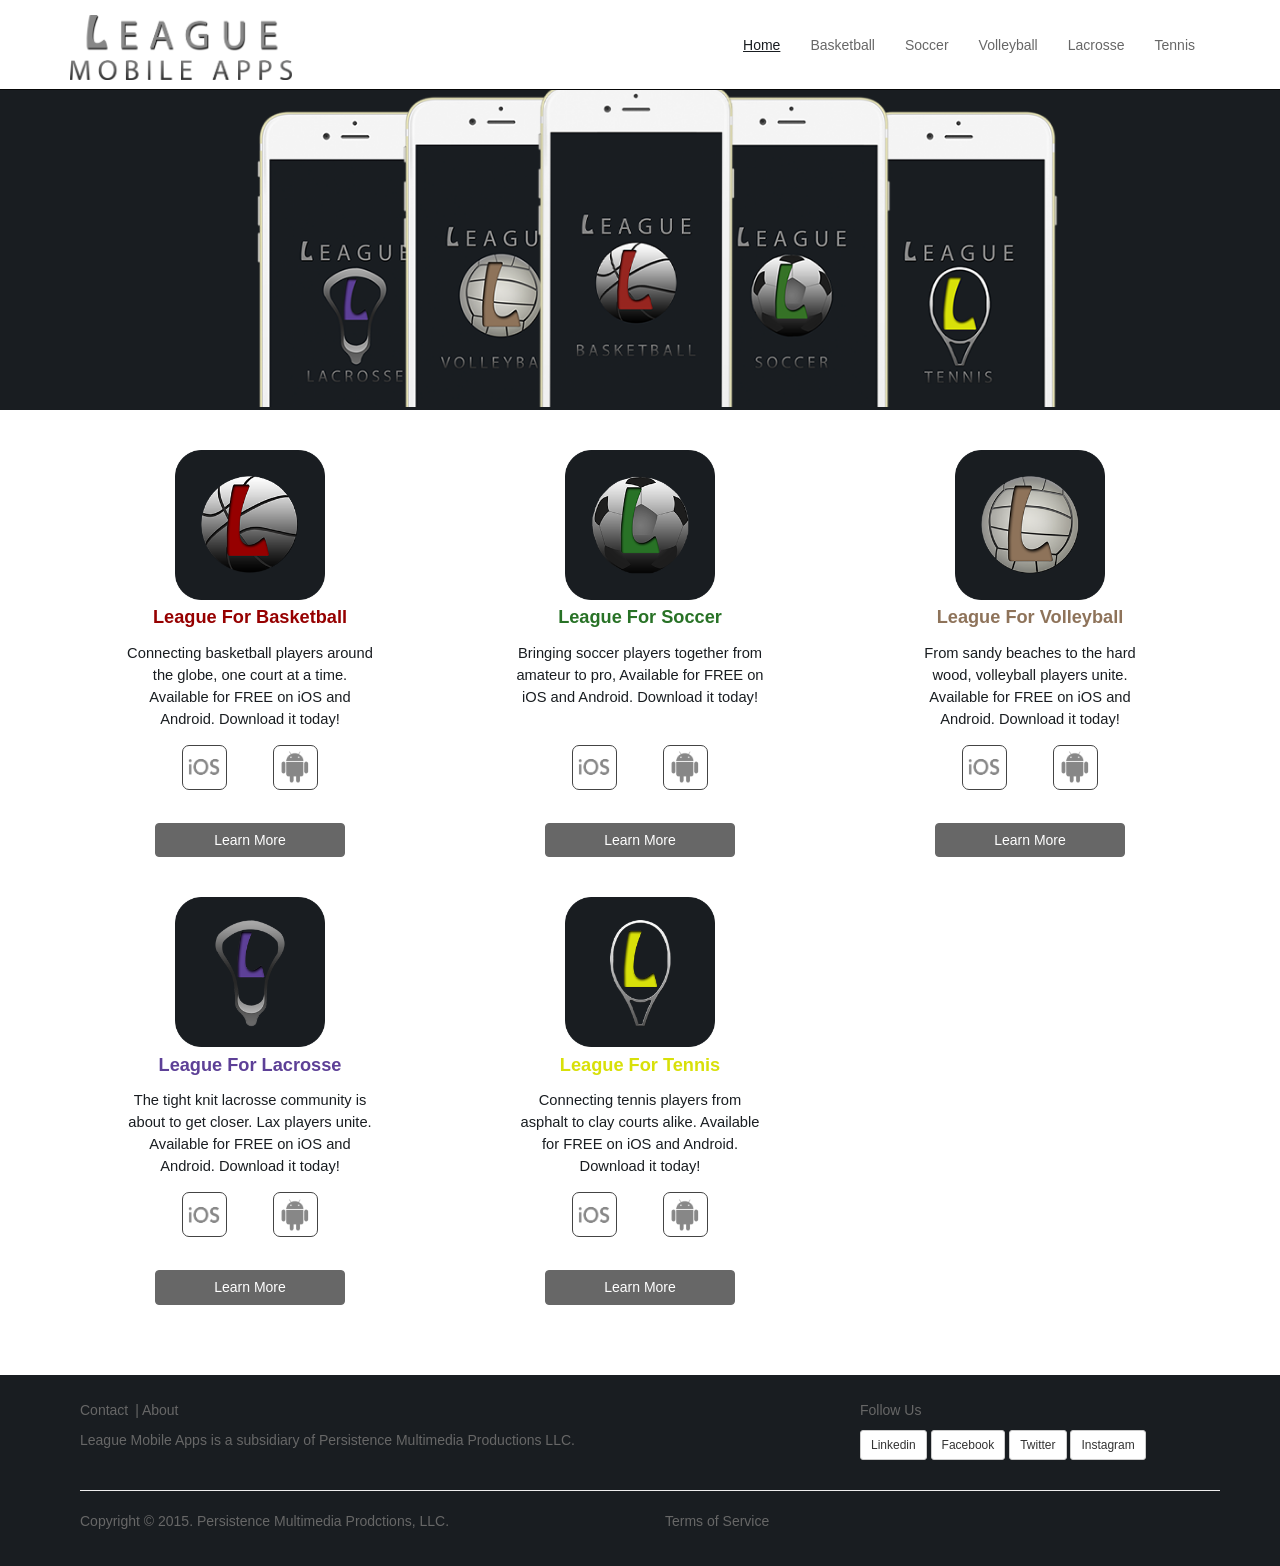
<file: site-archive/index.html>
<!DOCTYPE html>
<html lang="en">
<head>
<meta charset="UTF-8">
<meta name="description" content="League Mobile Apps is where sports and mobile technology come to play.">
<meta name="keywords" content="sports mobile apps, basketbal, tennis, soccer, volleyball, lacrosse, competitve sports, geolocation, mobile technology, sports app, basketball app, volleyball app, tennis app, soccer app, lacrosse app">
<meta name="author" content="Sheldon Bradley">
<meta property="og:image" content="http://www.leaguemobileapps.com/images/fBOpenGraph.jpg">
<meta name="viewport" content="width=device-width, initial-scale=1">
<title>League Mobile Apps</title>
<link rel="stylesheet" href="https://maxcdn.bootstrapcdn.com/bootstrap/3.3.4/css/bootstrap.min.css">

<link rel="stylesheet" href="css/LeagueSite.css">
<link rel="stylesheet" href="css/responsive.css">
<script src="https://ajax.googleapis.com/ajax/libs/jquery/1.11.2/jquery.min.js"></script>
<script src="https://maxcdn.bootstrapcdn.com/bootstrap/3.3.4/js/bootstrap.min.js"></script>
<script type="text/javascript" src="//s7.addthis.com/js/300/addthis_widget.js#pubid=ra-4e3326690eba0b19" async="async"></script>
<script type="text/javascript" src="js/gaTrackingCode.js"></script>
</head>
<body>
<nav id="myNavbar" class="navbar navbar-default navbar-inverse navbar-fixed-top " role="navigation">
    <!-- Brand and toggle get grouped for better mobile display -->
    <div class="container">
        <div class="navbar-header">
            <button type="button" class="navbar-toggle" data-toggle="collapse" data-target="#navbarCollapse">
                <span class="sr-only">Toggle navigation</span>
                <span class="icon-bar"></span>
                <span class="icon-bar"></span>
                <span class="icon-bar"></span>
            </button>
             <a class="navbar-brand" href="index.html"><img src="images/leagueBrandHeader.png" ></a>
        </div>
        <!-- Collect the nav links, forms, and other content for toggling -->
        <div class="collapse navbar-collapse navbar-right" id="navbarCollapse">
            <ul class="nav navbar-nav">
                <li class="active"><a href="index.html">Home</a></li>
                <li><a href="basketball.html">Basketball</a></li>
                <li><a href="soccer.html">Soccer</a></li>
                <li><a href="volleyball.html">Volleyball</a></li>
                <li><a href="lacrosse.html">Lacrosse</a></li>
                <li><a href="tennis.html">Tennis</a></li>
            </ul>
        </div>
    </div>
</nav>
<div id="home-banner">
        <div class="container clearfix">
                <div class="grid_12 no-margin">
                        <a href="#"></a>
                </div>
        </div>
    </div>
<div id="homeCntContainer" class="container">
    
    <div class="row productListing">
        <div class="col-sm-6 col-md-4 icon_Grid">
            <a href="basketball.html" class="logo basketballApp"></a>
            <h3 class="leagueRed logo-heading">League For Basketball</h3>
            <p>Connecting basketball players around the globe, one court at a time. Available for FREE on iOS and Android. Download it today!</p>
            <div class="supported-os mobile-hide">
                    <a id="Basketball" href="http://goo.gl/tjdCRS" target="_blank"><span class="ios"></span></a>
                    <a id="Basketball" href="http://goo.gl/QbXijH" target="_blank"><span class="and"></span></a>
            </div>
            <div class="clear-both content-center">
                <a href="basketball.html" class="btn gray">Learn More</a>
            </div>
        </div>
        <div class="col-sm-6 col-md-4 icon_Grid">
             <a href="soccer.html" class="logo soccerApp"></a>
            <h3 class="leagueGreen logo-heading">League For Soccer</h3>
            <p>Bringing soccer players together from amateur to pro, Available for FREE on iOS and Android. Download it today!</p>
            <div class="supported-os mobile-hide">
                    <a id="Soccer" href="https://goo.gl/Dx3IbH" target="_blank"><span class="ios"></span> </a>
                    <a id="Soccer" href="http://goo.gl/giSQlx" target="_blank"><span class="and"></span></a>
            </div>
            <div class="clear-both content-center">
                <a href="soccer.html" class="btn gray">Learn More</a>
            </div>
        </div>
        <div class="col-sm-6 col-md-4 icon_Grid">
            <a href="volleyball.html" class="logo volleyballApp"></a>
            <h3 class="leagueBrown logo-heading">League For Volleyball</h3>
            <p>From sandy beaches to the hard wood, volleyball players unite. Available for FREE on iOS and Android. Download it today!</p>
            <div class="supported-os mobile-hide">
                    <a id="Volleyball" href="http://goo.gl/KojAJb" target="_blank"><span class="ios"></span></a>
                    <a id="Volleyball" href="http://goo.gl/t77SJH" target="_blank"><span class="and"></span></a>
            </div>
            <div class="clear-both content-center">
                <a href="volleyball.html" class="btn gray">Learn More</a>
            </div>
            
        </div>  
        <div class="col-sm-6 col-md-4 icon_Grid">
            <a href="lacrosse.html" class="logo lacrosseApp"></a>
            <h3 class="leaguePurple logo-heading">League For Lacrosse</h3>
            <p>The tight knit lacrosse community is about to get closer. Lax players unite. Available for FREE on iOS and Android. Download it today!</p>
            <div class="supported-os mobile-hide">
                    <a id="Lacrosse" href="http://goo.gl/xxwh9I" target="_blank"><span class="ios"></span></a>
                    <a id="Lacrosse" href="http://goo.gl/CC7VUy" target="_blank"><span class="and"></span></a>
            </div>
            <div class="clear-both content-center">
                <a href="lacrosse.html" class="btn gray">Learn More</a>
            </div>
        </div>
        <div class="col-sm-6 col-md-4 icon_Grid">
             <a href="tennis.html" class="logo tennisApp"></a>
            <h3 class="leagueYellow logo-heading">League For Tennis</h3>
            <p>Connecting tennis players from asphalt to clay courts alike. Available for FREE on iOS and Android. Download it today!</p>
            <div class="supported-os mobile-hide">
                    <a href="https://goo.gl/KHkRdt" target="_blank"><span class="ios"></span></a>
                    <a href="http://goo.gl/VzBqtt" target="_blank"><span class="and"></span></a>
            </div>
            <div class="clear-both content-center">
                <a href="tennis.html" class="btn gray">Learn More</a>
            </div>
        </div>
        
   
    </div>
    
    <div class="lower-social-share">
        
        <!-- Go to www.addthis.com/dashboard to customize your tools -->
        <div class="addthis_native_toolbox"></div>
        
    </div>
    
  
    
</div>





<footer>
     <div class="container">
        <div class="row">
            <div class="col-xs-12 col-md-8 secondary-foot-links">
                <p><a href="mailto:support@leaguemobileapps.com">Contact</a> | <a href="about.html">About</a></p>
                <p>League Mobile Apps is a subsidiary of Persistence Multimedia Productions LLC.</p>
                
                
            </div>
             <div class="col-xs-12 col-md-4">
                <p>Follow Us</p>
                <p>
                    <a href="https://www.linkedin.com/company/league-mobile-apps" target="_blank" class="btn btn-sm btn-default">Linkedin</a>
                    <a href="https://www.facebook.com/LeagueMobileApps" target="_blank" class="btn btn-sm btn-default">Facebook</a>
                    <a href="https://twitter.com/leaguemobileapp" target="_blank" class="btn btn-sm btn-default">Twitter</a>
                    <a href="https://instagram.com/leaguemobileapps/" target="_blank" class="btn btn-sm btn-default">Instagram</a>
                </p>
            </div>
        </div>
        
        <hr>
        
        <div class="row">
            <div class="col-xs-12 col-md-6">
                <p>Copyright &#169; 2015. Persistence Multimedia Prodctions, LLC.</p>
            </div>
            <div class="col-xs-12 col-md-6 lower-footer-links" >
                <p><a href="terms.html">Terms of Service</a></p>
            </div>
            
        </div>
        
        
     </div>
</footer>
</body>
</html>
</file>
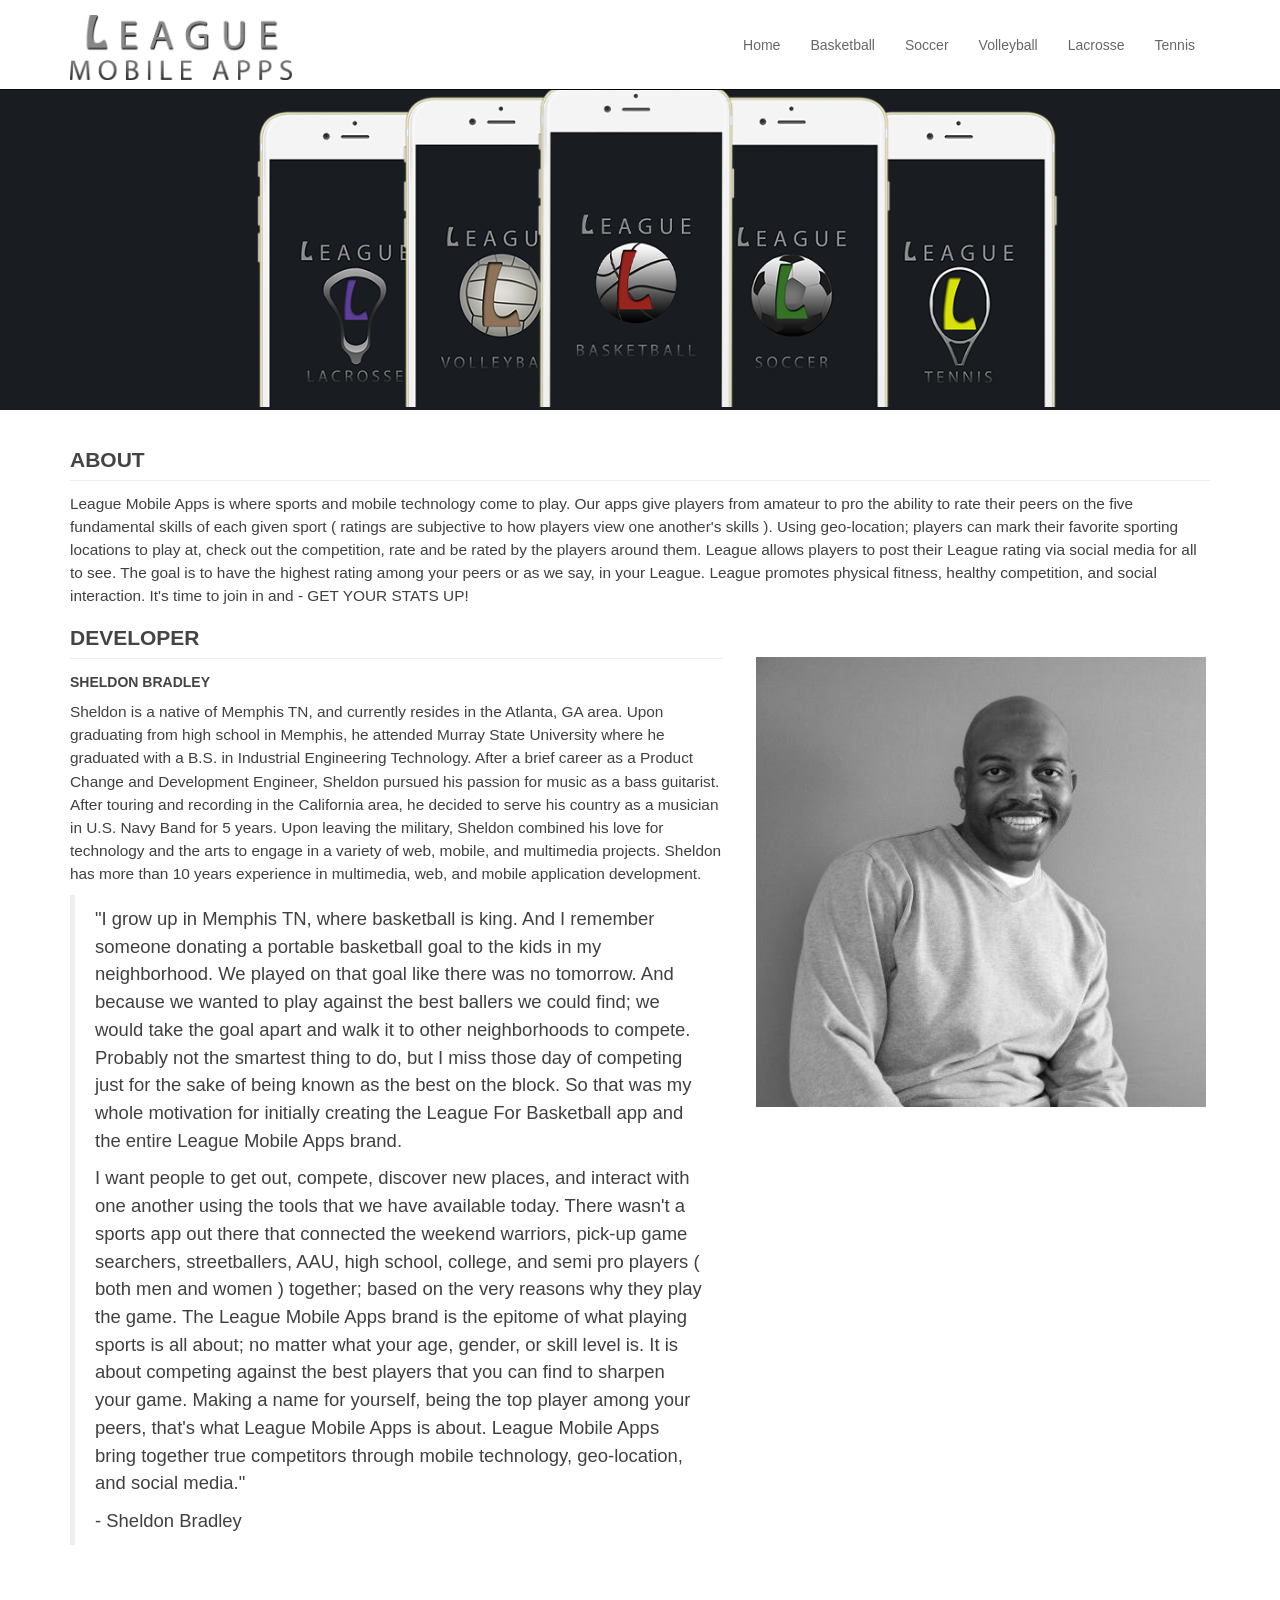
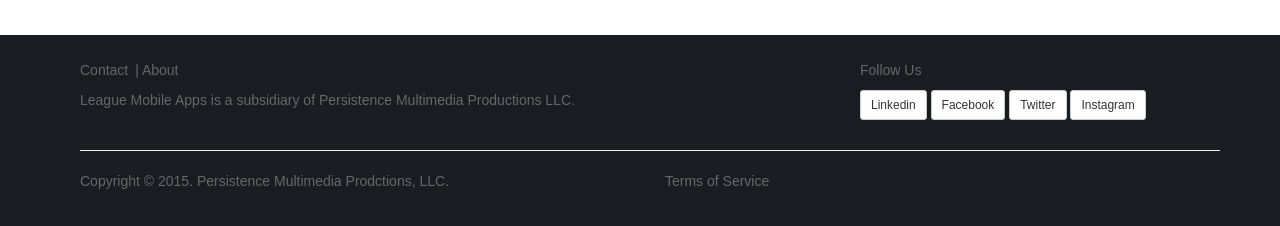
<file: site-archive/about.html>
<!DOCTYPE html>
<html lang="en">
<head>
<meta charset="UTF-8">
<meta name="description" content="League Mobile Apps is where sports and mobile technology come to play.">
<meta name="keywords" content="sports mobile apps, basketbal, tennis, soccer, volleyball, lacrosse, competitve sports, geolocation, mobile technology, sports app, basketball app, volleyball app, tennis app, soccer app, lacrosse app">
<meta name="author" content="Sheldon Bradley">
<meta property="og:image" content="http://www.leaguemobileapps.com/images/fBOpenGraph.jpg">
<meta name="viewport" content="width=device-width, initial-scale=1">
<title>About League Mobile Apps</title>
<link rel="stylesheet" href="https://maxcdn.bootstrapcdn.com/bootstrap/3.3.4/css/bootstrap.min.css">

<link rel="stylesheet" href="css/LeagueSite.css">
<link rel="stylesheet" href="css/responsive.css">
<script src="https://ajax.googleapis.com/ajax/libs/jquery/1.11.2/jquery.min.js"></script>
<script src="https://maxcdn.bootstrapcdn.com/bootstrap/3.3.4/js/bootstrap.min.js"></script>
<script type="text/javascript" src="//s7.addthis.com/js/300/addthis_widget.js#pubid=ra-4e3326690eba0b19" async="async"></script>
<script type="text/javascript" src="js/gaTrackingCode.js"></script>
</head>
<body>
<nav id="myNavbar" class="navbar navbar-default navbar-inverse navbar-fixed-top " role="navigation">
    <!-- Brand and toggle get grouped for better mobile display -->
    <div class="container">
        <div class="navbar-header">
            <button type="button" class="navbar-toggle" data-toggle="collapse" data-target="#navbarCollapse">
                <span class="sr-only">Toggle navigation</span>
                <span class="icon-bar"></span>
                <span class="icon-bar"></span>
                <span class="icon-bar"></span>
            </button>
             <a class="navbar-brand" href="index.html"><img src="images/leagueBrandHeader.png" ></a>
        </div>
        <!-- Collect the nav links, forms, and other content for toggling -->
        <div class="collapse navbar-collapse navbar-right" id="navbarCollapse">
            <ul class="nav navbar-nav">
                <li><a href="index.html">Home</a></li>
                <li><a href="basketball.html">Basketball</a></li>
                <li><a href="soccer.html">Soccer</a></li>
                <li><a href="volleyball.html">Volleyball</a></li>
                <li><a href="lacrosse.html">Lacrosse</a></li>
                <li><a href="tennis.html">Tennis</a></li>
            </ul>
        </div>
    </div>
</nav>
<div id="home-banner">
        <div class="container clearfix">
                <div class="grid_12 no-margin">
                        <a href="index.html"></a>
                </div>
        </div>
    </div>
<div id="aboutCntContainer" class="container">
    
    <div class="row">
        
         <div class="col-xs-12 col-sm-12">
            
            <h4>About</h4>
            
            <p>League Mobile Apps is where sports and mobile technology come to play. Our apps give players from amateur to pro the ability to rate their peers on the five fundamental skills of each given sport ( ratings are subjective to how players view one another's skills ). Using geo-location; players can mark their favorite sporting locations to play at, check out the competition, rate and be rated by the players around them. League allows players to post their League rating via social media for all to see. The goal is to have the highest rating among your peers or as we say, in your League. League promotes physical fitness, healthy competition, and social interaction.
It's time to join in and - GET YOUR STATS UP!</p>
         
         </div>
        
    </div>
    
    <div class="row">
        
        
        
        
         <div class="col-xs-12 col-sm-7">
            
            <h4>Developer</h4>
            
            <h6>Sheldon Bradley</h6>
            
            <p>Sheldon is a native of Memphis TN, and currently resides in the Atlanta, GA area. Upon graduating from high school in Memphis, he attended Murray State University where he graduated with a B.S. in Industrial Engineering Technology. After a brief career as a Product Change and Development Engineer, Sheldon pursued his passion for music as a bass guitarist. After touring and recording in the California area, he decided to serve his country as a musician in U.S. Navy Band for 5 years. Upon leaving the military, Sheldon combined his love for technology and the arts to engage in a variety of web, mobile, and multimedia projects. Sheldon has more than 10 years experience in multimedia, web, and mobile application development.</p>
            
            <blockquote><p>"I grow up in Memphis TN, where basketball is king. And I remember someone donating a portable basketball goal to the kids in my neighborhood. We played on that goal like there was no tomorrow. And because we wanted to play against the best ballers we could find; we would take the goal apart and walk it to other neighborhoods to compete. Probably not the smartest thing to do, but I miss those day of competing just for the sake of being known as the best on the block. So that was my whole motivation for initially creating the League For Basketball app and the entire League Mobile Apps brand.</p> <p>I want people to get out, compete, discover new places, and interact with one another using the tools that we have available today. There wasn't a sports app out there that connected the weekend warriors, pick-up game searchers, streetballers, AAU, high school, college, and semi pro players ( both men and women ) together; based on the very reasons why they play the game. The League Mobile Apps brand is the epitome of what playing sports is all about; no matter what your age, gender, or skill level is. It is about competing against the best players that you can find to sharpen your game. Making a name for yourself, being the top player among your peers, that's what League Mobile Apps is about. League Mobile Apps bring together true competitors through mobile technology, geo-location, and social media."</p><p class="cited">- Sheldon Bradley</p></blockquote>
         
         </div>
        
        <div class="col-xs-12 col-sm-5 team-photo">
            
        </div>
        
        
        
    </div>
    
    
    <div class="lower-social-share">
        
        <!-- Go to www.addthis.com/dashboard to customize your tools -->
        <div class="addthis_native_toolbox"></div>
        
    </div>  
  
    
</div>





<footer>
     <div class="container">
        <div class="row">
            <div class="col-xs-12 col-md-8 secondary-foot-links">
                <p><a href="mailto:support@leaguemobileapps.com">Contact</a> | <a href="#">About</a></p>
                <p>League Mobile Apps is a subsidiary of Persistence Multimedia Productions LLC.</p>
                
                
            </div>
             <div class="col-xs-12 col-md-4">
                <p>Follow Us</p>
                <p>
                    <a href="https://www.linkedin.com/company/league-mobile-apps" target="_blank" class="btn btn-sm btn-default">Linkedin</a>
                    <a href="https://www.facebook.com/LeagueMobileApps" target="_blank" class="btn btn-sm btn-default">Facebook</a>
                    <a href="https://twitter.com/leaguemobileapp" target="_blank" class="btn btn-sm btn-default">Twitter</a>
                    <a href="https://instagram.com/leaguemobileapps/" target="_blank" class="btn btn-sm btn-default">Instagram</a>
                </p>
            </div>
        </div>
        
        <hr>
        
        <div class="row">
            <div class="col-xs-12 col-md-6">
                <p>Copyright &#169; 2015. Persistence Multimedia Prodctions, LLC.</p>
            </div>
            <div class="col-xs-12 col-md-6 lower-footer-links" >
                <p><a href="terms.html">Terms of Service</a></p>
            </div>
            
        </div>
        
        
     </div>
</footer>
</body>
</html>
</file>
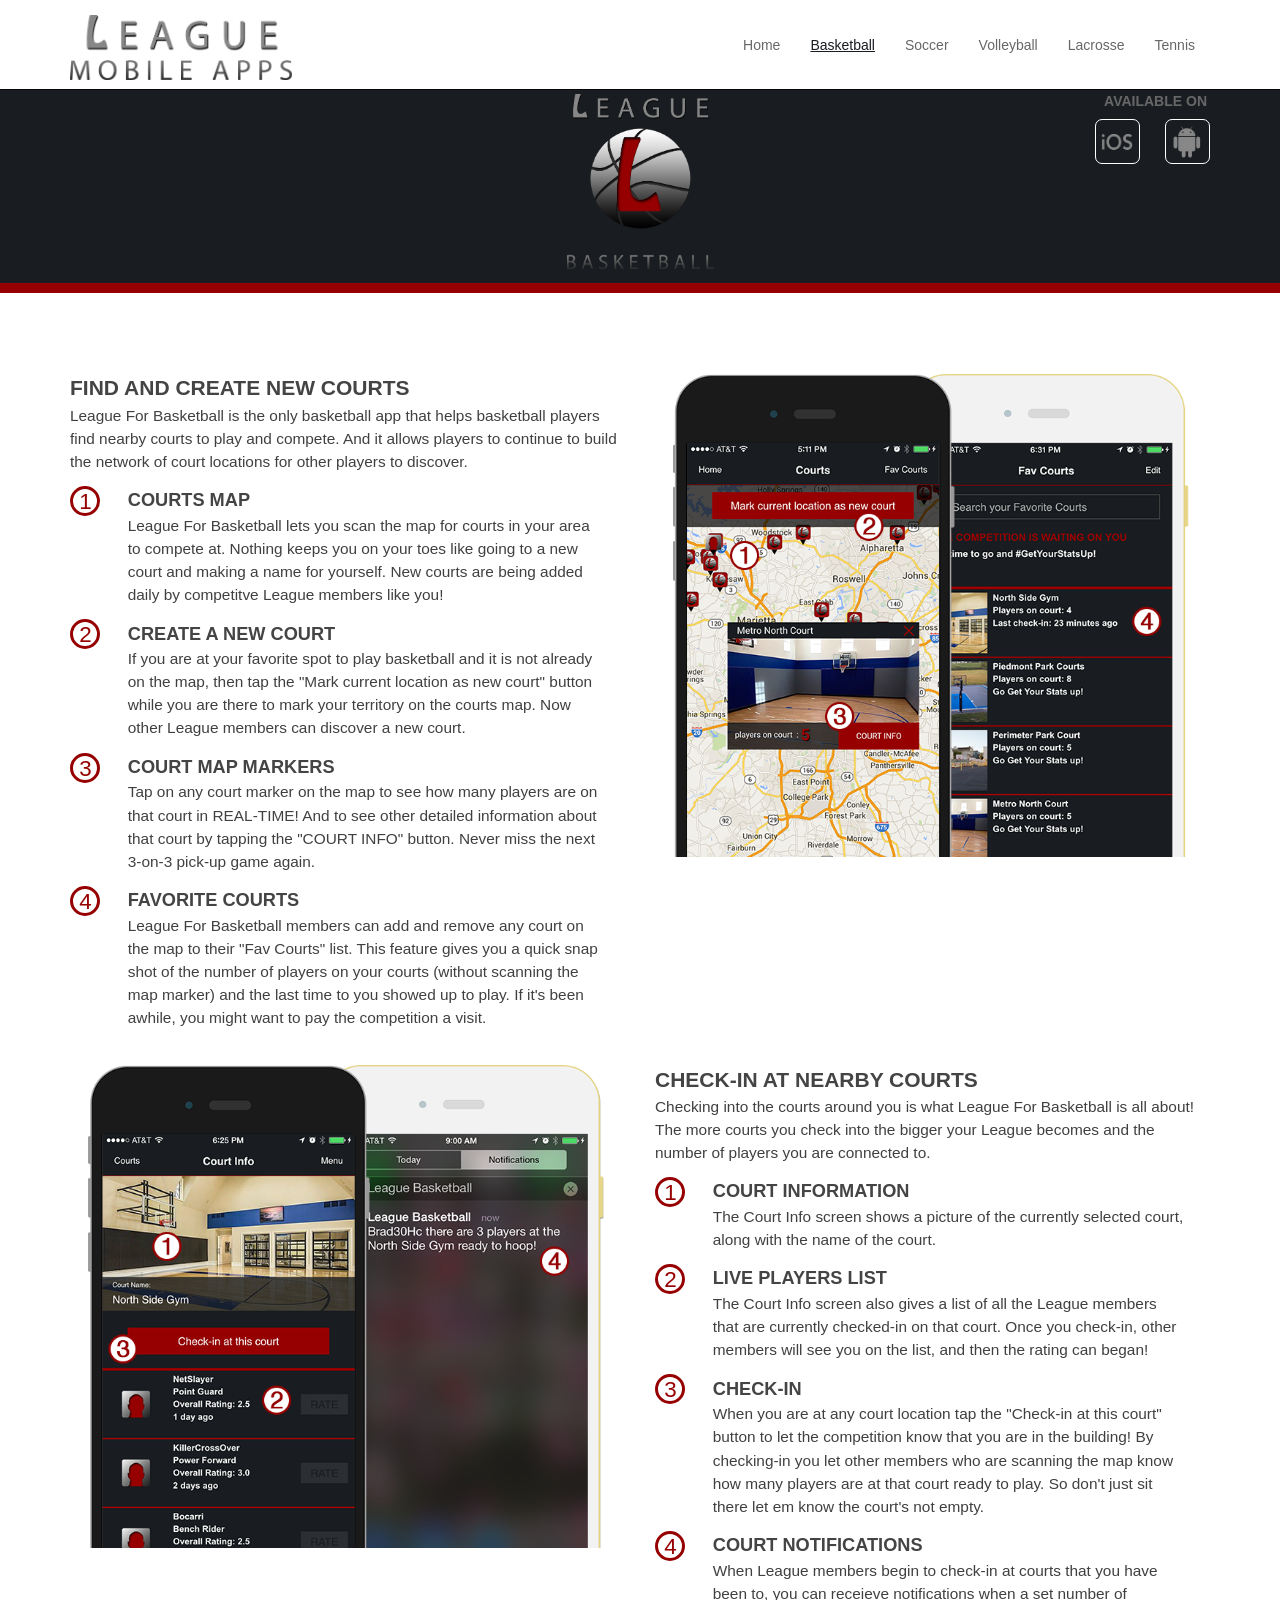
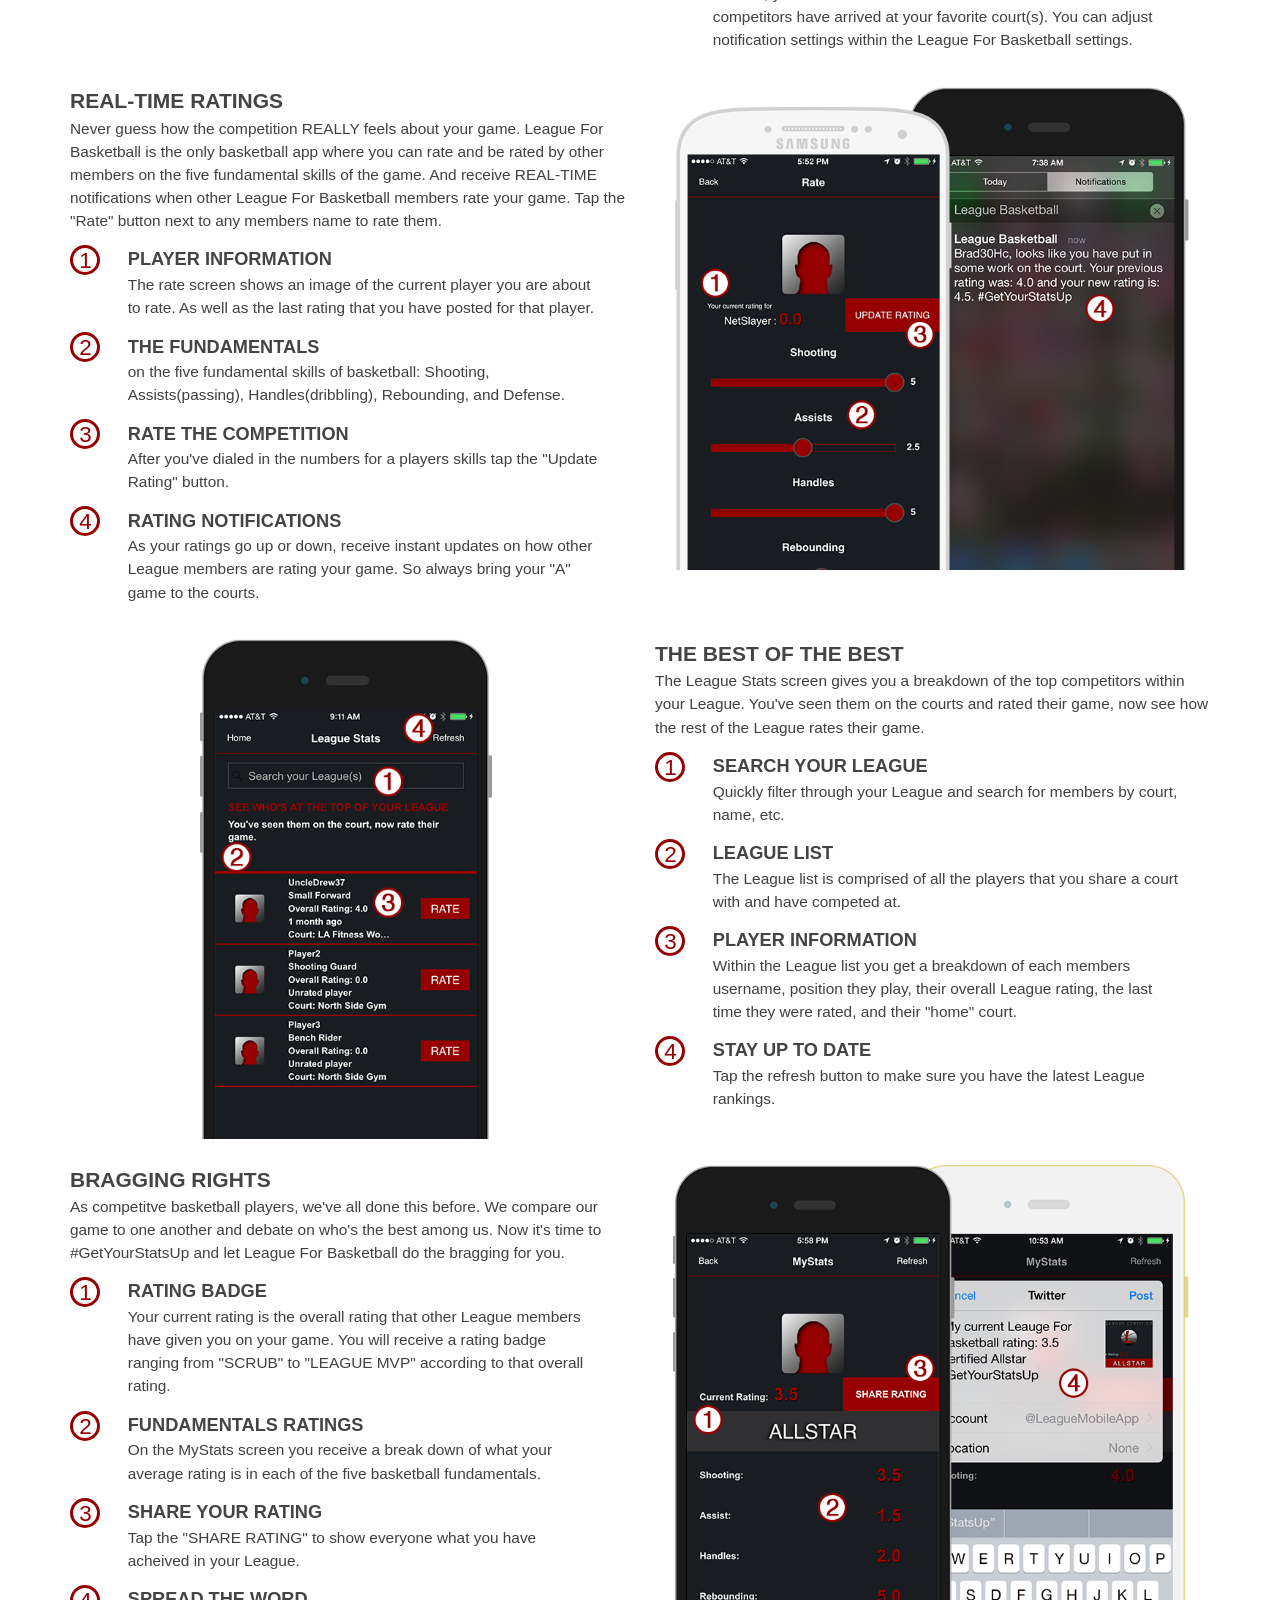
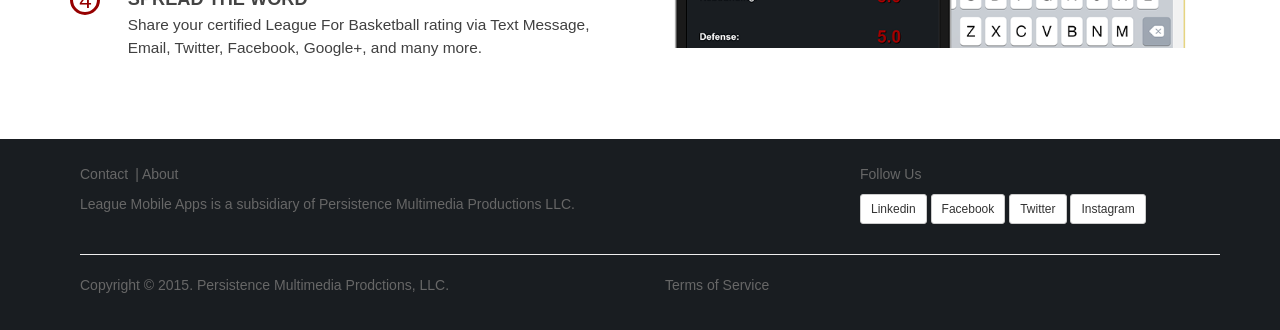
<file: site-archive/basketball.html>
<!DOCTYPE html>
<html lang="en">
<head>
<meta charset="UTF-8">
<meta name="description" content="League For Basketball is a mobile app where sports and mobile technology come to play. This app will give basketball players from amateur to pro the ability to rate their peers on the five fundamental skills of basketball ( ratings are subjective to how players view one another's skills ). Using geo-location; players can mark their favorite courts to play at, check out the competition, rate and be rated by the players around them. League allows players to post their League rating via social media for all to see. The goal is to have the highest rating among your peers or as we say, in your League. League promotes physical fitness, healthy competition, and social interaction.
It�s time to join in and - GET YOUR STATS UP!">
<meta name="keywords" content="sports mobile apps, basketball, basketball app, basketball league, basketball league, find basketball courts, basketball gym, 3 on 3 basketball, basketball courts, pick-up basketball games, basketball stats, basketball point guard, basketball center, basketball small forward, basketball power forward, basketball shooting guard">
<meta name="author" content="Sheldon Bradley">
<meta property="og:image" content="http://www.leaguemobileapps.com/images/fBOpenGraph.jpg">    
<meta name="viewport" content="width=device-width, initial-scale=1">
<title>League For Basketball</title>
<link rel="stylesheet" href="https://maxcdn.bootstrapcdn.com/bootstrap/3.3.4/css/bootstrap.min.css">

<link rel="stylesheet" href="css/LeagueSite.css">
<link rel="stylesheet" href="css/responsive.css">
<script src="https://ajax.googleapis.com/ajax/libs/jquery/1.11.2/jquery.min.js"></script>
<script src="https://maxcdn.bootstrapcdn.com/bootstrap/3.3.4/js/bootstrap.min.js"></script>
<!-- Go to www.addthis.com/dashboard to customize your tools -->
<script type="text/javascript" src="//s7.addthis.com/js/300/addthis_widget.js#pubid=ra-4e3326690eba0b19" async="async"></script>
<script type="text/javascript" src="js/gaTrackingCode.js"></script>
</head>
<body>
<nav id="myNavbar" class="navbar navbar-default navbar-inverse navbar-fixed-top " role="navigation">
    <!-- Brand and toggle get grouped for better mobile display -->
    <div class="container">
        <div class="navbar-header">
            <button type="button" class="navbar-toggle" data-toggle="collapse" data-target="#navbarCollapse">
                <span class="sr-only">Toggle navigation</span>
                <span class="icon-bar"></span>
                <span class="icon-bar"></span>
                <span class="icon-bar"></span>
            </button>
            <a class="navbar-brand" href="index.html"><img src="images/leagueBrandHeader.png" ></a>
        </div>
        <!-- Collect the nav links, forms, and other content for toggling -->
        <div class="collapse navbar-collapse navbar-right" id="navbarCollapse">
            <ul class="nav navbar-nav">
                <li><a href="index.html">Home</a></li>
                <li class="active"><a href="basketball.html">Basketball</a></li>
                <li><a href="soccer.html">Soccer</a></li>
                <li><a href="volleyball.html">Volleyball</a></li>
                <li><a href="lacrosse.html">Lacrosse</a></li>
                <li><a href="tennis.html">Tennis</a></li>
            </ul>
        </div>
    </div>
</nav>
<!--<div class="app-strip strip-basketball">    
</div>-->

<div class="app-brand-logo strip-basketball">
    
    <div class="container">
        
        <div class="row">
            <div class="col-xs-3"></div> 
            <div class="col-xs-6 bLogo brand-basketball"></div> 
            <div class="col-xs-3 app-social-right">
                <h5 class="mobile-hide">Available on</h5>
                <div class="platform-icons mobile-hide">
                    <a id="Basketball" href="http://goo.gl/tjdCRS" target="_blank"><span class="ios"></span></a>
                    <a id="Basketball" href="http://goo.gl/QbXijH" target="_blank"><span class="and"></span></a>
                    
                </div>
                <div class="social-share">
                    
                    <!-- Go to www.addthis.com/dashboard to customize your tools -->
                    <div class="addthis_native_toolbox"></div>
                    
                </div>
                
            </div> 
        </div>
        
    </div>
    
</div>


<div class="container appCntContainer">
    
    <div class="row mobile-only">
    
        <div class="col-xs-12 app-social-center">
            <h5 class="mobile-hide">Download for free on</h5>
            <div class="platform-icons mobile-hide">
                <a id="Basketball" href="http://goo.gl/tjdCRS" target="_blank"><span class="ios"></span></a>
                <a id="Basketball" href="http://goo.gl/QbXijH" target="_blank"><span class="and"></span></a>
            </div>
            <h5 style="margin-top: 10px;" class="mobile-hide">(Tap Icon To Choose Platform)</h5>
            
        </div> 
    
    
    </div>
    
    <div class="row feature-container">
        
        <div class="col-xs-12 col-sm-6 feature-copy">
            
            <h4>Find and create new courts</h4>
            
            <p>League For Basketball is the only basketball app that helps basketball players find nearby courts to play and compete. And it allows players to continue to build the network of court locations for other players to discover.</p>
            
            <div class="bullet bullet-basketball">1</div>
        
            <div class="copy">
                <h6>Courts Map</h6>
                <p>League For Basketball lets you scan the map for courts in your area to compete at. Nothing keeps you on your toes like going to a new court and making a name for yourself. New courts are being added daily by competitve League members like you!</p>
            </div>
            
            <div class="bullet bullet-basketball">2</div>
        
            <div class="copy">
                <h6>Create a new court</h6>
                <p>If you are at your favorite spot to play basketball and it is not already on the map, then tap the "Mark current location as new court" button while you are there to mark your territory on the courts map. Now other League members can discover a new court.</p>
            </div>
            
            <div class="bullet bullet-basketball">3</div>
        
            <div class="copy">
                <h6>Court map markers</h6>
                <p>Tap on any court marker on the map to see how many players are on that court in REAL-TIME! And to see other detailed information about that court by tapping the "COURT INFO" button. Never miss the next 3-on-3 pick-up game again.</p>
            </div>
            
            <div class="bullet bullet-basketball">4</div>
        
            <div class="copy">
                <h6>Favorite courts</h6>
                <p>League For Basketball members can add and remove any court on the map to their "Fav Courts" list. This feature gives you a quick snap shot of the number of players on your courts (without scanning the map marker) and the last time to you showed up to play. If it's been awhile, you might want to pay the competition a visit.</p>
            </div>
            
        </div>
        
        
        <div class="col-xs-12 col-sm-6 feature-graphic feature1-basketball">
          
        </div>
        
        
    </div>
   
   
    <div class="row feature-container">
           
        
        <div class="col-xs-12 col-sm-6 col-sm-push-6 feature-copy">
            
            <h4>Check-in at nearby courts</h4>
            
            <p>Checking into the courts around you is what League For Basketball is all about! The more courts you check into the bigger your League becomes and the number of players you are connected to.</p>
                
            <div class="bullet bullet-basketball">1</div>
        
            <div class="copy">
                <h6>Court Information</h6>
                <p>The Court Info screen shows a picture of the currently selected court, along with the name of the court.</p>
            </div>
            
            <div class="bullet bullet-basketball">2</div>
            
            <div class="copy">
                <h6>Live players list</h6>
                <p>The Court Info screen also gives a list of all the League members that are currently checked-in on that court. Once you check-in, other members will see you on the list, and then the rating can began!</p>
            </div>
            
            
            <div class="bullet bullet-basketball">3</div>
        
            <div class="copy">
                <h6>Check-in</h6>
                <p>When you are at any court location tap the "Check-in at this court" button to let the competition know that you are in the building! By checking-in you let other members who are scanning the map know how many players are at that court ready to play. So don't just sit there let em know the court's not empty.</p>
            </div>
            
            <div class="bullet bullet-basketball">4</div>
        
            <div class="copy">
                <h6>Court Notifications</h6>
                <p>When League members begin to check-in at courts that you have been to, you can receieve notifications when a set number of competitors have arrived at your favorite court(s). You can adjust notification settings within the League For Basketball settings. </p>
            </div>
        
            
        </div>
        
        <div class="col-xs-12 col-sm-6 col-sm-pull-6 feature-graphic feature2-basketball">
            
           
        </div>
            
        
        
        
    </div>
   
   
    <div class="row feature-container">
        
        <div class="col-xs-12 col-sm-6 feature-copy">
            
            <h4>real-time ratings</h4>
            
            <p>Never guess how the competition REALLY feels about your game. League For Basketball is the only basketball app where you can rate and be rated by other members on the five fundamental skills of the game. And receive REAL-TIME notifications when other League For Basketball members rate your game. Tap the "Rate" button next to any members name to rate them.</p>
            <div class="bullet bullet-basketball">1</div>
        
            <div class="copy">
                <h6>Player information</h6>
                <p>The rate screen shows an image of the current player you are about to rate. As well as the last rating that you have posted for that player.</p>
            </div>
            
            <div class="bullet bullet-basketball">2</div>
        
            <div class="copy">
                <h6>The Fundamentals</h6>
                <p> on the five fundamental skills of basketball: Shooting, Assists(passing), Handles(dribbling), Rebounding, and Defense.</p>
            </div>
            
            <div class="bullet bullet-basketball">3</div>
        
            <div class="copy">
                <h6>Rate the competition</h6>
                <p>After you've dialed in the numbers for a players skills tap the "Update Rating" button.</p>
            </div>
            
            <div class="bullet bullet-basketball">4</div>
            
            <div class="copy">
                <h6>Rating Notifications</h6>
                <p>As your ratings go up or down, receive instant updates on how other League members are rating your game. So always bring your "A" game to the courts.</p>
            </div>
            
        </div>
        
        
        <div class="col-xs-12 col-sm-6 feature-graphic feature3-basketball">
            
          
            
        </div>
        
    </div>
   
   
    <div class="row feature-container">
        
        
        
        <div class="col-xs-12 col-sm-6 col-sm-push-6 feature-copy">
            
            <h4>The best of the best</h4>
            
            <p>The League Stats screen gives you a breakdown of the top competitors within your League. You've seen them on the courts and rated their game, now see how the rest of the League rates their game.</p>
            
            <div class="bullet bullet-basketball">1</div>
        
            <div class="copy">
                <h6>Search your league</h6>
                <p>Quickly filter through your League and search for members by court, name, etc. </p>
            </div>
            
            <div class="bullet bullet-basketball">2</div>
        
            <div class="copy">
                <h6>League List</h6>
                <p>The League list is comprised of all the players that you share a court with and have competed at.</p>
            </div>
            
            <div class="bullet bullet-basketball">3</div>
        
            <div class="copy">
                <h6>Player Information</h6>
                <p>Within the League list you get a breakdown of each members username, position they play, their overall League rating, the last time they were rated, and their "home" court.</p>
            </div>
            
            <div class="bullet bullet-basketball">4</div>
            
            <div class="copy">
                <h6>Stay up to date</h6>
                <p>Tap the refresh button to make sure you have the latest League rankings.</p>
            </div>
            
        </div>
        
        <div class="col-xs-12 col-sm-6 col-sm-pull-6 feature-graphic feature4-basketball">
            
           
        </div>
        
        
        
    </div>
    
    <div class="row feature-container">
        
        <div class="col-xs-12 col-sm-6 feature-copy">
            
            <h4>Bragging rights</h4>
            
            <p>As competitve basketball players, we've all done this before. We compare our game to one another and debate on who's the best among us. Now it's time to #GetYourStatsUp and let League For Basketball do the bragging for you.</p>
            
            <div class="bullet bullet-basketball">1</div>
        
            <div class="copy">
                <h6>Rating Badge</h6>
                <p>Your current rating is the overall rating that other League members have given you on your game. You will receive a rating badge ranging from "SCRUB" to "LEAGUE MVP" according to that overall rating.  </p>
            </div>
            
            <div class="bullet bullet-basketball">2</div>
        
            <div class="copy">
                <h6>Fundamentals Ratings</h6>
                <p>On the MyStats screen you receive a break down of what your average rating is in each of the five basketball fundamentals.</p>
            </div>
            
            <div class="bullet bullet-basketball">3</div>
        
            <div class="copy">
                <h6>Share Your Rating</h6>
                <p>Tap the "SHARE RATING" to show everyone what you have acheived in your League.</p>
            </div>
            
            <div class="bullet bullet-basketball">4</div>
            
            <div class="copy">
                <h6>Spread the Word</h6>
                <p>Share your certified League For Basketball rating via Text Message, Email, Twitter, Facebook, Google+, and many more. </p>
            </div>
            
        </div>
        
        
        <div class="col-xs-12 col-sm-6 feature-graphic feature5-basketball">
            
        </div>
        
    </div>
        
   
</div>
    
    <div class="social-share mobile-only">
        
        <!-- Go to www.addthis.com/dashboard to customize your tools -->
        <div class="addthis_native_toolbox"></div>
        
    </div>
    
    
</div>


<footer>
     <div class="container">
        <div class="row">
            <div class="col-xs-12 col-md-8 secondary-foot-links">
                <p><a href="mailto:support@leaguemobileapps.com">Contact</a> | <a href="about.html">About</a></p>
                <p>League Mobile Apps is a subsidiary of Persistence Multimedia Productions LLC.</p>
                
                
            </div>
             <div class="col-xs-12 col-md-4">
                <p>Follow Us</p>
                <p>
                    <a href="https://www.linkedin.com/company/league-mobile-apps" target="_blank" class="btn btn-sm btn-default">Linkedin</a>
                    <a href="https://www.facebook.com/LeagueMobileApps" target="_blank" class="btn btn-sm btn-default">Facebook</a>
                    <a href="https://twitter.com/league4BballApp" target="_blank" class="btn btn-sm btn-default">Twitter</a>
                    <a href="https://instagram.com/leaguebasketball_app/" target="_blank" class="btn btn-sm btn-default">Instagram</a>
                </p>
            </div>
        </div>
        
        <hr>
        
        <div class="row">
            <div class="col-xs-12 col-md-6">
                <p>Copyright &#169; 2015. Persistence Multimedia Prodctions, LLC.</p>
            </div>
            <div class="col-xs-12 col-md-6 lower-footer-links" >
                <p><a href="terms.html">Terms of Service</a></p>
            </div>
            
        </div>
        
        
     </div>
</footer>

</body>
</html>
</file>
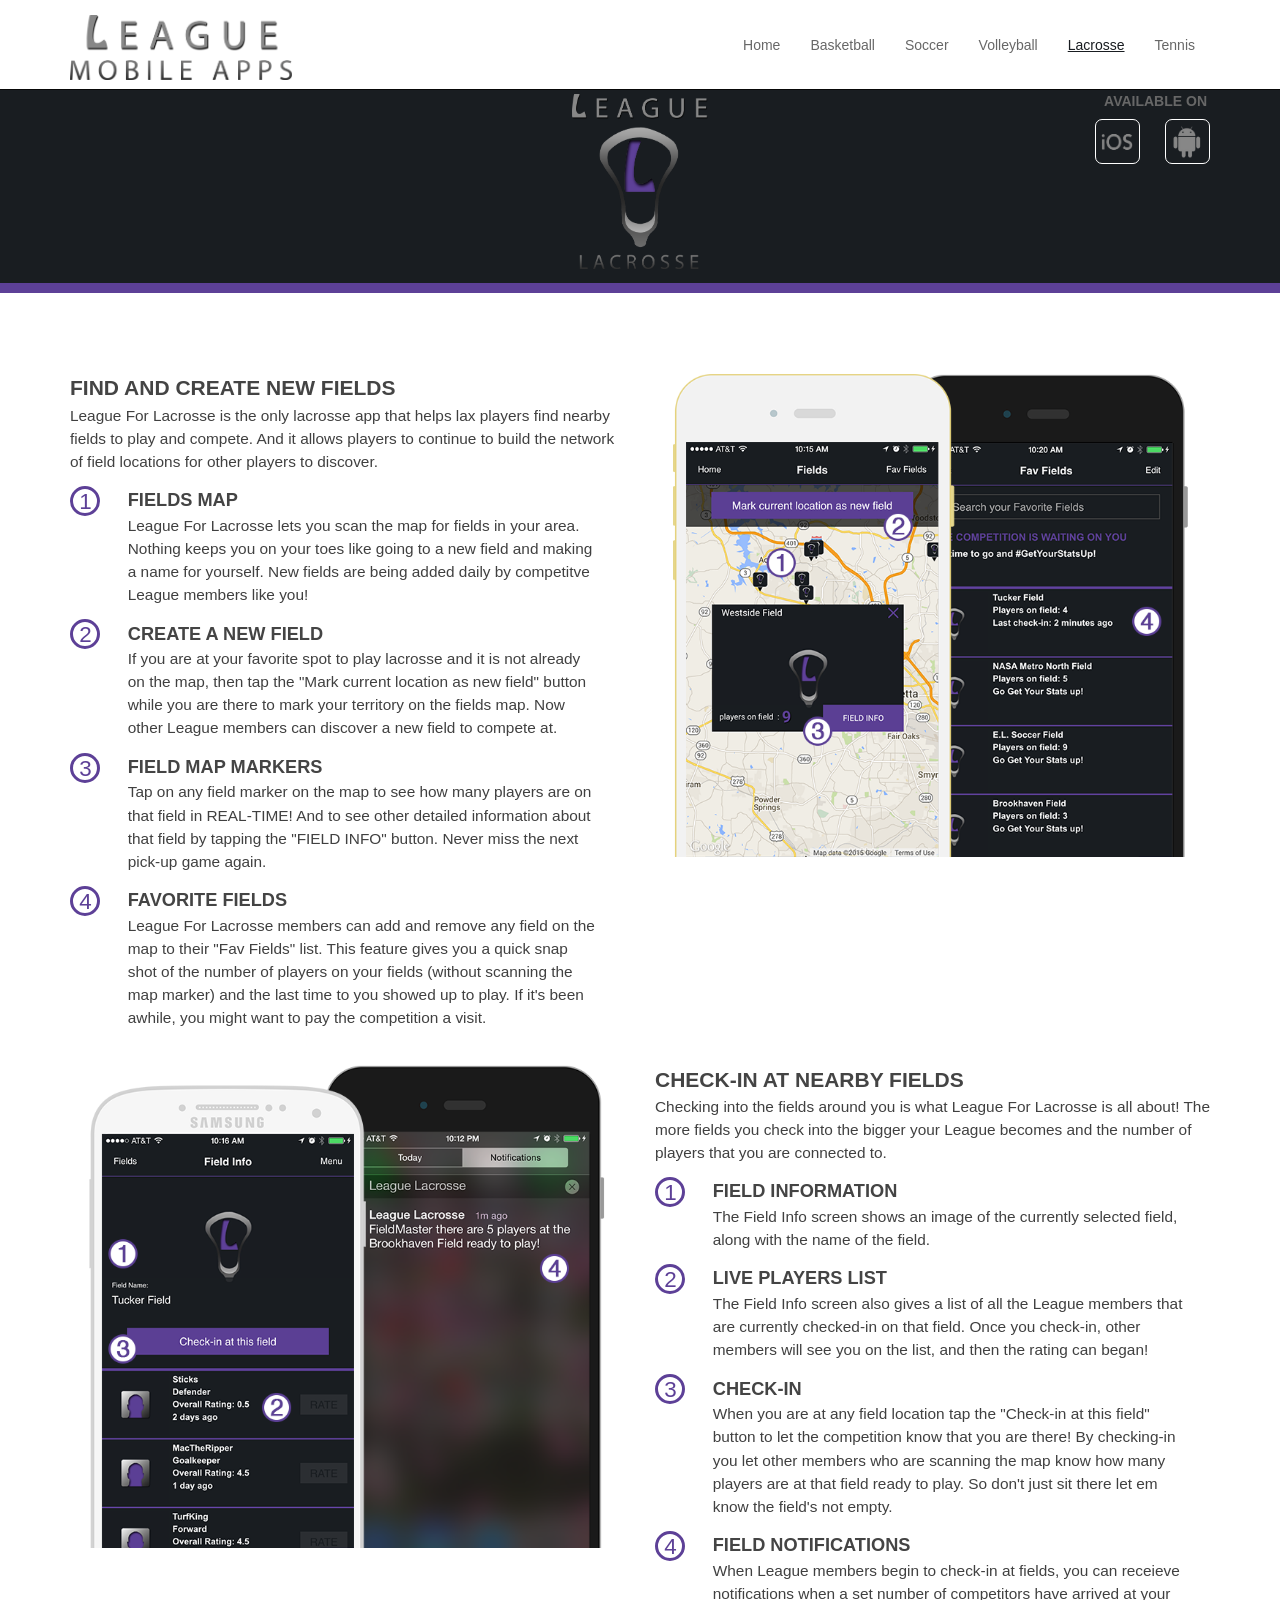
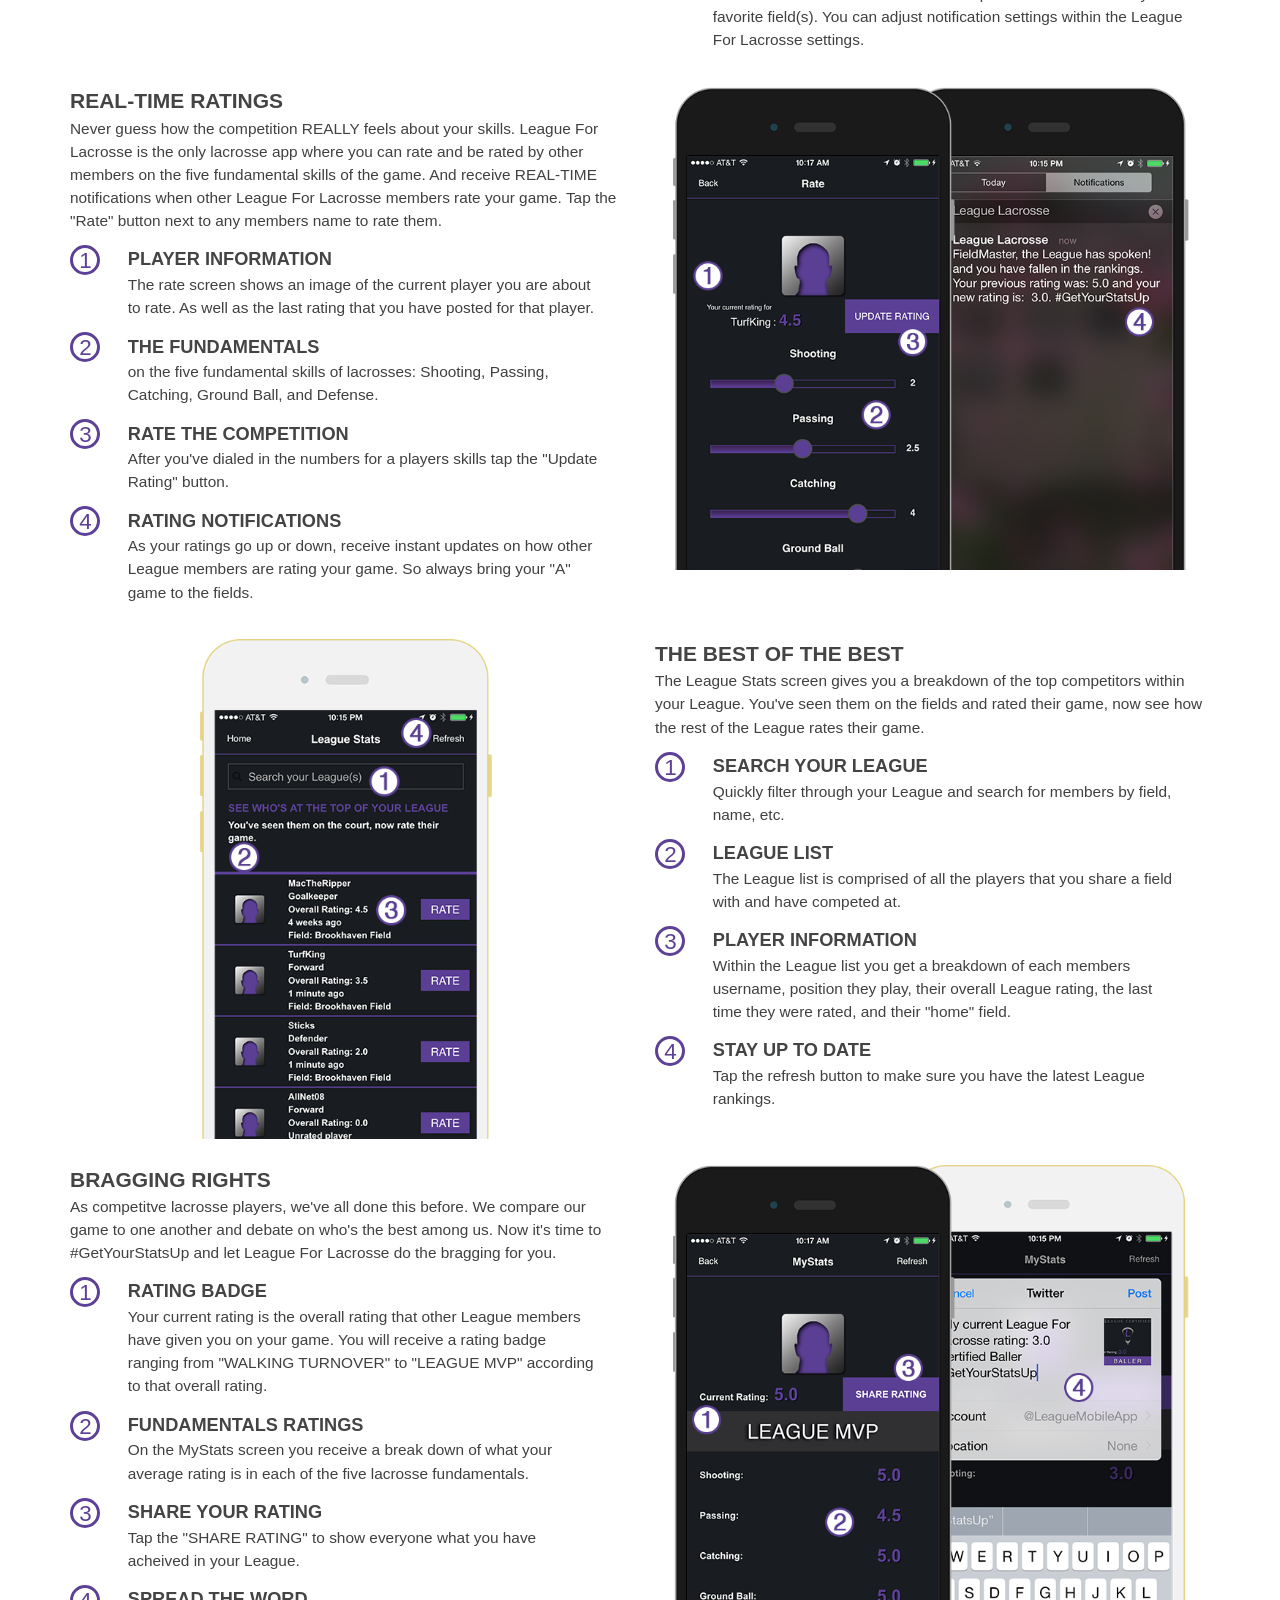
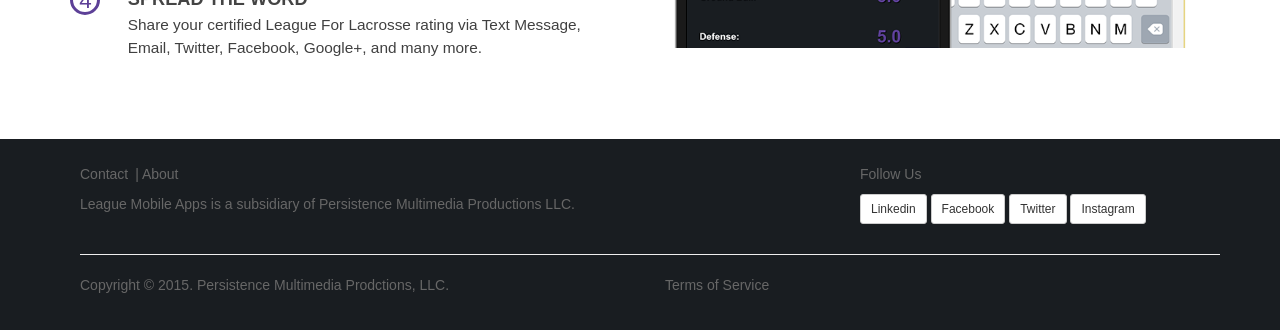
<file: site-archive/lacrosse.html>
<!DOCTYPE html>
<html lang="en">
<head>
<meta charset="UTF-8">
<meta name="description" content="League For Lacrosse is a mobile app where sports and mobile technology come to play. This app will give soccer players from amateur to pro the ability to rate their peers on the five fundamental skills of lacrosse ( ratings are subjective to how players view one another's skills ). Using geo-location; players can mark their favorite fields to play at, check out the competition, rate and be rated by the players around them. League allows players to post their League rating via social media for all to see. The goal is to have the highest rating among your peers or as we say, in your League. League promotes physical fitness, healthy competition, and social interaction.
It�s time to join in and - GET YOUR STATS UP !">
<meta name="keywords" content="sports mobile apps, lacrosse, lax, competitve sports, geolocation, mobile technology, lacrosse app, lacrosse league, highschool lacrosse, college lacrosse, pro lacrosse, find lacrosse games, pick-up lacrosse game">
<meta name="author" content="Sheldon Bradley">
<meta property="og:image" content="http://www.leaguemobileapps.com/images/fBOpenGraph.jpg">
<meta name="viewport" content="width=device-width, initial-scale=1">
<title>League For Lacrosse</title>
<link rel="stylesheet" href="https://maxcdn.bootstrapcdn.com/bootstrap/3.3.4/css/bootstrap.min.css">
<link rel="stylesheet" href="css/LeagueSite.css">
<link rel="stylesheet" href="css/responsive.css">
<script src="https://ajax.googleapis.com/ajax/libs/jquery/1.11.2/jquery.min.js"></script>
<script src="https://maxcdn.bootstrapcdn.com/bootstrap/3.3.4/js/bootstrap.min.js"></script>
<!-- Go to www.addthis.com/dashboard to customize your tools -->
<script type="text/javascript" src="//s7.addthis.com/js/300/addthis_widget.js#pubid=ra-4e3326690eba0b19" async="async"></script>
<script type="text/javascript" src="js/gaTrackingCode.js"></script>
</head>
<body>
<nav id="myNavbar" class="navbar navbar-default navbar-inverse navbar-fixed-top " role="navigation">
    <!-- Brand and toggle get grouped for better mobile display -->
    <div class="container">
        <div class="navbar-header">
            <button type="button" class="navbar-toggle" data-toggle="collapse" data-target="#navbarCollapse">
                <span class="sr-only">Toggle navigation</span>
                <span class="icon-bar"></span>
                <span class="icon-bar"></span>
                <span class="icon-bar"></span>
            </button>
            <a class="navbar-brand" href="index.html"><img src="images/leagueBrandHeader.png" ></a>
        </div>
        <!-- Collect the nav links, forms, and other content for toggling -->
        <div class="collapse navbar-collapse navbar-right" id="navbarCollapse">
            <ul class="nav navbar-nav">
                <li><a href="index.html">Home</a></li>
                <li><a href="basketball.html">Basketball</a></li>
                <li><a href="soccer.html">Soccer</a></li>
                <li><a href="volleyball.html">Volleyball</a></li>
                <li class="active"><a href="lacrosse.html">Lacrosse</a></li>
                <li><a href="tennis.html">Tennis</a></li>
            </ul>
        </div>
    </div>
</nav>
<!--<div class="app-strip strip-basketball">    
</div>-->

<div class="app-brand-logo strip-lacrosse">
    
    <div class="container">
        
        <div class="row">
            <div class="col-xs-3"></div> 
            <div class="col-xs-6 bLogo brand-lacrosse"></div> 
            <div class="col-xs-3 app-social-right">
                <h5 class="mobile-hide">Available on</h5>
                <div class="platform-icons mobile-hide">
                    <a id="Lacrosse" href="http://goo.gl/xxwh9I" target="_blank"><span class="ios"></span></a>
                    <a id="Lacrosse" href="http://goo.gl/CC7VUy" target="_blank"><span class="and"></span></a>
                    
                </div>
                <div class="social-share">
                    
                    <!-- Go to www.addthis.com/dashboard to customize your tools -->
                    <div class="addthis_native_toolbox"></div>
                    
                </div>
                
            </div> 
        </div>
        
    </div>
    
</div>


<div class="container appCntContainer">
    
    <div class="row mobile-only">
    
        <div class="col-xs-12 app-social-center">
            <h5 class="mobile-hide">Download for free on</h5>
            <div class="platform-icons mobile-hide">
                <a id="Lacrosse" href="http://goo.gl/xxwh9I" target="_blank"><span class="ios"></span></a>
                <a id="Lacrosse" href="http://goo.gl/CC7VUy" target="_blank"><span class="and"></span></a>
            </div>
            <h5 style="margin-top: 10px;" class="mobile-hide">(Tap Icon To Choose Platform)</h5>
            
        </div> 
    
    
    </div>
    
    <div class="row feature-container">
        
        <div class="col-xs-12 col-sm-6 feature-copy">
            
            <h4>Find and create new fields</h4>
            
            <p>League For Lacrosse is the only lacrosse app that helps lax players find nearby fields to play and compete. And it allows players to continue to build the network of field locations for other players to discover.</p>
            
            <div class="bullet bullet-lacrosse">1</div>
        
            <div class="copy">
                <h6>Fields Map</h6>
                <p>League For Lacrosse lets you scan the map for fields in your area. Nothing keeps you on your toes like going to a new field and making a name for yourself. New fields are being added daily by competitve League members like you!</p>
            </div>
            
            <div class="bullet bullet-lacrosse">2</div>
        
            <div class="copy">
                <h6>Create a new field</h6>
                <p>If you are at your favorite spot to play lacrosse and it is not already on the map, then tap the "Mark current location as new field" button while you are there to mark your territory on the fields map. Now other League members can discover a new field to compete at.</p>
            </div>
            
            <div class="bullet bullet-lacrosse">3</div>
        
            <div class="copy">
                <h6>Field map markers</h6>
                <p>Tap on any field marker on the map to see how many players are on that field in REAL-TIME! And to see other detailed information about that field by tapping the "FIELD INFO" button. Never miss the next pick-up game again.</p>
            </div>
            
            <div class="bullet bullet-lacrosse">4</div>
        
            <div class="copy">
                <h6>Favorite fields</h6>
                <p>League For Lacrosse members can add and remove any field on the map to their "Fav Fields" list. This feature gives you a quick snap shot of the number of players on your fields (without scanning the map marker) and the last time to you showed up to play. If it's been awhile, you might want to pay the competition a visit.</p>
            </div>
            
        </div>
        
        
        <div class="col-xs-12 col-sm-6 feature-graphic feature1-lacrosse">
          
        </div>
        
        
    </div>
   
   
    <div class="row feature-container">
           
        
        <div class="col-xs-12 col-sm-6 col-sm-push-6 feature-copy">
            
            <h4>Check-in at nearby fields</h4>
            
            <p>Checking into the fields around you is what League For Lacrosse is all about! The more fields you check into the bigger your League becomes and the number of players that you are connected to.</p>
                
            <div class="bullet bullet-lacrosse">1</div>
        
            <div class="copy">
                <h6>Field Information</h6>
                <p>The Field Info screen shows an image of the currently selected field, along with the name of the field.</p>
            </div>
            
            <div class="bullet bullet-lacrosse">2</div>
            
            <div class="copy">
                <h6>Live players list</h6>
                <p>The Field Info screen also gives a list of all the League members that are currently checked-in on that field. Once you check-in, other members will see you on the list, and then the rating can began!</p>
            </div>
            
            
            <div class="bullet bullet-lacrosse">3</div>
        
            <div class="copy">
                <h6>Check-in</h6>
                <p>When you are at any field location tap the "Check-in at this field" button to let the competition know that you are there! By checking-in you let other members who are scanning the map know how many players are at that field ready to play. So don't just sit there let em know the field's not empty.</p>
            </div>
            
            <div class="bullet bullet-lacrosse">4</div>
        
            <div class="copy">
                <h6>Field Notifications</h6>
                <p>When League members begin to check-in at fields, you can receieve notifications when a set number of competitors have arrived at your favorite field(s). You can adjust notification settings within the League For Lacrosse settings. </p>
            </div>
        
            
        </div>
        
        <div class="col-xs-12 col-sm-6 col-sm-pull-6 feature-graphic feature2-lacrosse">
            
           
        </div>
            
        
        
        
    </div>
   
   
    <div class="row feature-container">
        
        <div class="col-xs-12 col-sm-6 feature-copy">
            
            <h4>real-time ratings</h4>
            
            <p>Never guess how the competition REALLY feels about your skills. League For Lacrosse is the only lacrosse app where you can rate and be rated by other members on the five fundamental skills of the game. And receive REAL-TIME notifications when other League For Lacrosse members rate your game. Tap the "Rate" button next to any members name to rate them.</p>
            <div class="bullet bullet-lacrosse">1</div>
        
            <div class="copy">
                <h6>Player information</h6>
                <p>The rate screen shows an image of the current player you are about to rate. As well as the last rating that you have posted for that player.</p>
            </div>
            
            <div class="bullet bullet-lacrosse">2</div>
        
            <div class="copy">
                <h6>The Fundamentals</h6>
                <p> on the five fundamental skills of lacrosses: Shooting, Passing, Catching, Ground Ball, and Defense.</p>
            </div>
            
            <div class="bullet bullet-lacrosse">3</div>
        
            <div class="copy">
                <h6>Rate the competition</h6>
                <p>After you've dialed in the numbers for a players skills tap the "Update Rating" button.</p>
            </div>
            
            <div class="bullet bullet-lacrosse">4</div>
            
            <div class="copy">
                <h6>Rating Notifications</h6>
                <p>As your ratings go up or down, receive instant updates on how other League members are rating your game. So always bring your "A" game to the fields.</p>
            </div>
            
        </div>
        
        
        <div class="col-xs-12 col-sm-6 feature-graphic feature3-lacrosse">
            
          
            
        </div>
        
    </div>
   
   
    <div class="row feature-container">
        
        
        
        <div class="col-xs-12 col-sm-6 col-sm-push-6 feature-copy">
            
            <h4>The best of the best</h4>
            
            <p>The League Stats screen gives you a breakdown of the top competitors within your League. You've seen them on the fields and rated their game, now see how the rest of the League rates their game.</p>
            
            <div class="bullet bullet-lacrosse">1</div>
        
            <div class="copy">
                <h6>Search your league</h6>
                <p>Quickly filter through your League and search for members by field, name, etc. </p>
            </div>
            
            <div class="bullet bullet-lacrosse">2</div>
        
            <div class="copy">
                <h6>League List</h6>
                <p>The League list is comprised of all the players that you share a field with and have competed at.</p>
            </div>
            
            <div class="bullet bullet-lacrosse">3</div>
        
            <div class="copy">
                <h6>Player Information</h6>
                <p>Within the League list you get a breakdown of each members username, position they play, their overall League rating, the last time they were rated, and their "home" field.</p>
            </div>
            
            <div class="bullet bullet-lacrosse">4</div>
            
            <div class="copy">
                <h6>Stay up to date</h6>
                <p>Tap the refresh button to make sure you have the latest League rankings.</p>
            </div>
            
        </div>
        
        <div class="col-xs-12 col-sm-6 col-sm-pull-6 feature-graphic feature4-lacrosse">
            
           
        </div>
        
        
        
    </div>
    
    <div class="row feature-container">
        
        <div class="col-xs-12 col-sm-6 feature-copy">
            
            <h4>Bragging rights</h4>
            
            <p>As competitve lacrosse players, we've all done this before. We compare our game to one another and debate on who's the best among us. Now it's time to #GetYourStatsUp and let League For Lacrosse do the bragging for you.</p>
            
            <div class="bullet bullet-lacrosse">1</div>
        
            <div class="copy">
                <h6>Rating Badge</h6>
                <p>Your current rating is the overall rating that other League members have given you on your game. You will receive a rating badge ranging from "WALKING TURNOVER" to "LEAGUE MVP" according to that overall rating.  </p>
            </div>
            
            <div class="bullet bullet-lacrosse">2</div>
        
            <div class="copy">
                <h6>Fundamentals Ratings</h6>
                <p>On the MyStats screen you receive a break down of what your average rating is in each of the five lacrosse fundamentals.</p>
            </div>
            
            <div class="bullet bullet-lacrosse">3</div>
        
            <div class="copy">
                <h6>Share Your Rating</h6>
                <p>Tap the "SHARE RATING" to show everyone what you have acheived in your League.</p>
            </div>
            
            <div class="bullet bullet-lacrosse">4</div>
            
            <div class="copy">
                <h6>Spread the Word</h6>
                <p>Share your certified League For Lacrosse rating via Text Message, Email, Twitter, Facebook, Google+, and many more. </p>
            </div>
            
        </div>
        
        
        <div class="col-xs-12 col-sm-6 feature-graphic feature5-lacrosse">
            
        </div>
        
    </div>
        
   
</div>
    
    <div class="social-share mobile-only">
        
        <!-- Go to www.addthis.com/dashboard to customize your tools -->
        <div class="addthis_native_toolbox"></div>
        
    </div>
    
    
</div>


<footer>
     <div class="container">
        <div class="row">
            <div class="col-xs-12 col-md-8 secondary-foot-links">
                <p><a href="mailto:support@leaguemobileapps.com">Contact</a> | <a href="about.html">About</a></p>
                <p>League Mobile Apps is a subsidiary of Persistence Multimedia Productions LLC.</p>
                
                
            </div>
             <div class="col-xs-12 col-md-4">
                <p>Follow Us</p>
                <p>
                    <a href="https://www.linkedin.com/company/league-mobile-apps" target="_blank" class="btn btn-sm btn-default">Linkedin</a>
                    <a href="https://www.facebook.com/LeagueMobileApps" target="_blank" class="btn btn-sm btn-default">Facebook</a>
                    <a href="https://twitter.com/League4LaxApp" target="_blank" class="btn btn-sm btn-default">Twitter</a>
                    <a href="https://instagram.com/leagueforlacrosse_app/" target="_blank" class="btn btn-sm btn-default">Instagram</a>
                </p>
            </div>
        </div>
        
        <hr>
        
        <div class="row">
            <div class="col-xs-12 col-md-6">
                <p>Copyright &#169; 2015. Persistence Multimedia Prodctions, LLC.</p>
            </div>
            <div class="col-xs-12 col-md-6 lower-footer-links" >
                <p><a href="terms.html">Terms of Service</a></p>
            </div>
            
        </div>
        
        
     </div>
</footer>

</body>
</html>
</file>
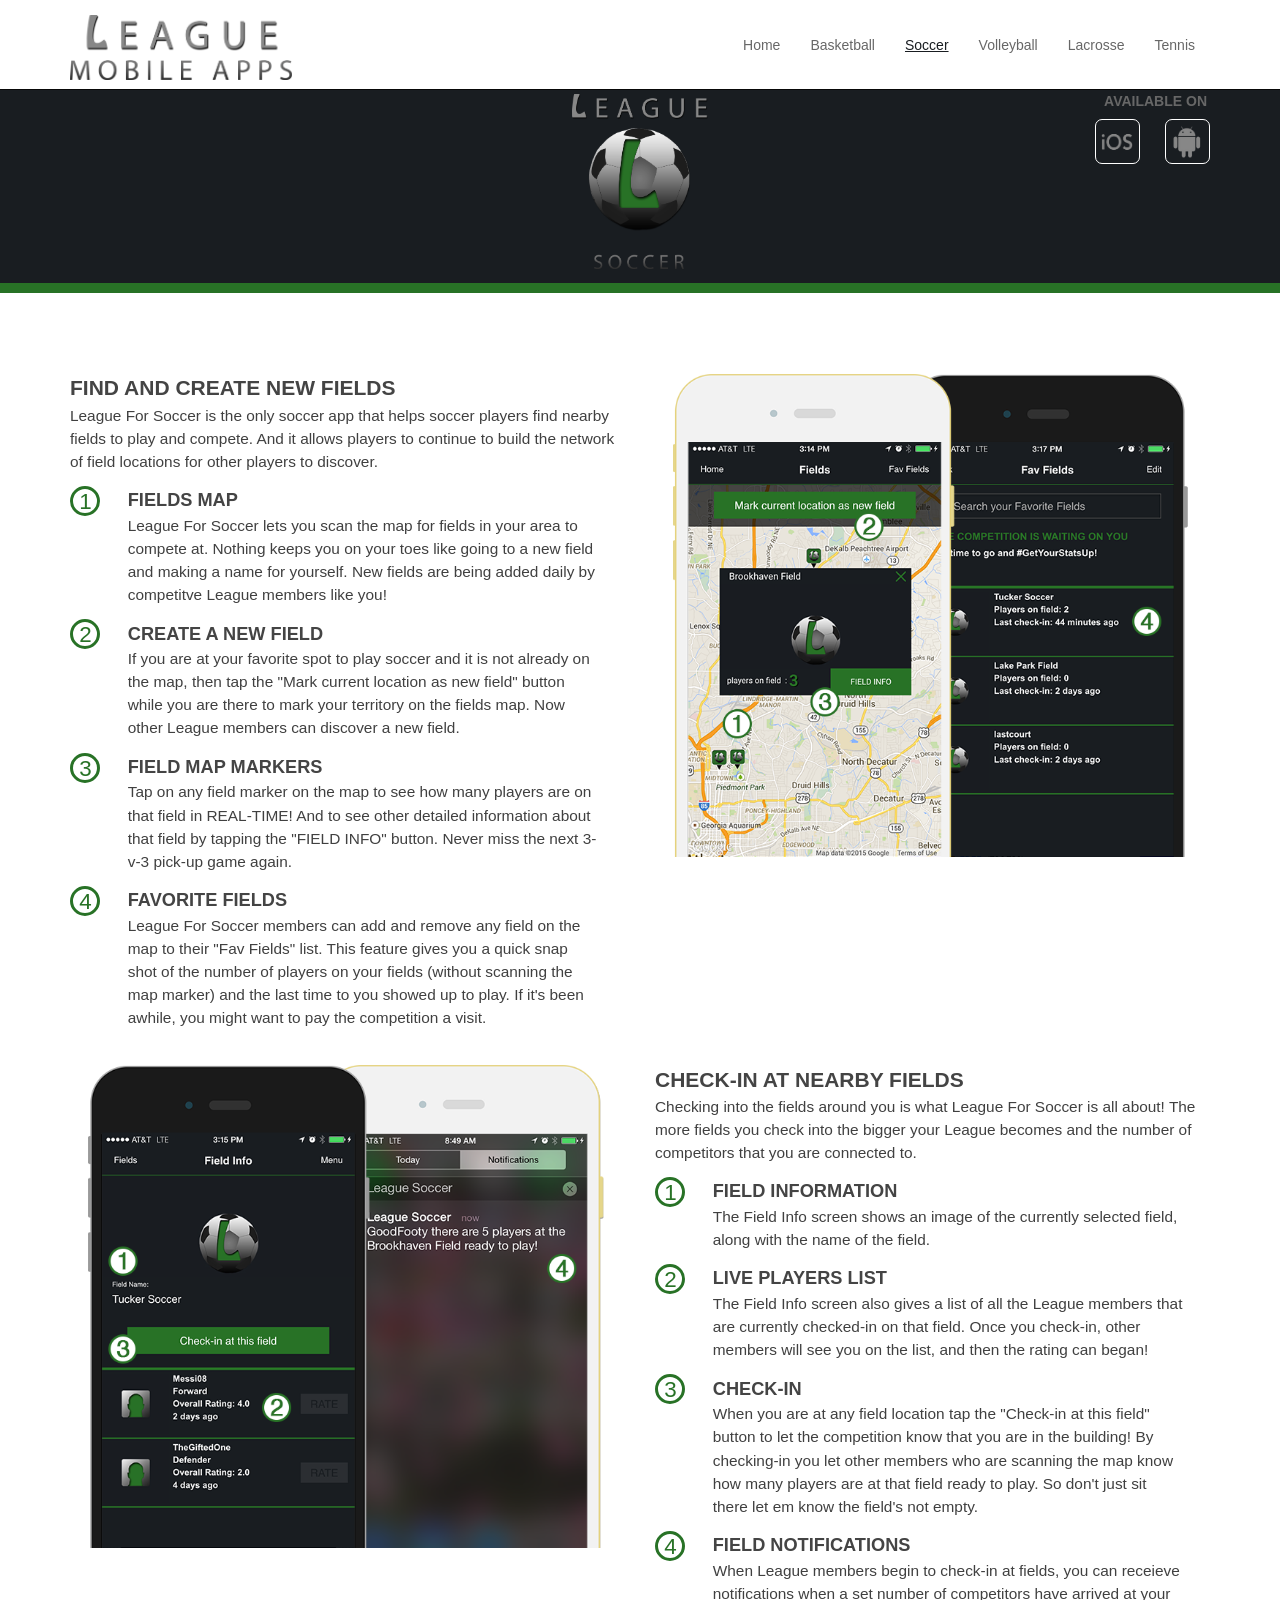
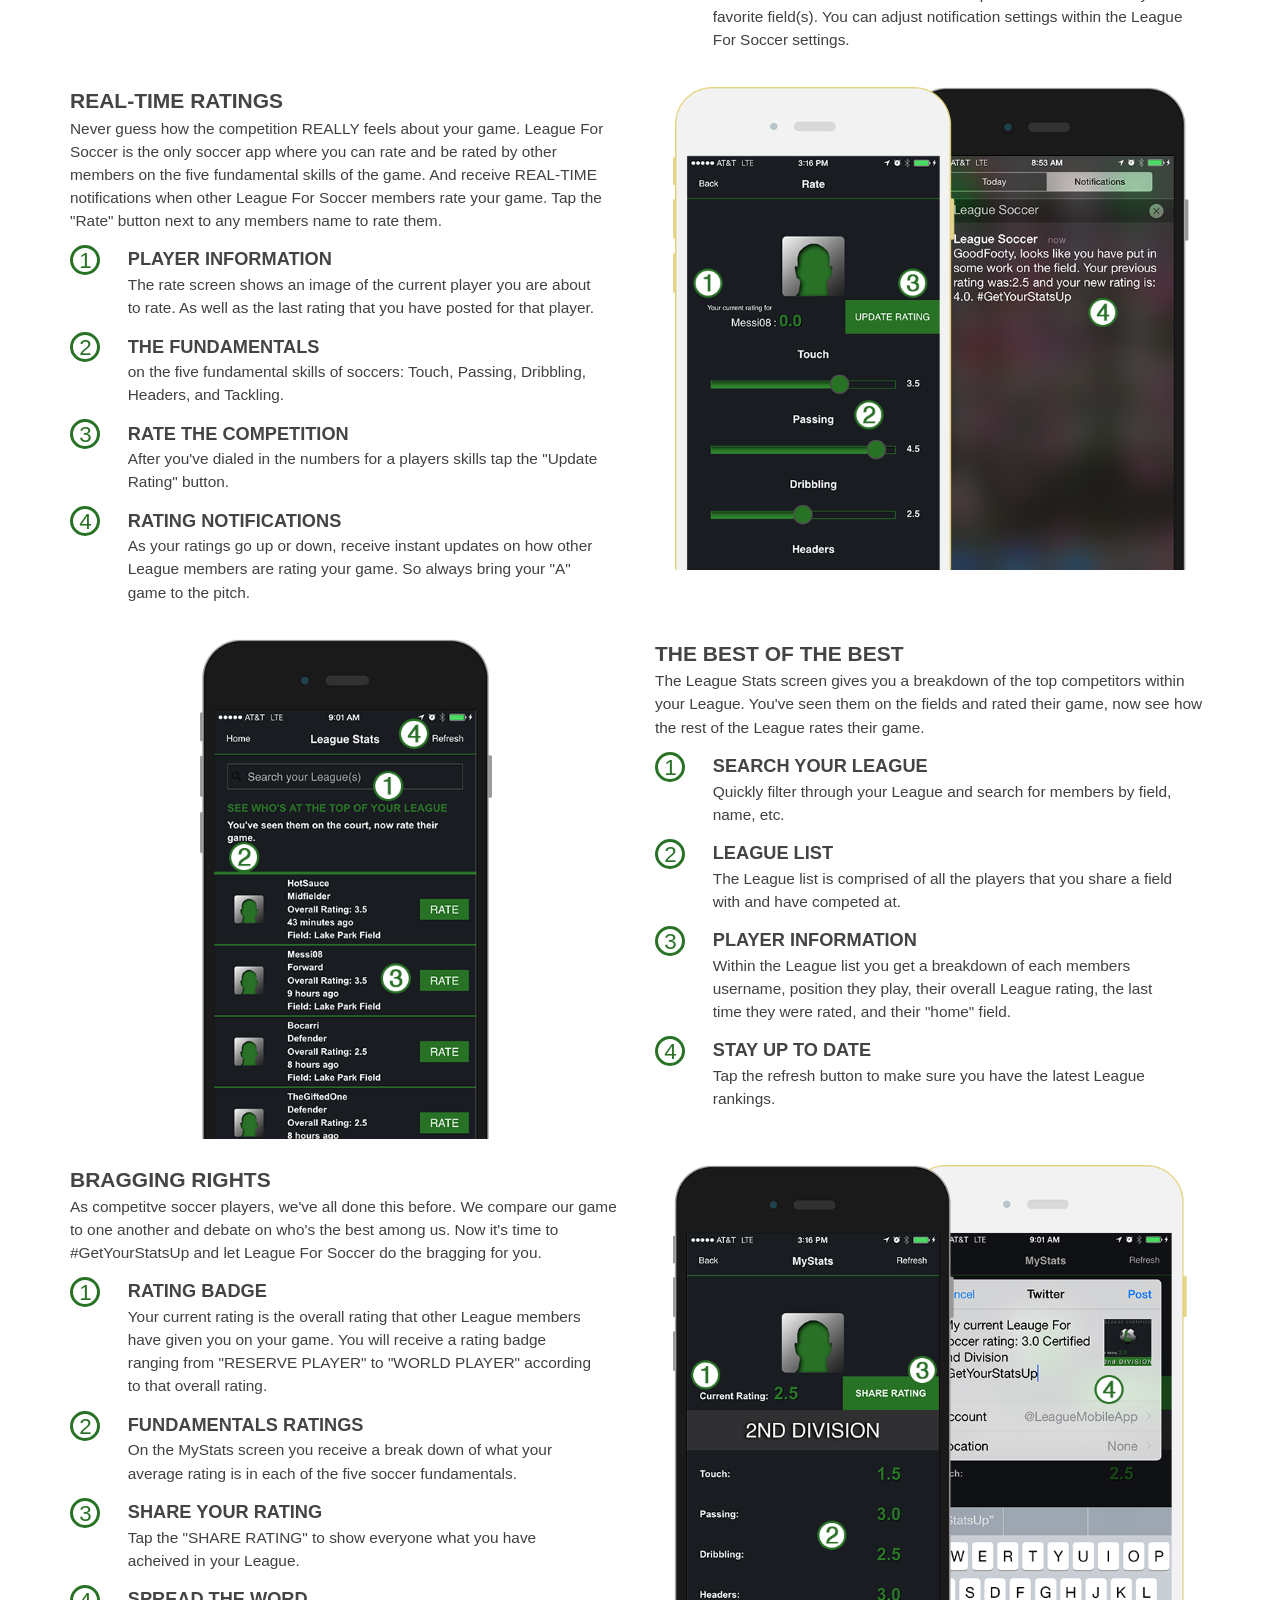
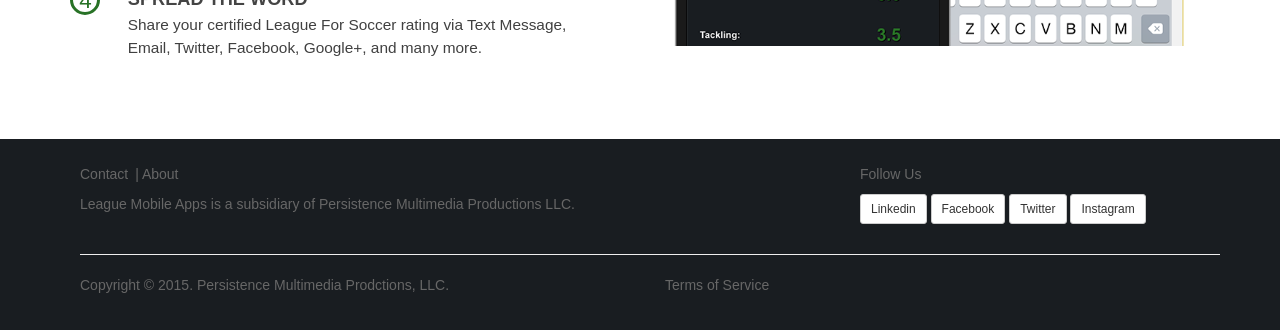
<file: site-archive/soccer.html>
<!DOCTYPE html>
<html lang="en">
<head>
<meta charset="UTF-8">
<meta name="description" content="League For Soccer is a mobile app where sports and mobile technology come to play. This app will give soccer players from amateur to pro the ability to rate their peers on the five fundamental skills of soccer ( ratings are subjective to how players view one another's skills ). Using geo-location; players can mark their favorite fields to play at, check out the competition, rate and be rated by the players around them. League allows players to post their League rating via social media for all to see. The goal is to have the highest rating among your peers or as we say, in your League. League promotes physical fitness, healthy competition, and social interaction.
It�s time to join in and - GET YOUR STATS UP !">
<meta name="keywords" content="sports mobile apps, soccer, soccer app, competitve sports, geolocation, mobile technology, sports app, soccer fields, futsol, futbol, soccer pitch, pick-up soccer, soccer tournament, soccer defender, soccer forward, soccer goalie, soccer midfielder, soccer league">
<meta name="author" content="Sheldon Bradley">
<meta property="og:image" content="http://www.leaguemobileapps.com/images/fBOpenGraph.jpg">
<meta name="viewport" content="width=device-width, initial-scale=1">
<title>League For Soccer</title>
<link rel="stylesheet" href="https://maxcdn.bootstrapcdn.com/bootstrap/3.3.4/css/bootstrap.min.css">
<link rel="stylesheet" href="css/LeagueSite.css">
<link rel="stylesheet" href="css/responsive.css">
<script src="https://ajax.googleapis.com/ajax/libs/jquery/1.11.2/jquery.min.js"></script>
<script src="https://maxcdn.bootstrapcdn.com/bootstrap/3.3.4/js/bootstrap.min.js"></script>
<!-- Go to www.addthis.com/dashboard to customize your tools -->
<script type="text/javascript" src="//s7.addthis.com/js/300/addthis_widget.js#pubid=ra-4e3326690eba0b19" async="async"></script>
<script type="text/javascript" src="js/gaTrackingCode.js"></script>
</head>
<body>
<nav id="myNavbar" class="navbar navbar-default navbar-inverse navbar-fixed-top " role="navigation">
    <!-- Brand and toggle get grouped for better mobile display -->
    <div class="container">
        <div class="navbar-header">
            <button type="button" class="navbar-toggle" data-toggle="collapse" data-target="#navbarCollapse">
                <span class="sr-only">Toggle navigation</span>
                <span class="icon-bar"></span>
                <span class="icon-bar"></span>
                <span class="icon-bar"></span>
            </button>
            <a class="navbar-brand" href="index.html"><img src="images/leagueBrandHeader.png" ></a>
        </div>
        <!-- Collect the nav links, forms, and other content for toggling -->
        <div class="collapse navbar-collapse navbar-right" id="navbarCollapse">
            <ul class="nav navbar-nav">
                <li><a href="index.html">Home</a></li>
                <li><a href="basketball.html">Basketball</a></li>
                <li class="active"><a href="soccer.html">Soccer</a></li>
                <li><a href="volleyball.html">Volleyball</a></li>
                <li><a href="lacrosse.html">Lacrosse</a></li>
                <li><a href="tennis.html">Tennis</a></li>
            </ul>
        </div>
    </div>
</nav>
<!--<div class="app-strip strip-basketball">    
</div>-->

<div class="app-brand-logo strip-soccer">
    
    <div class="container">
        
        <div class="row">
            <div class="col-xs-3"></div> 
            <div class="col-xs-6 bLogo brand-soccer"></div> 
            <div class="col-xs-3 app-social-right">
                <h5 class="mobile-hide">Available on</h5>
                <div class="platform-icons mobile-hide">
                    <a id="Soccer" href="https://goo.gl/Dx3IbH" target="_blank"><span class="ios"></span> </a>
                    <a id="Soccer" href="http://goo.gl/giSQlx" target="_blank"><span class="and"></span></a>
                    
                </div>
                <div class="social-share">
                    
                    <!-- Go to www.addthis.com/dashboard to customize your tools -->
                    <div class="addthis_native_toolbox"></div>
                    
                </div>
                
            </div> 
        </div>
        
    </div>
    
</div>


<div class="container appCntContainer">
    
    <div class="row mobile-only">
    
        <div class="col-xs-12 app-social-center">
            <h5 class="mobile-hide">Download for free on</h5>
            <div class="platform-icons mobile-hide">
                <a id="Soccer" href="https://goo.gl/Dx3IbH" target="_blank"><span class="ios"></span> </a>
                <a id="Soccer" href="http://goo.gl/giSQlx" target="_blank"><span class="and"></span></a>
            </div>
            <h5 style="margin-top: 10px;" class="mobile-hide">(Tap Icon To Choose Platform)</h5>
            
        </div> 
    
    
    </div>
    
    <div class="row feature-container">
        
        <div class="col-xs-12 col-sm-6 feature-copy">
            
            <h4>Find and create new fields</h4>
            
            <p>League For Soccer is the only soccer app that helps soccer players find nearby fields to play and compete. And it allows players to continue to build the network of field locations for other players to discover.</p>
            
            <div class="bullet bullet-soccer">1</div>
        
            <div class="copy">
                <h6>Fields Map</h6>
                <p>League For Soccer lets you scan the map for fields in your area to compete at. Nothing keeps you on your toes like going to a new field and making a name for yourself. New fields are being added daily by competitve League members like you!</p>
            </div>
            
            <div class="bullet bullet-soccer">2</div>
        
            <div class="copy">
                <h6>Create a new field</h6>
                <p>If you are at your favorite spot to play soccer and it is not already on the map, then tap the "Mark current location as new field" button while you are there to mark your territory on the fields map. Now other League members can discover a new field.</p>
            </div>
            
            <div class="bullet bullet-soccer">3</div>
        
            <div class="copy">
                <h6>Field map markers</h6>
                <p>Tap on any field marker on the map to see how many players are on that field in REAL-TIME! And to see other detailed information about that field by tapping the "FIELD INFO" button. Never miss the next 3-v-3 pick-up game again.</p>
            </div>
            
            <div class="bullet bullet-soccer">4</div>
        
            <div class="copy">
                <h6>Favorite fields</h6>
                <p>League For Soccer members can add and remove any field on the map to their "Fav Fields" list. This feature gives you a quick snap shot of the number of players on your fields (without scanning the map marker) and the last time to you showed up to play. If it's been awhile, you might want to pay the competition a visit.</p>
            </div>
            
        </div>
        
        
        <div class="col-xs-12 col-sm-6 feature-graphic feature1-soccer">
          
        </div>
        
        
    </div>
   
   
    <div class="row feature-container">
           
        
        <div class="col-xs-12 col-sm-6 col-sm-push-6 feature-copy">
            
            <h4>Check-in at nearby fields</h4>
            
            <p>Checking into the fields around you is what League For Soccer is all about! The more fields you check into the bigger your League becomes and the number of competitors that you are connected to.</p>
                
            <div class="bullet bullet-soccer">1</div>
        
            <div class="copy">
                <h6>Field Information</h6>
                <p>The Field Info screen shows an image of the currently selected field, along with the name of the field.</p>
            </div>
            
            <div class="bullet bullet-soccer">2</div>
            
            <div class="copy">
                <h6>Live players list</h6>
                <p>The Field Info screen also gives a list of all the League members that are currently checked-in on that field. Once you check-in, other members will see you on the list, and then the rating can began!</p>
            </div>
            
            
            <div class="bullet bullet-soccer">3</div>
        
            <div class="copy">
                <h6>Check-in</h6>
                <p>When you are at any field location tap the "Check-in at this field" button to let the competition know that you are in the building! By checking-in you let other members who are scanning the map know how many players are at that field ready to play. So don't just sit there let em know the field's not empty.</p>
            </div>
            
            <div class="bullet bullet-soccer">4</div>
        
            <div class="copy">
                <h6>Field Notifications</h6>
                <p>When League members begin to check-in at fields, you can receieve notifications when a set number of competitors have arrived at your favorite field(s). You can adjust notification settings within the League For Soccer settings. </p>
            </div>
        
            
        </div>
        
        <div class="col-xs-12 col-sm-6 col-sm-pull-6 feature-graphic feature2-soccer">
            
           
        </div>
            
        
        
        
    </div>
   
   
    <div class="row feature-container">
        
        <div class="col-xs-12 col-sm-6 feature-copy">
            
            <h4>real-time ratings</h4>
            
            <p>Never guess how the competition REALLY feels about your game. League For Soccer is the only soccer app where you can rate and be rated by other members on the five fundamental skills of the game. And receive REAL-TIME notifications when other League For Soccer members rate your game. Tap the "Rate" button next to any members name to rate them.</p>
            <div class="bullet bullet-soccer">1</div>
        
            <div class="copy">
                <h6>Player information</h6>
                <p>The rate screen shows an image of the current player you are about to rate. As well as the last rating that you have posted for that player.</p>
            </div>
            
            <div class="bullet bullet-soccer">2</div>
        
            <div class="copy">
                <h6>The Fundamentals</h6>
                <p> on the five fundamental skills of soccers: Touch, Passing, Dribbling, Headers, and Tackling.</p>
            </div>
            
            <div class="bullet bullet-soccer">3</div>
        
            <div class="copy">
                <h6>Rate the competition</h6>
                <p>After you've dialed in the numbers for a players skills tap the "Update Rating" button.</p>
            </div>
            
            <div class="bullet bullet-soccer">4</div>
            
            <div class="copy">
                <h6>Rating Notifications</h6>
                <p>As your ratings go up or down, receive instant updates on how other League members are rating your game. So always bring your "A" game to the pitch.</p>
            </div>
            
        </div>
        
        
        <div class="col-xs-12 col-sm-6 feature-graphic feature3-soccer">
            
          
            
        </div>
        
    </div>
   
   
    <div class="row feature-container">
        
        
        
        <div class="col-xs-12 col-sm-6 col-sm-push-6 feature-copy">
            
            <h4>The best of the best</h4>
            
            <p>The League Stats screen gives you a breakdown of the top competitors within your League. You've seen them on the fields and rated their game, now see how the rest of the League rates their game.</p>
            
            <div class="bullet bullet-soccer">1</div>
        
            <div class="copy">
                <h6>Search your league</h6>
                <p>Quickly filter through your League and search for members by field, name, etc. </p>
            </div>
            
            <div class="bullet bullet-soccer">2</div>
        
            <div class="copy">
                <h6>League List</h6>
                <p>The League list is comprised of all the players that you share a field with and have competed at.</p>
            </div>
            
            <div class="bullet bullet-soccer">3</div>
        
            <div class="copy">
                <h6>Player Information</h6>
                <p>Within the League list you get a breakdown of each members username, position they play, their overall League rating, the last time they were rated, and their "home" field.</p>
            </div>
            
            <div class="bullet bullet-soccer">4</div>
            
            <div class="copy">
                <h6>Stay up to date</h6>
                <p>Tap the refresh button to make sure you have the latest League rankings.</p>
            </div>
            
        </div>
        
        <div class="col-xs-12 col-sm-6 col-sm-pull-6 feature-graphic feature4-soccer">
            
           
        </div>
        
        
        
    </div>
    
    <div class="row feature-container">
        
        <div class="col-xs-12 col-sm-6 feature-copy">
            
            <h4>Bragging rights</h4>
            
            <p>As competitve soccer players, we've all done this before. We compare our game to one another and debate on who's the best among us. Now it's time to #GetYourStatsUp and let League For Soccer do the bragging for you.</p>
            
            <div class="bullet bullet-soccer">1</div>
        
            <div class="copy">
                <h6>Rating Badge</h6>
                <p>Your current rating is the overall rating that other League members have given you on your game. You will receive a rating badge ranging from "RESERVE PLAYER" to "WORLD PLAYER" according to that overall rating.  </p>
            </div>
            
            <div class="bullet bullet-soccer">2</div>
        
            <div class="copy">
                <h6>Fundamentals Ratings</h6>
                <p>On the MyStats screen you receive a break down of what your average rating is in each of the five soccer fundamentals.</p>
            </div>
            
            <div class="bullet bullet-soccer">3</div>
        
            <div class="copy">
                <h6>Share Your Rating</h6>
                <p>Tap the "SHARE RATING" to show everyone what you have acheived in your League.</p>
            </div>
            
            <div class="bullet bullet-soccer">4</div>
            
            <div class="copy">
                <h6>Spread the Word</h6>
                <p>Share your certified League For Soccer rating via Text Message, Email, Twitter, Facebook, Google+, and many more. </p>
            </div>
            
        </div>
        
        
        <div class="col-xs-12 col-sm-6 feature-graphic feature5-soccer">
            
        </div>
        
    </div>
        
   
</div>
    
    <div class="social-share mobile-only">
        
        <!-- Go to www.addthis.com/dashboard to customize your tools -->
        <div class="addthis_native_toolbox"></div>
        
    </div>
    
    
</div>


<footer>
     <div class="container">
        <div class="row">
            <div class="col-xs-12 col-md-8 secondary-foot-links">
                <p><a href="mailto:support@leaguemobileapps.com">Contact</a> | <a href="about.html">About</a></p>
                <p>League Mobile Apps is a subsidiary of Persistence Multimedia Productions LLC.</p>
                
                
            </div>
             <div class="col-xs-12 col-md-4">
                <p>Follow Us</p>
                <p>
                    <a href="https://www.linkedin.com/company/league-mobile-apps" target="_blank" class="btn btn-sm btn-default">Linkedin</a>
                    <a href="https://www.facebook.com/LeagueMobileApps" target="_blank" class="btn btn-sm btn-default">Facebook</a>
                    <a href="https://twitter.com/LeagueSoccerApp" target="_blank" class="btn btn-sm btn-default">Twitter</a>
                    <a href="https://instagram.com/leagueforsoccer_app/" target="_blank" class="btn btn-sm btn-default">Instagram</a>
                </p>
            </div>
        </div>
        
        <hr>
        
        <div class="row">
            <div class="col-xs-12 col-md-6">
                <p>Copyright &#169; 2015. Persistence Multimedia Prodctions, LLC.</p>
            </div>
            <div class="col-xs-12 col-md-6 lower-footer-links" >
                <p><a href="terms.html">Terms of Service</a></p>
            </div>
            
        </div>
        
        
     </div>
</footer>

</body>
</html>
</file>
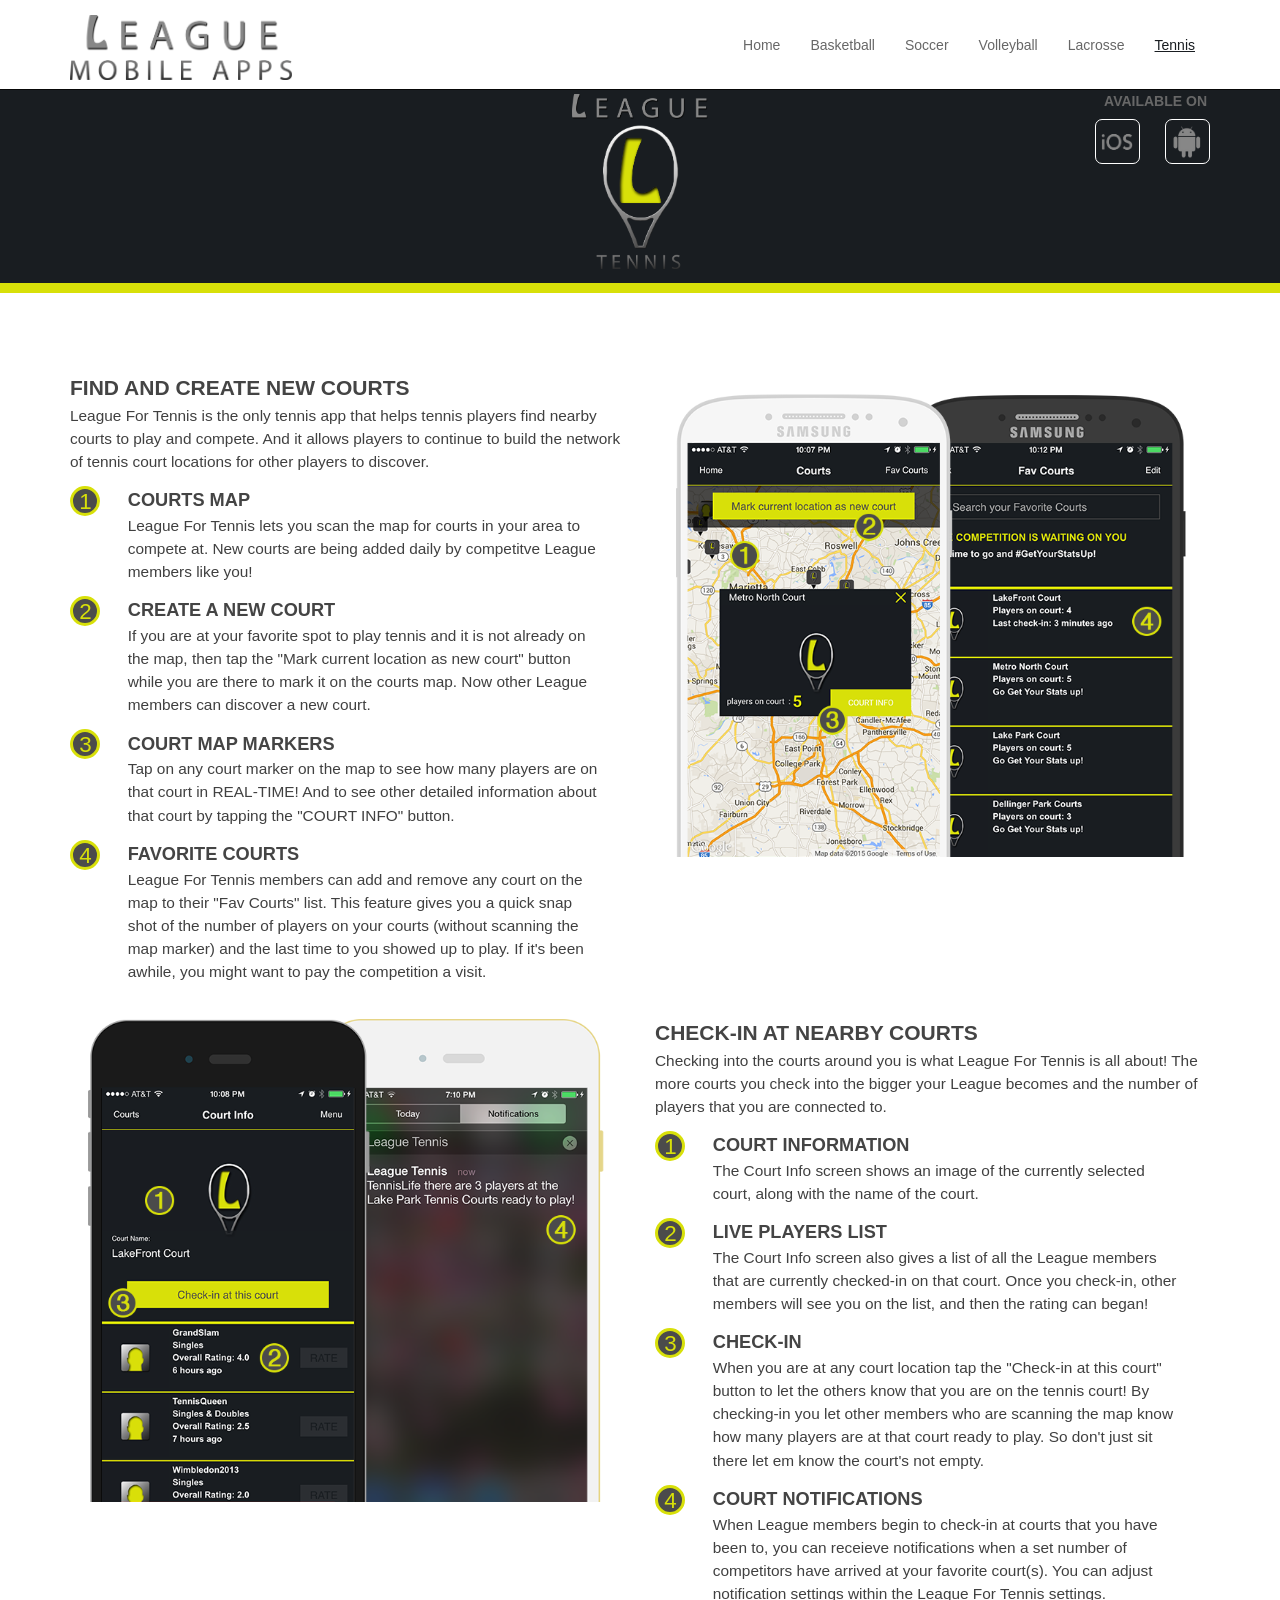
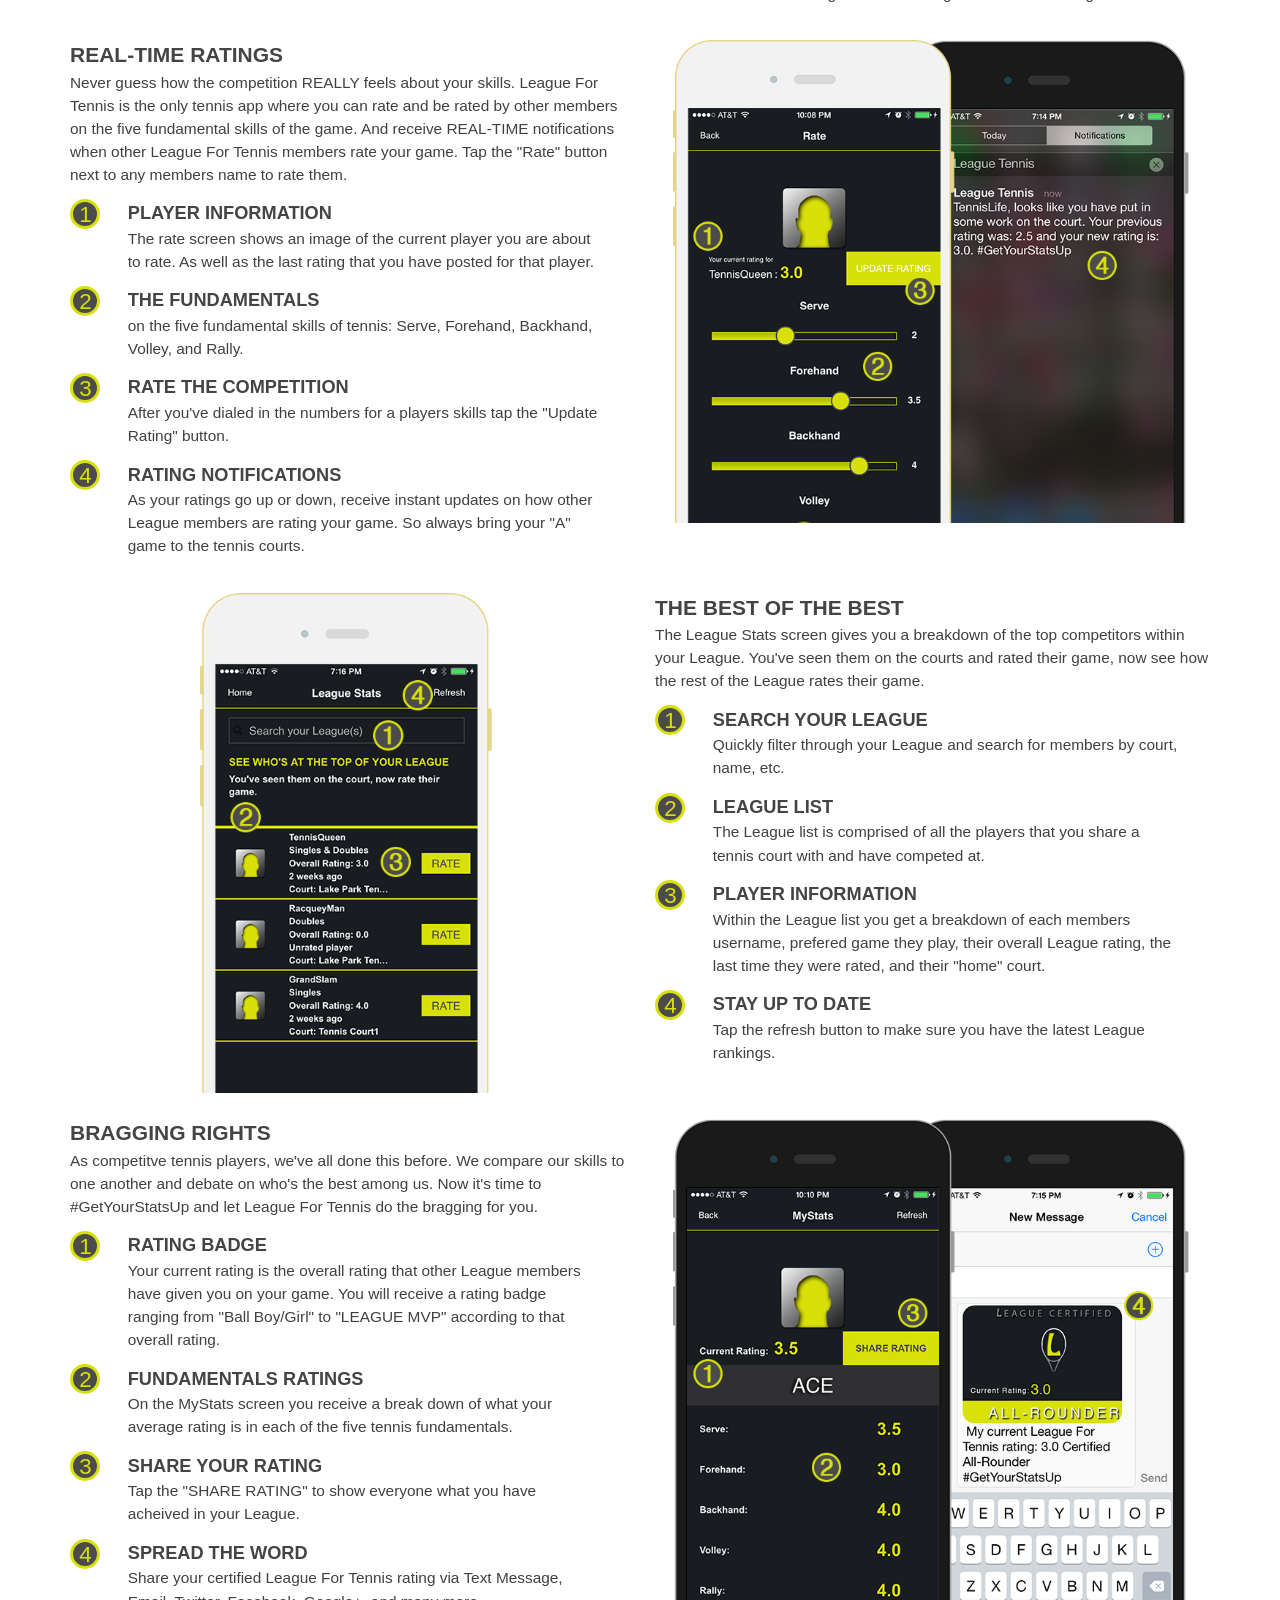
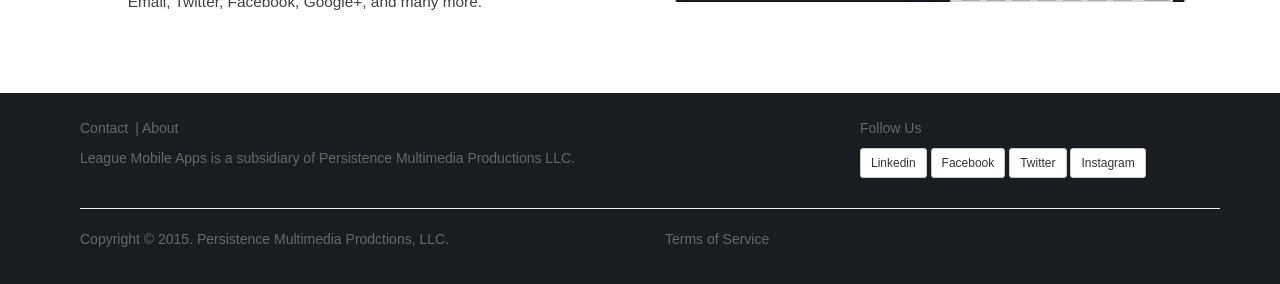
<file: site-archive/tennis.html>
<!DOCTYPE html>
<html lang="en">
<head>
<meta charset="UTF-8">
<meta name="description" content="League For Tennis is a mobile app where sports and mobile technology come to play. This app will give tennis players from amateur to pro the ability to rate their peers on the five fundamental skills of tennis ( ratings are subjective to how players view one another's skills ). Using geo-location; players can mark their favorite courts to play at, check out the competition, rate and be rated by the players around them. League allows players to post their League rating via social media for all to see. The goal is to have the highest rating among your peers or as we say, in your League. League promotes physical fitness, healthy competition, and social interaction.
It�s time to join in and - GET YOUR STATS UP !">
<meta name="keywords" content="sports mobile apps, tennis, competitve sports, geolocation, mobile technology, sports app, tennis app, tennis courts, tennis leagues, find tennis match, highschool tennis, college tennis, amatuer tennis, tennis pro">
<meta name="author" content="Sheldon Bradley">
<meta property="og:image" content="http://www.leaguemobileapps.com/images/fBOpenGraph.jpg">
<meta name="viewport" content="width=device-width, initial-scale=1">
<title>League For Tennis</title>
<link rel="stylesheet" href="https://maxcdn.bootstrapcdn.com/bootstrap/3.3.4/css/bootstrap.min.css">
<link rel="stylesheet" href="css/LeagueSite.css">
<link rel="stylesheet" href="css/responsive.css">
<script src="https://ajax.googleapis.com/ajax/libs/jquery/1.11.2/jquery.min.js"></script>
<script src="https://maxcdn.bootstrapcdn.com/bootstrap/3.3.4/js/bootstrap.min.js"></script>
<!-- Go to www.addthis.com/dashboard to customize your tools -->
<script type="text/javascript" src="//s7.addthis.com/js/300/addthis_widget.js#pubid=ra-4e3326690eba0b19" async="async"></script>
<script type="text/javascript" src="js/gaTrackingCode.js"></script>
</head>
<body>
<nav id="myNavbar" class="navbar navbar-default navbar-inverse navbar-fixed-top " role="navigation">
    <!-- Brand and toggle get grouped for better mobile display -->
    <div class="container">
        <div class="navbar-header">
            <button type="button" class="navbar-toggle" data-toggle="collapse" data-target="#navbarCollapse">
                <span class="sr-only">Toggle navigation</span>
                <span class="icon-bar"></span>
                <span class="icon-bar"></span>
                <span class="icon-bar"></span>
            </button>
            <a class="navbar-brand" href="index.html"><img src="images/leagueBrandHeader.png" ></a>
        </div>
        <!-- Collect the nav links, forms, and other content for toggling -->
        <div class="collapse navbar-collapse navbar-right" id="navbarCollapse">
            <ul class="nav navbar-nav">
                <li><a href="index.html">Home</a></li>
                <li><a href="basketball.html">Basketball</a></li>
                <li><a href="soccer.html">Soccer</a></li>
                <li><a href="volleyball.html">Volleyball</a></li>
                <li><a href="lacrosse.html">Lacrosse</a></li>
                <li class="active"><a href="tennis.html">Tennis</a></li>
            </ul>
        </div>
    </div>
</nav>
<!--<div class="app-strip strip-basketball">    
</div>-->

<div class="app-brand-logo strip-tennis">
    
    <div class="container">
        
        <div class="row">
            <div class="col-xs-3"></div> 
            <div class="col-xs-6 bLogo brand-tennis"></div> 
            <div class="col-xs-3 app-social-right">
                <h5 class="mobile-hide">Available on</h5>
                <div class="platform-icons mobile-hide">
                    <a href="https://goo.gl/KHkRdt" target="_blank"><span class="ios"></span></a>
                    <a href="http://goo.gl/VzBqtt" target="_blank"><span class="and"></span></a>
                    
                </div>
                <div class="social-share">
                    
                    <!-- Go to www.addthis.com/dashboard to customize your tools -->
                    <div class="addthis_native_toolbox"></div>
                    
                </div>
                
            </div> 
        </div>
        
    </div>
    
</div>


<div class="container appCntContainer">
    
    <div class="row mobile-only">
    
        <div class="col-xs-12 app-social-center">
            <h5 class="mobile-hide">Download for free on</h5>
            <div class="platform-icons mobile-hide">
                <a href="https://goo.gl/KHkRdt" target="_blank"><span class="ios"></span></a>
                <a href="http://goo.gl/VzBqtt" target="_blank"><span class="and"></span></a>
            </div>
            <h5 style="margin-top: 10px;" class="mobile-hide">(Tap Icon To Choose Platform)</h5>
            
        </div> 
    
    
    </div>
    
    <div class="row feature-container">
        
        <div class="col-xs-12 col-sm-6 feature-copy">
            
            <h4>Find and create new courts</h4>
            
            <p>League For Tennis is the only tennis app that helps tennis players find nearby courts to play and compete. And it allows players to continue to build the network of tennis court locations for other players to discover.</p>
            
            <div class="bullet bullet-tennis">1</div>
        
            <div class="copy">
                <h6>Courts Map</h6>
                <p>League For Tennis lets you scan the map for courts in your area to compete at. New courts are being added daily by competitve League members like you!</p>
            </div>
            
            <div class="bullet bullet-tennis">2</div>
        
            <div class="copy">
                <h6>Create a new court</h6>
                <p>If you are at your favorite spot to play tennis and it is not already on the map, then tap the "Mark current location as new court" button while you are there to mark it on the courts map. Now other League members can discover a new court.</p>
            </div>
            
            <div class="bullet bullet-tennis">3</div>
        
            <div class="copy">
                <h6>Court map markers</h6>
                <p>Tap on any court marker on the map to see how many players are on that court in REAL-TIME! And to see other detailed information about that court by tapping the "COURT INFO" button.</p>
            </div>
            
            <div class="bullet bullet-tennis">4</div>
        
            <div class="copy">
                <h6>Favorite courts</h6>
                <p>League For Tennis members can add and remove any court on the map to their "Fav Courts" list. This feature gives you a quick snap shot of the number of players on your courts (without scanning the map marker) and the last time to you showed up to play. If it's been awhile, you might want to pay the competition a visit.</p>
            </div>
            
        </div>
        
        
        <div class="col-xs-12 col-sm-6 feature-graphic feature1-tennis">
          
        </div>
        
        
    </div>
   
   
    <div class="row feature-container">
           
        
        <div class="col-xs-12 col-sm-6 col-sm-push-6 feature-copy">
            
            <h4>Check-in at nearby courts</h4>
            
            <p>Checking into the courts around you is what League For Tennis is all about! The more courts you check into the bigger your League becomes and the number of players that you are connected to.</p>
                
            <div class="bullet bullet-tennis">1</div>
        
            <div class="copy">
                <h6>Court Information</h6>
                <p>The Court Info screen shows an image of the currently selected court, along with the name of the court.</p>
            </div>
            
            <div class="bullet bullet-tennis">2</div>
            
            <div class="copy">
                <h6>Live players list</h6>
                <p>The Court Info screen also gives a list of all the League members that are currently checked-in on that court. Once you check-in, other members will see you on the list, and then the rating can began!</p>
            </div>
            
            
            <div class="bullet bullet-tennis">3</div>
        
            <div class="copy">
                <h6>Check-in</h6>
                <p>When you are at any court location tap the "Check-in at this court" button to let the others know that you are on the tennis court! By checking-in you let other members who are scanning the map know how many players are at that court ready to play. So don't just sit there let em know the court's not empty.</p>
            </div>
            
            <div class="bullet bullet-tennis">4</div>
        
            <div class="copy">
                <h6>Court Notifications</h6>
                <p>When League members begin to check-in at courts that you have been to, you can receieve notifications when a set number of competitors have arrived at your favorite court(s). You can adjust notification settings within the League For Tennis settings. </p>
            </div>
        
            
        </div>
        
        <div class="col-xs-12 col-sm-6 col-sm-pull-6 feature-graphic feature2-tennis">
            
           
        </div>
            
        
        
        
    </div>
   
   
    <div class="row feature-container">
        
        <div class="col-xs-12 col-sm-6 feature-copy">
            
            <h4>real-time ratings</h4>
            
            <p>Never guess how the competition REALLY feels about your skills. League For Tennis is the only tennis app where you can rate and be rated by other members on the five fundamental skills of the game. And receive REAL-TIME notifications when other League For Tennis members rate your game. Tap the "Rate" button next to any members name to rate them.</p>
            <div class="bullet bullet-tennis">1</div>
        
            <div class="copy">
                <h6>Player information</h6>
                <p>The rate screen shows an image of the current player you are about to rate. As well as the last rating that you have posted for that player.</p>
            </div>
            
            <div class="bullet bullet-tennis">2</div>
        
            <div class="copy">
                <h6>The Fundamentals</h6>
                <p> on the five fundamental skills of tennis: Serve, Forehand, Backhand, Volley, and Rally.</p>
            </div>
            
            <div class="bullet bullet-tennis">3</div>
        
            <div class="copy">
                <h6>Rate the competition</h6>
                <p>After you've dialed in the numbers for a players skills tap the "Update Rating" button.</p>
            </div>
            
            <div class="bullet bullet-tennis">4</div>
            
            <div class="copy">
                <h6>Rating Notifications</h6>
                <p>As your ratings go up or down, receive instant updates on how other League members are rating your game. So always bring your "A" game to the tennis courts.</p>
            </div>
            
        </div>
        
        
        <div class="col-xs-12 col-sm-6 feature-graphic feature3-tennis">
            
          
            
        </div>
        
    </div>
   
   
    <div class="row feature-container">
        
        
        
        <div class="col-xs-12 col-sm-6 col-sm-push-6 feature-copy">
            
            <h4>The best of the best</h4>
            
            <p>The League Stats screen gives you a breakdown of the top competitors within your League. You've seen them on the courts and rated their game, now see how the rest of the League rates their game.</p>
            
            <div class="bullet bullet-tennis">1</div>
        
            <div class="copy">
                <h6>Search your league</h6>
                <p>Quickly filter through your League and search for members by court, name, etc. </p>
            </div>
            
            <div class="bullet bullet-tennis">2</div>
        
            <div class="copy">
                <h6>League List</h6>
                <p>The League list is comprised of all the players that you share a tennis court with and have competed at.</p>
            </div>
            
            <div class="bullet bullet-tennis">3</div>
        
            <div class="copy">
                <h6>Player Information</h6>
                <p>Within the League list you get a breakdown of each members username, prefered game they play, their overall League rating, the last time they were rated, and their "home" court.</p>
            </div>
            
            <div class="bullet bullet-tennis">4</div>
            
            <div class="copy">
                <h6>Stay up to date</h6>
                <p>Tap the refresh button to make sure you have the latest League rankings.</p>
            </div>
            
        </div>
        
        <div class="col-xs-12 col-sm-6 col-sm-pull-6 feature-graphic feature4-tennis">
            
           
        </div>
        
        
        
    </div>
    
    <div class="row feature-container">
        
        <div class="col-xs-12 col-sm-6 feature-copy">
            
            <h4>Bragging rights</h4>
            
            <p>As competitve tennis players, we've all done this before. We compare our skills to one another and debate on who's the best among us. Now it's time to #GetYourStatsUp and let League For Tennis do the bragging for you.</p>
            
            <div class="bullet bullet-tennis">1</div>
        
            <div class="copy">
                <h6>Rating Badge</h6>
                <p>Your current rating is the overall rating that other League members have given you on your game. You will receive a rating badge ranging from "Ball Boy/Girl" to "LEAGUE MVP" according to that overall rating.  </p>
            </div>
            
            <div class="bullet bullet-tennis">2</div>
        
            <div class="copy">
                <h6>Fundamentals Ratings</h6>
                <p>On the MyStats screen you receive a break down of what your average rating is in each of the five tennis fundamentals.</p>
            </div>
            
            <div class="bullet bullet-tennis">3</div>
        
            <div class="copy">
                <h6>Share Your Rating</h6>
                <p>Tap the "SHARE RATING" to show everyone what you have acheived in your League.</p>
            </div>
            
            <div class="bullet bullet-tennis">4</div>
            
            <div class="copy">
                <h6>Spread the Word</h6>
                <p>Share your certified League For Tennis rating via Text Message, Email, Twitter, Facebook, Google+, and many more. </p>
            </div>
            
        </div>
        
        
        <div class="col-xs-12 col-sm-6 feature-graphic feature5-tennis">
            
        </div>
        
    </div>
        
   
</div>
    
    <div class="social-share mobile-only">
        
        <!-- Go to www.addthis.com/dashboard to customize your tools -->
        <div class="addthis_native_toolbox"></div>
        
    </div>
    
    
</div>


<footer>
     <div class="container">
        <div class="row">
            <div class="col-xs-12 col-md-8 secondary-foot-links">
                <p><a href="mailto:support@leaguemobileapps.com">Contact</a> | <a href="about.html">About</a></p>
                <p>League Mobile Apps is a subsidiary of Persistence Multimedia Productions LLC.</p>
                
                
            </div>
             <div class="col-xs-12 col-md-4">
                <p>Follow Us</p>
                <p>
                    <a href="https://www.linkedin.com/company/league-mobile-apps" target="_blank" class="btn btn-sm btn-default">Linkedin</a>
                    <a href="https://www.facebook.com/LeagueMobileApps" target="_blank" class="btn btn-sm btn-default">Facebook</a>
                    <a href="https://twitter.com/LeagueTennisApp" target="_blank" class="btn btn-sm btn-default">Twitter</a>
                    <a href="https://instagram.com/leaguefortennis_app/" target="_blank" class="btn btn-sm btn-default">Instagram</a>
                </p>
            </div>
        </div>
        
        <hr>
        
        <div class="row">
            <div class="col-xs-12 col-md-6">
                <p>Copyright &#169; 2015. Persistence Multimedia Prodctions, LLC.</p>
            </div>
            <div class="col-xs-12 col-md-6 lower-footer-links" >
                <p><a href="terms.html">Terms of Service</a></p>
            </div>
            
        </div>
        
        
     </div>
</footer>

</body>
</html>
</file>
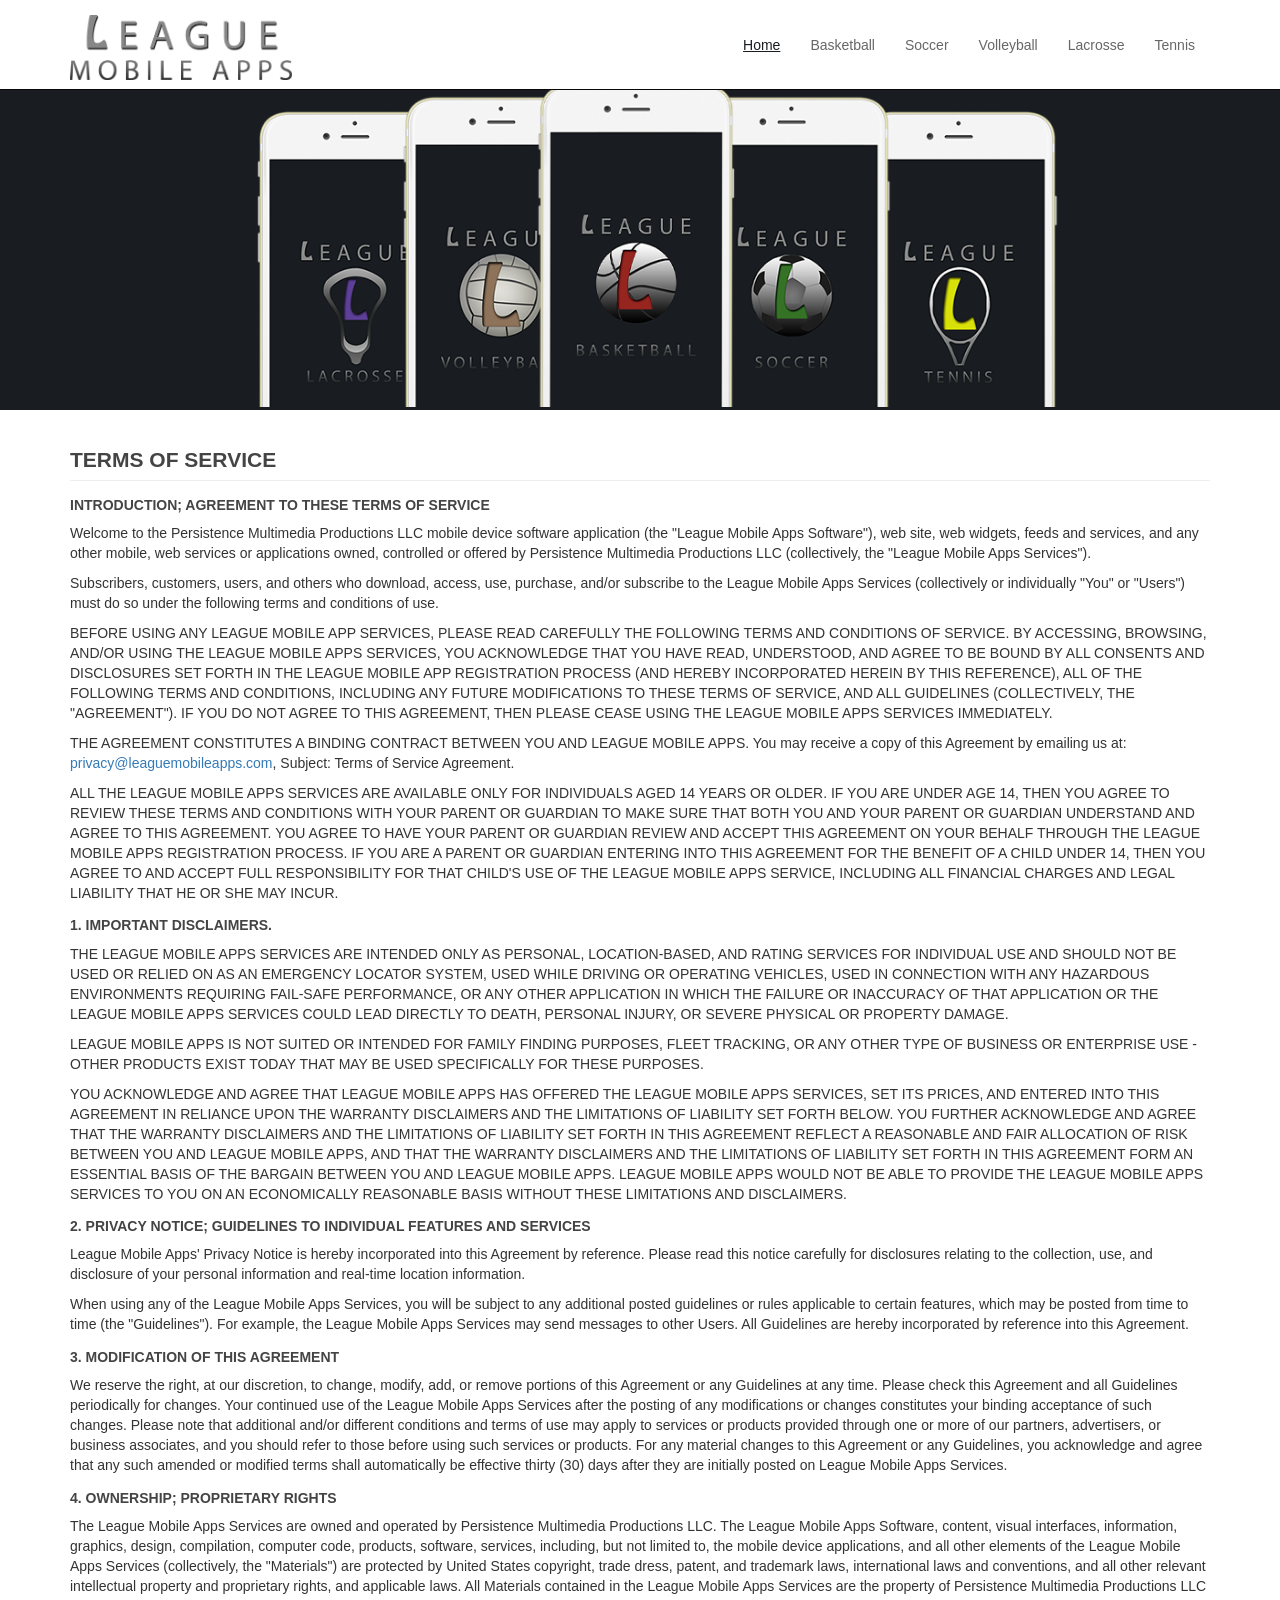
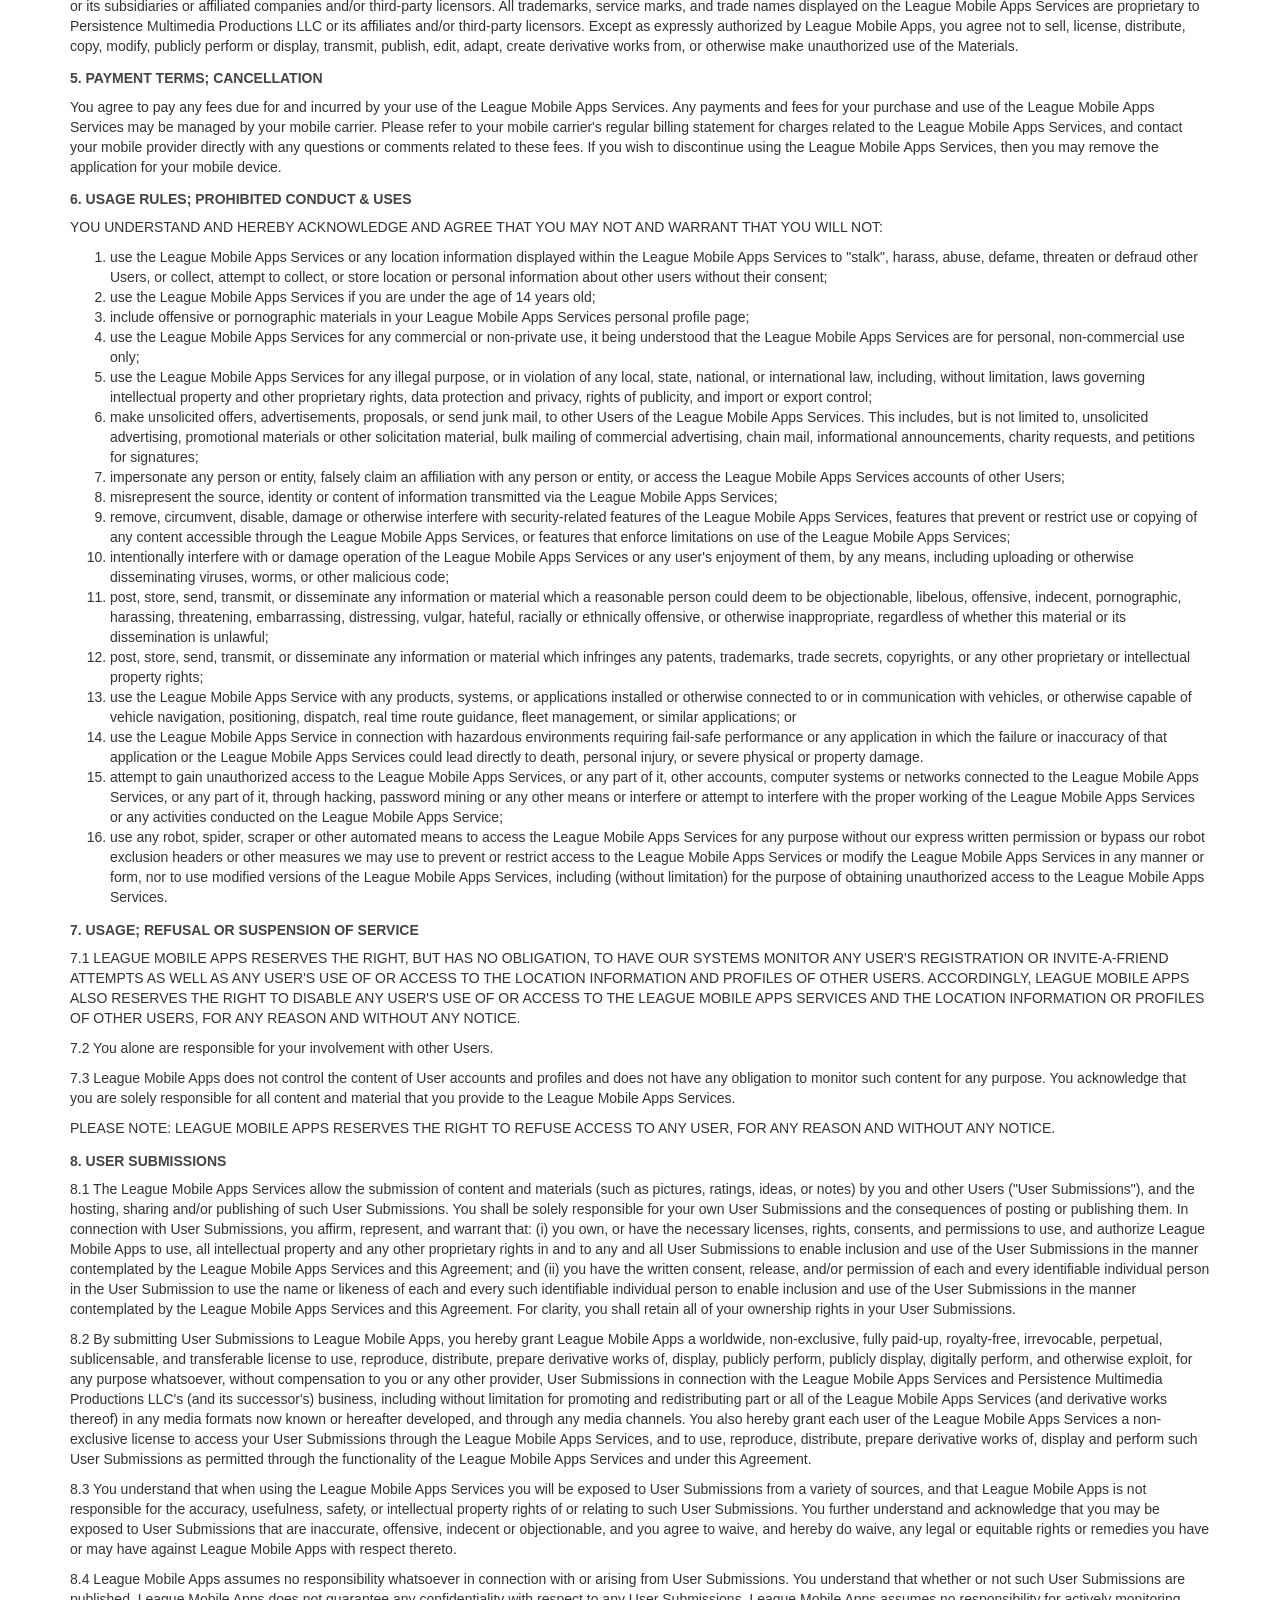
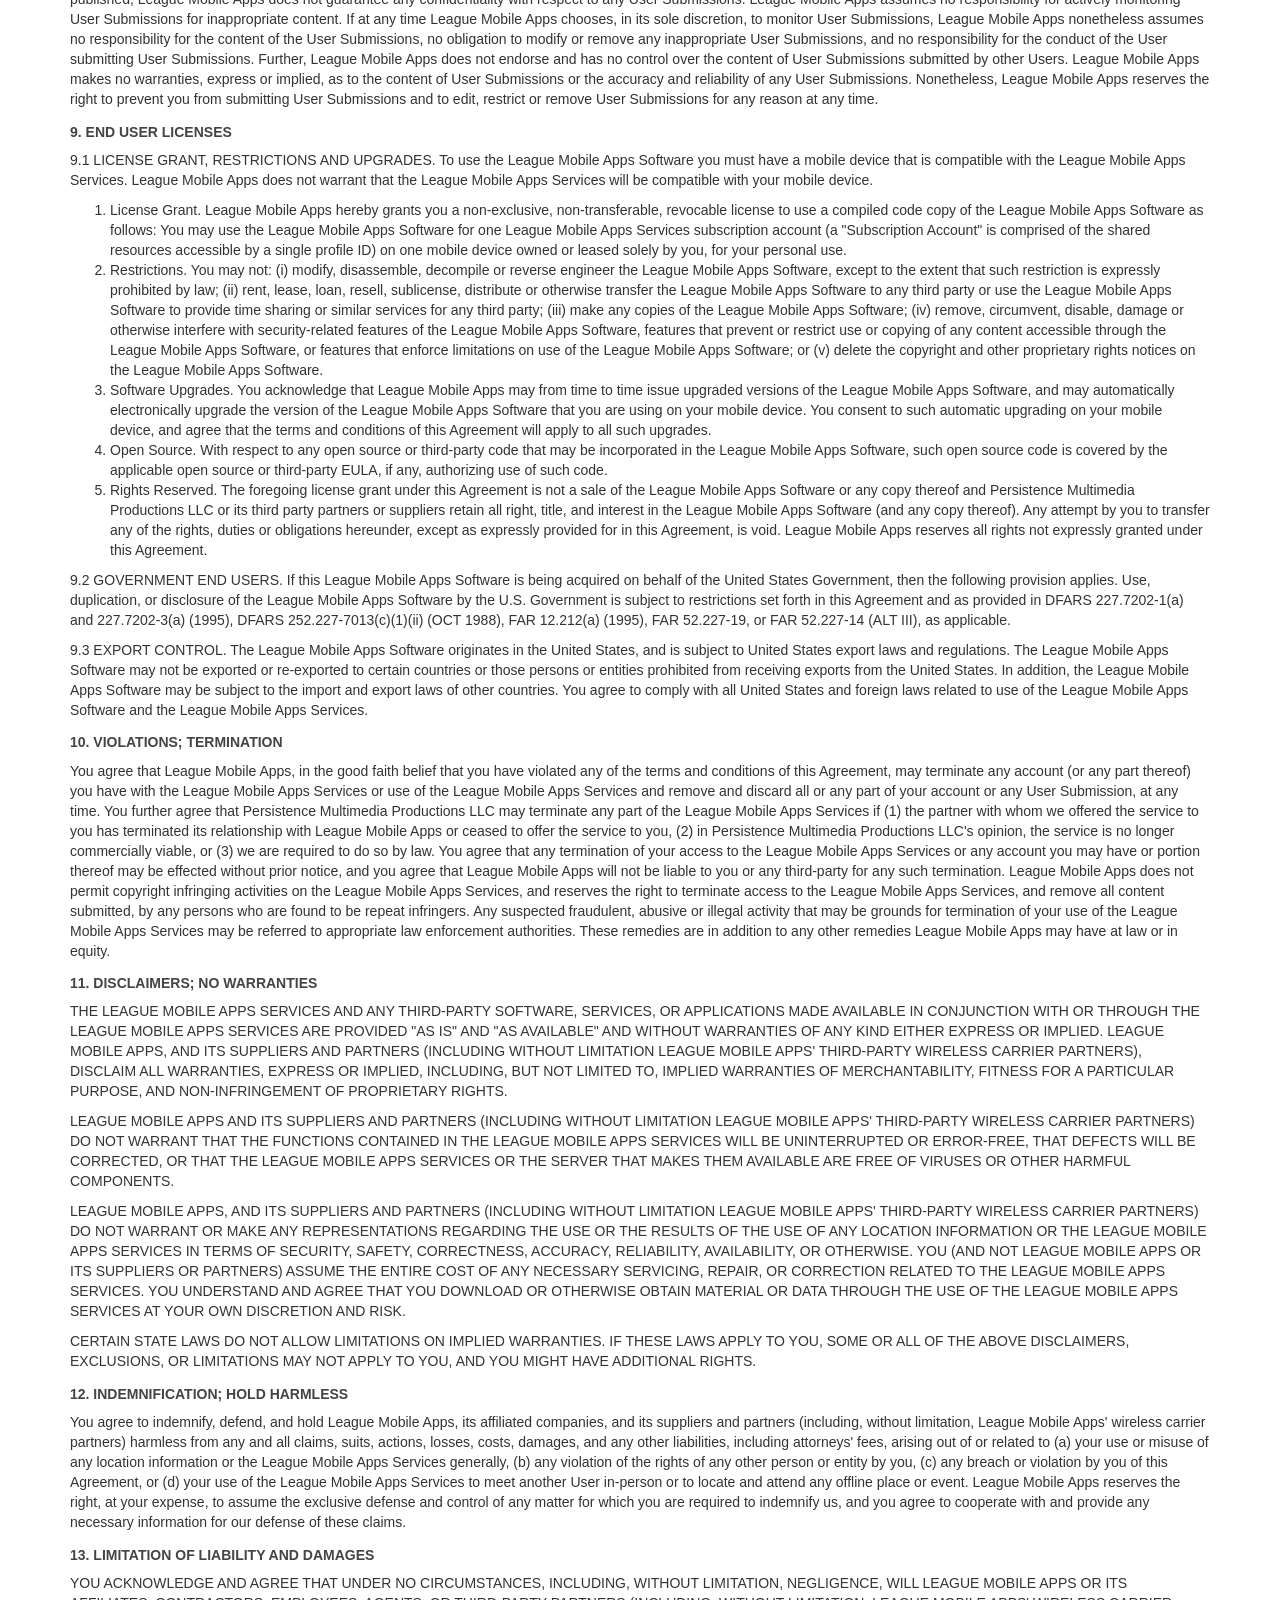
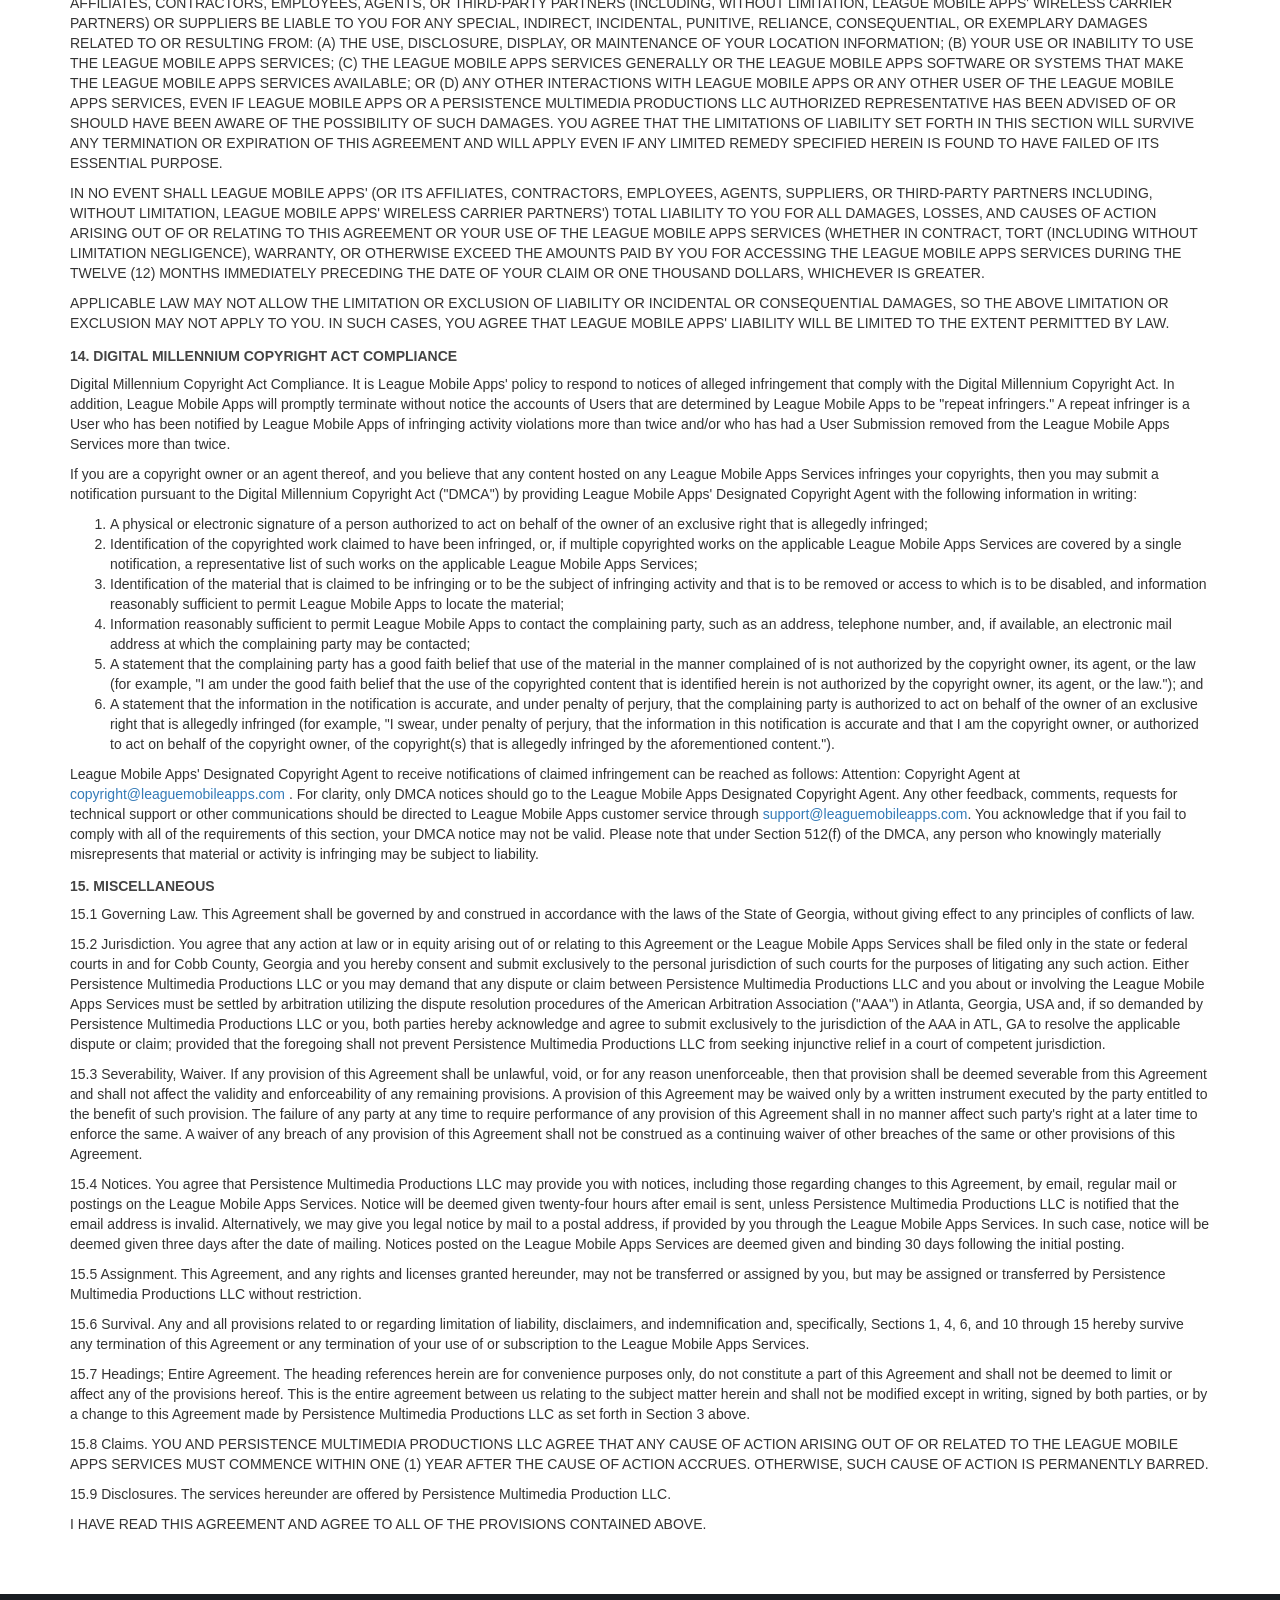
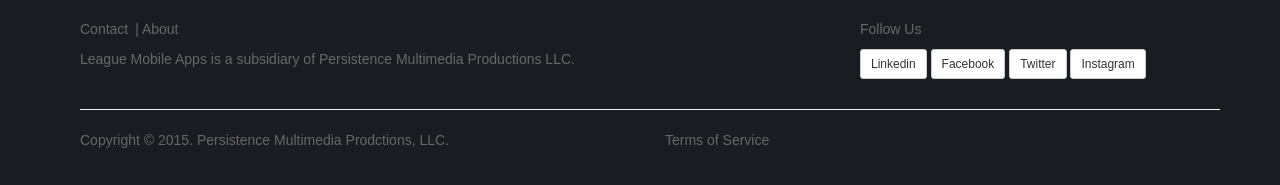
<file: site-archive/terms.html>
<!DOCTYPE html>
<html lang="en">
<head>
<meta charset="UTF-8">
<meta name="description" content="League Mobile Apps is where sports and mobile technology come to play.">
<meta name="keywords" content="sports mobile apps, basketbal, tennis, soccer, volleyball, lacrosse, competitve sports, geolocation, mobile technology, sports app, basketball app, volleyball app, tennis app, soccer app, lacrosse app">
<meta name="author" content="Sheldon Bradley">
<meta property="og:image" content="http://www.leaguemobileapps.com/images/fBOpenGraph.jpg">
<meta name="viewport" content="width=device-width, initial-scale=1">
<title>Terms League Mobile Apps</title>
<link rel="stylesheet" href="https://maxcdn.bootstrapcdn.com/bootstrap/3.3.4/css/bootstrap.min.css">

<link rel="stylesheet" href="css/LeagueSite.css">
<link rel="stylesheet" href="css/responsive.css">
<script src="https://ajax.googleapis.com/ajax/libs/jquery/1.11.2/jquery.min.js"></script>
<script src="https://maxcdn.bootstrapcdn.com/bootstrap/3.3.4/js/bootstrap.min.js"></script>
<script type="text/javascript" src="//s7.addthis.com/js/300/addthis_widget.js#pubid=ra-4e3326690eba0b19" async="async"></script>
<script type="text/javascript" src="js/gaTrackingCode.js"></script>
</head>
<body>
<nav id="myNavbar" class="navbar navbar-default navbar-inverse navbar-fixed-top " role="navigation">
    <!-- Brand and toggle get grouped for better mobile display -->
    <div class="container">
        <div class="navbar-header">
            <button type="button" class="navbar-toggle" data-toggle="collapse" data-target="#navbarCollapse">
                <span class="sr-only">Toggle navigation</span>
                <span class="icon-bar"></span>
                <span class="icon-bar"></span>
                <span class="icon-bar"></span>
            </button>
             <a class="navbar-brand" href="index.html"><img src="images/leagueBrandHeader.png" ></a>
        </div>
        <!-- Collect the nav links, forms, and other content for toggling -->
        <div class="collapse navbar-collapse navbar-right" id="navbarCollapse">
            <ul class="nav navbar-nav">
                <li class="active"><a href="index.html">Home</a></li>
                <li><a href="basketball.html">Basketball</a></li>
                <li><a href="soccer.html">Soccer</a></li>
                <li><a href="volleyball.html">Volleyball</a></li>
                <li><a href="lacrosse.html">Lacrosse</a></li>
                <li><a href="tennis.html">Tennis</a></li>
            </ul>
        </div>
    </div>
</nav>
<div id="home-banner">
        <div class="container clearfix">
                <div class="grid_12 no-margin">
                        <a href="index.html"></a>
                </div>
        </div>
    </div>
<div id="termsContent" class="container">
    
    <div class="row">
        
         <div class="col-xs-12 col-sm-12">
            
            <h1>Terms of Service</h1>
            
           <h4>INTRODUCTION; AGREEMENT TO THESE TERMS OF SERVICE</h4>
            <p>Welcome to the Persistence Multimedia Productions LLC mobile device software application (the "League Mobile Apps Software"), web site, web widgets, feeds and services, and any other mobile,  web services or applications owned, controlled or offered by Persistence Multimedia Productions LLC (collectively, the "League Mobile Apps Services"). </p>
            <p>Subscribers, customers, users, and others who download, access, use, purchase, and/or subscribe to the League Mobile Apps Services (collectively or individually "You" or "Users") must do so under the following terms and conditions of use.</p>
            <p>BEFORE USING ANY LEAGUE MOBILE APP SERVICES, PLEASE READ CAREFULLY THE FOLLOWING TERMS AND CONDITIONS OF SERVICE. BY ACCESSING, BROWSING, AND/OR USING THE LEAGUE MOBILE APPS SERVICES, YOU ACKNOWLEDGE THAT YOU HAVE READ, UNDERSTOOD, AND AGREE TO BE BOUND BY ALL CONSENTS AND DISCLOSURES SET FORTH IN THE LEAGUE MOBILE APP REGISTRATION PROCESS (AND HEREBY INCORPORATED HEREIN BY THIS REFERENCE), ALL OF THE FOLLOWING TERMS AND CONDITIONS, INCLUDING ANY FUTURE MODIFICATIONS TO THESE TERMS OF SERVICE, AND ALL GUIDELINES (COLLECTIVELY, THE "AGREEMENT"). IF YOU DO NOT AGREE TO THIS AGREEMENT, THEN PLEASE CEASE USING THE LEAGUE MOBILE APPS SERVICES IMMEDIATELY.</p>
            <p>THE AGREEMENT CONSTITUTES A BINDING CONTRACT BETWEEN YOU AND LEAGUE MOBILE APPS. You may receive a copy of this Agreement by emailing us at:<a href="mailto: privacy@leaguemobileapps.com"> privacy@leaguemobileapps.com</a>, Subject: Terms of Service Agreement.</p>
            <p>ALL THE LEAGUE MOBILE APPS SERVICES ARE AVAILABLE ONLY FOR INDIVIDUALS AGED 14 YEARS OR OLDER. IF YOU ARE UNDER  AGE 14, THEN YOU AGREE TO REVIEW THESE TERMS AND CONDITIONS WITH YOUR PARENT OR GUARDIAN TO MAKE SURE THAT BOTH YOU AND YOUR PARENT OR GUARDIAN UNDERSTAND AND AGREE TO THIS AGREEMENT. YOU AGREE TO HAVE YOUR PARENT OR GUARDIAN REVIEW AND ACCEPT THIS AGREEMENT ON YOUR BEHALF THROUGH THE LEAGUE MOBILE APPS REGISTRATION PROCESS. IF YOU ARE A PARENT OR GUARDIAN ENTERING INTO THIS AGREEMENT FOR THE BENEFIT OF A CHILD UNDER 14, THEN YOU AGREE TO AND ACCEPT FULL RESPONSIBILITY FOR THAT CHILD'S USE OF THE LEAGUE MOBILE APPS SERVICE, INCLUDING ALL FINANCIAL CHARGES AND LEGAL LIABILITY THAT HE OR SHE MAY INCUR.</p>
            <h4>1. IMPORTANT DISCLAIMERS.</h4>
            <p>THE LEAGUE MOBILE APPS SERVICES ARE INTENDED ONLY AS PERSONAL, LOCATION-BASED, AND RATING SERVICES FOR INDIVIDUAL USE AND SHOULD NOT BE USED OR RELIED ON AS AN EMERGENCY LOCATOR SYSTEM, USED WHILE DRIVING OR OPERATING VEHICLES,  USED IN CONNECTION WITH ANY HAZARDOUS ENVIRONMENTS REQUIRING FAIL-SAFE PERFORMANCE, OR ANY OTHER APPLICATION IN WHICH THE FAILURE OR INACCURACY OF THAT APPLICATION OR THE LEAGUE MOBILE APPS SERVICES COULD LEAD DIRECTLY TO DEATH, PERSONAL INJURY, OR SEVERE PHYSICAL OR PROPERTY DAMAGE.</p>
            <p>LEAGUE MOBILE APPS IS NOT SUITED OR INTENDED FOR FAMILY FINDING PURPOSES, FLEET TRACKING, OR ANY OTHER TYPE OF BUSINESS OR ENTERPRISE USE - OTHER PRODUCTS EXIST TODAY THAT MAY BE USED SPECIFICALLY FOR THESE PURPOSES.</p>
            <p>YOU ACKNOWLEDGE AND AGREE THAT LEAGUE MOBILE APPS HAS OFFERED THE LEAGUE MOBILE APPS SERVICES, SET ITS PRICES, AND ENTERED INTO THIS AGREEMENT IN RELIANCE UPON THE WARRANTY DISCLAIMERS AND THE LIMITATIONS OF LIABILITY SET FORTH BELOW. YOU FURTHER ACKNOWLEDGE AND AGREE THAT THE WARRANTY DISCLAIMERS AND THE LIMITATIONS OF LIABILITY SET FORTH IN THIS AGREEMENT REFLECT A REASONABLE AND FAIR ALLOCATION OF RISK BETWEEN YOU AND LEAGUE MOBILE APPS, AND THAT THE WARRANTY DISCLAIMERS AND THE LIMITATIONS OF LIABILITY SET FORTH IN THIS AGREEMENT FORM AN ESSENTIAL BASIS OF THE BARGAIN BETWEEN YOU AND LEAGUE MOBILE APPS. LEAGUE MOBILE APPS WOULD NOT BE ABLE TO PROVIDE THE LEAGUE MOBILE APPS SERVICES TO YOU ON AN ECONOMICALLY REASONABLE BASIS WITHOUT THESE LIMITATIONS AND DISCLAIMERS.</p>
            <h4>2. PRIVACY NOTICE; GUIDELINES TO INDIVIDUAL FEATURES AND SERVICES</h4>
            <p>League Mobile Apps' Privacy Notice is hereby incorporated into this Agreement by reference. Please read this notice carefully for disclosures relating to the collection, use, and disclosure of your personal information and real-time location information.</p>
            <p>When using any of the League Mobile Apps Services, you will be subject to any additional posted guidelines or rules applicable to certain features, which may be posted from time to time (the "Guidelines"). For example, the League Mobile Apps Services may send messages to other Users. All Guidelines are hereby incorporated by reference into this Agreement.</p>
            <h4>3. MODIFICATION OF THIS AGREEMENT</h4>
            <p>We reserve the right, at our discretion, to change, modify, add, or remove portions of this Agreement or any Guidelines at any time. Please check this Agreement and all Guidelines periodically for changes. Your continued use of the League Mobile Apps Services after the posting of any modifications or changes constitutes your binding acceptance of such changes. Please note that additional and/or different conditions and terms of use may apply to services or products provided through one or more of our partners, advertisers, or business associates, and you should refer to those before using such services or products. For any material changes to this Agreement or any Guidelines, you acknowledge and agree that any such amended or modified terms shall automatically be effective thirty (30) days after they are initially posted on League Mobile Apps Services.</p>
            <h4>4. OWNERSHIP; PROPRIETARY RIGHTS</h4>
            <p>The League Mobile Apps Services are owned and operated by Persistence Multimedia Productions LLC. The League Mobile Apps Software, content, visual interfaces, information, graphics, design, compilation, computer code, products, software, services, including, but not limited to, the mobile device applications, and all other elements of the League Mobile Apps Services (collectively, the "Materials") are protected by United States copyright, trade dress, patent, and trademark laws, international laws and conventions, and all other relevant intellectual property and proprietary rights, and applicable laws. All Materials contained in the League Mobile Apps Services are the property of Persistence Multimedia Productions LLC or its subsidiaries or affiliated companies and/or third-party licensors. All trademarks, service marks, and trade names displayed on the League Mobile Apps Services are proprietary to Persistence Multimedia Productions LLC or its affiliates and/or third-party licensors. Except as expressly authorized by League Mobile Apps, you agree not to sell, license, distribute, copy, modify, publicly perform or display, transmit, publish, edit, adapt, create derivative works from, or otherwise make unauthorized use of the Materials.</p>
            <h4>5. PAYMENT TERMS; CANCELLATION</h4>
            <p>You agree to pay any fees due for and incurred by your use of the League Mobile Apps Services. Any payments and fees for your purchase and use of the League Mobile Apps Services may be managed by your mobile carrier. Please refer to your mobile carrier's regular billing statement for charges related to the League Mobile Apps Services, and contact your mobile provider directly with any questions or comments related to these fees. If you wish to discontinue using the League Mobile Apps Services, then you may remove the application for your mobile device.</p>
            <h4>6. USAGE RULES; PROHIBITED CONDUCT & USES</h4>
            <p>YOU UNDERSTAND AND HEREBY ACKNOWLEDGE AND AGREE THAT YOU MAY NOT AND WARRANT THAT YOU WILL NOT:</p>
            <ol>
            <li>use the League Mobile Apps Services or any location information displayed within the League Mobile Apps Services to "stalk", harass, abuse, defame, threaten or defraud other Users, or collect, attempt to collect, or store location or personal information about other users without their consent;</li>
            <li>use the League Mobile Apps Services if you are under the age of 14 years old;</li>
            <li>include offensive or pornographic materials in your League Mobile Apps Services personal profile page;</li>
            <li>use the League Mobile Apps Services for any commercial or non-private use, it being understood that the League Mobile Apps Services are for personal, non-commercial use only;</li>
            
            <li>use the League Mobile Apps Services for any illegal purpose, or in violation of any local, state, national, or international law, including, without limitation, laws governing intellectual property and other proprietary rights, data protection and privacy, rights of publicity, and import or export control;</li>
            <li>make unsolicited offers, advertisements, proposals, or send junk mail, to other Users of the League Mobile Apps Services. This includes, but is not limited to, unsolicited advertising, promotional materials or other solicitation material, bulk mailing of commercial advertising, chain mail, informational announcements, charity requests, and petitions for signatures;</li>
            <li>impersonate any person or entity, falsely claim an affiliation with any person or entity, or access the League Mobile Apps Services accounts of other Users;</li>
            
            <li>misrepresent the source, identity or content of information transmitted via the League Mobile Apps Services;</li>
            <li>remove, circumvent, disable, damage or otherwise interfere with security-related features of the League Mobile Apps Services, features that prevent or restrict use or copying of any content accessible through the League Mobile Apps Services, or features that enforce limitations on use of the League Mobile Apps Services;</li>
            <li>intentionally interfere with or damage operation of the League Mobile Apps Services or any user's enjoyment of them, by any means, including uploading or otherwise disseminating viruses, worms, or other malicious code;</li>
            <li>post, store, send, transmit, or disseminate any information or material which a reasonable person could deem to be objectionable, libelous, offensive, indecent, pornographic, harassing, threatening, embarrassing, distressing, vulgar, hateful, racially or ethnically offensive, or otherwise inappropriate, regardless of whether this material or its dissemination is unlawful;</li>
            <li>post, store, send, transmit, or disseminate any information or material which infringes any patents, trademarks, trade secrets, copyrights, or any other proprietary or intellectual property rights;</li>
            <li>use the League Mobile Apps Service with any products, systems, or applications installed or otherwise connected to or in communication with vehicles, or otherwise capable of vehicle navigation, positioning, dispatch, real time route guidance, fleet management, or similar applications; or</li>
            <li>use the League Mobile Apps Service in connection with hazardous environments requiring fail-safe performance or any application in which the failure or inaccuracy of that application or the League Mobile Apps Services could lead directly to death, personal injury, or severe physical or property damage.</li>
            <li>attempt to gain unauthorized access to the League Mobile Apps Services, or any part of it, other accounts, computer systems or networks connected to the League Mobile Apps Services, or any part of it, through hacking, password mining or any other means or interfere or attempt to interfere with the proper working of the League Mobile Apps Services or any activities conducted on the League Mobile Apps Service;</li>
            <li>use any robot, spider, scraper or other automated means to access the League Mobile Apps Services for any purpose without our express written permission or bypass our robot exclusion headers or other measures we may use to prevent or restrict access to the League Mobile Apps Services or modify the League Mobile Apps Services in any manner or form, nor to use modified versions of the League Mobile Apps Services, including (without limitation) for the purpose of obtaining unauthorized access to the League Mobile Apps Services.</li>
            </ol>
            
            <h4>7. USAGE; REFUSAL OR SUSPENSION OF SERVICE</h4>
            <p>7.1 LEAGUE MOBILE APPS RESERVES THE RIGHT, BUT HAS NO OBLIGATION, TO HAVE OUR SYSTEMS MONITOR ANY USER'S REGISTRATION OR INVITE-A-FRIEND ATTEMPTS AS WELL AS ANY USER'S USE OF OR ACCESS TO THE LOCATION INFORMATION AND PROFILES OF OTHER USERS. ACCORDINGLY, LEAGUE MOBILE APPS ALSO RESERVES THE RIGHT TO DISABLE ANY USER'S USE OF OR ACCESS TO THE LEAGUE MOBILE APPS SERVICES AND THE LOCATION INFORMATION OR PROFILES OF OTHER USERS, FOR ANY REASON AND WITHOUT ANY NOTICE.</p>
           <p> 7.2 You alone are responsible for your involvement with other Users. </p>
            <p>7.3 League Mobile Apps does not control the content of User accounts and profiles and does not have any obligation to monitor such content for any purpose. You acknowledge that you are solely responsible for all content and material that you provide to the League Mobile Apps Services.</p>
            <p class="termsBOLD">PLEASE NOTE: LEAGUE MOBILE APPS RESERVES THE RIGHT TO REFUSE ACCESS TO ANY USER, FOR ANY REASON AND WITHOUT ANY NOTICE.</p>
            <h4>8. USER SUBMISSIONS</h4>
            <p>8.1 The League Mobile Apps Services allow the submission of content and materials (such as pictures, ratings, ideas, or notes) by you and other Users ("User Submissions"), and the hosting, sharing and/or publishing of such User Submissions. You shall be solely responsible for your own User Submissions and the consequences of posting or publishing them. In connection with User Submissions, you affirm, represent, and warrant that: (i) you own, or have the necessary licenses, rights, consents, and permissions to use, and authorize League Mobile Apps to use, all intellectual property and any other proprietary rights in and to any and all User Submissions to enable inclusion and use of the User Submissions in the manner contemplated by the League Mobile Apps Services and this Agreement; and (ii) you have the written consent, release, and/or permission of each and every identifiable individual person in the User Submission to use the name or likeness of each and every such identifiable individual person to enable inclusion and use of the User Submissions in the manner contemplated by the League Mobile Apps Services and this Agreement. For clarity, you shall retain all of your ownership rights in your User Submissions.</p>
           <p> 8.2 By submitting User Submissions to League Mobile Apps, you hereby grant League Mobile Apps a worldwide, non-exclusive, fully paid-up, royalty-free, irrevocable, perpetual, sublicensable, and transferable license to use, reproduce, distribute, prepare derivative works of, display, publicly perform, publicly display, digitally perform, and otherwise exploit, for any purpose whatsoever, without compensation to you or any other provider, User Submissions in connection with the League Mobile Apps Services and Persistence Multimedia Productions LLC's (and its successor's) business, including without limitation for promoting and redistributing part or all of the League Mobile Apps Services (and derivative works thereof) in any media formats now known or hereafter developed, and through any media channels. You also hereby grant each user of the League Mobile Apps Services a non-exclusive license to access your User Submissions through the League Mobile Apps Services, and to use, reproduce, distribute, prepare derivative works of, display and perform such User Submissions as permitted through the functionality of the League Mobile Apps Services and under this Agreement.</p>
            <p>8.3 You understand that when using the League Mobile Apps Services you will be exposed to User Submissions from a variety of sources, and that League Mobile Apps is not responsible for the accuracy, usefulness, safety, or intellectual property rights of or relating to such User Submissions. You further understand and acknowledge that you may be exposed to User Submissions that are inaccurate, offensive, indecent or objectionable, and you agree to waive, and hereby do waive, any legal or equitable rights or remedies you have or may have against League Mobile Apps with respect thereto.</p>
            <p>8.4 League Mobile Apps assumes no responsibility whatsoever in connection with or arising from User Submissions. You understand that whether or not such User Submissions are published, League Mobile Apps does not guarantee any confidentiality with respect to any User Submissions. League Mobile Apps assumes no responsibility for actively monitoring User Submissions for inappropriate content. If at any time League Mobile Apps chooses, in its sole discretion, to monitor User Submissions, League Mobile Apps nonetheless assumes no responsibility for the content of the User Submissions, no obligation to modify or remove any inappropriate User Submissions, and no responsibility for the conduct of the User submitting User Submissions. Further, League Mobile Apps does not endorse and has no control over the content of User Submissions submitted by other Users. League Mobile Apps makes no warranties, express or implied, as to the content of User Submissions or the accuracy and reliability of any User Submissions. Nonetheless, League Mobile Apps reserves the right to prevent you from submitting User Submissions and to edit, restrict or remove User Submissions for any reason at any time.</p>
            
            <h4>9. END USER LICENSES</h4>
            <p>9.1 LICENSE GRANT, RESTRICTIONS AND UPGRADES. To use the League Mobile Apps Software you must have a mobile device that is compatible with the League Mobile Apps Services. League Mobile Apps does not warrant that the League Mobile Apps Services will be compatible with your mobile device.</p>
            <ol>
            <li>License Grant. League Mobile Apps hereby grants you a non-exclusive, non-transferable, revocable license to use a compiled code copy of the League Mobile Apps Software as follows: You may use the League Mobile Apps Software for one League Mobile Apps Services subscription account (a "Subscription Account" is comprised of the shared resources accessible by a single profile ID) on one mobile device owned or leased solely by you, for your personal use.</li>
            <li>Restrictions. You may not: (i) modify, disassemble, decompile or reverse engineer the League Mobile Apps Software, except to the extent that such restriction is expressly prohibited by law; (ii) rent, lease, loan, resell, sublicense, distribute or otherwise transfer the League Mobile Apps Software to any third party or use the League Mobile Apps Software to provide time sharing or similar services for any third party; (iii) make any copies of the League Mobile Apps Software; (iv) remove, circumvent, disable, damage or otherwise interfere with security-related features of the League Mobile Apps Software, features that prevent or restrict use or copying of any content accessible through the League Mobile Apps Software, or features that enforce limitations on use of the League Mobile Apps Software; or (v) delete the copyright and other proprietary rights notices on the League Mobile Apps Software.</li>
            <li>Software Upgrades. You acknowledge that League Mobile Apps may from time to time issue upgraded versions of the League Mobile Apps Software, and may automatically electronically upgrade the version of the League Mobile Apps Software that you are using on your mobile device. You consent to such automatic upgrading on your mobile device, and agree that the terms and conditions of this Agreement will apply to all such upgrades.</li>
            <li>Open Source. With respect to any open source or third-party code that may be incorporated in the League Mobile Apps Software, such open source code is covered by the applicable open source or third-party EULA, if any, authorizing use of such code.</li>
            <li>Rights Reserved. The foregoing license grant under this Agreement is not a sale of the League Mobile Apps Software or any copy thereof and Persistence Multimedia Productions LLC or its third party partners or suppliers retain all right, title, and interest in the League Mobile Apps Software (and any copy thereof). Any attempt by you to transfer any of the rights, duties or obligations hereunder, except as expressly provided for in this Agreement, is void. League Mobile Apps reserves all rights not expressly granted under this Agreement.</li>
            </ol>
            <p>9.2 GOVERNMENT END USERS. If this League Mobile Apps Software is being acquired on behalf of the United States Government, then the following provision applies. Use, duplication, or disclosure of the League Mobile Apps Software by the U.S. Government is subject to restrictions set forth in this Agreement and as provided in DFARS 227.7202-1(a) and 227.7202-3(a) (1995), DFARS 252.227-7013(c)(1)(ii) (OCT 1988), FAR 12.212(a) (1995), FAR 52.227-19, or FAR 52.227-14 (ALT III), as applicable.</p>
            <p>9.3 EXPORT CONTROL. The League Mobile Apps Software originates in the United States, and is subject to United States export laws and regulations. The League Mobile Apps Software may not be exported or re-exported to certain countries or those persons or entities prohibited from receiving exports from the United States. In addition, the League Mobile Apps Software may be subject to the import and export laws of other countries. You agree to comply with all United States and foreign laws related to use of the League Mobile Apps Software and the League Mobile Apps Services.</p>
            <h4>10. VIOLATIONS; TERMINATION</h4>
            <p>You agree that League Mobile Apps, in the good faith belief that you have violated any of the terms and conditions of this Agreement, may terminate any account (or any part thereof) you have with the League Mobile Apps Services or use of the League Mobile Apps Services and remove and discard all or any part of your account or any User Submission, at any time. You further agree that Persistence Multimedia Productions LLC may terminate any part of the League Mobile Apps Services if (1) the partner with whom we offered the service to you has terminated its relationship with League Mobile Apps or ceased to offer the service to you, (2) in Persistence Multimedia Productions LLC's opinion, the service is no longer commercially viable, or (3) we are required to do so by law. You agree that any termination of your access to the League Mobile Apps Services or any account you may have or portion thereof may be effected without prior notice, and you agree that League Mobile Apps will not be liable to you or any third-party for any such termination. League Mobile Apps does not permit copyright infringing activities on the League Mobile Apps Services, and reserves the right to terminate access to the League Mobile Apps Services, and remove all content submitted, by any persons who are found to be repeat infringers. Any suspected fraudulent, abusive or illegal activity that may be grounds for termination of your use of the League Mobile Apps Services may be referred to appropriate law enforcement authorities. These remedies are in addition to any other remedies League Mobile Apps may have at law or in equity.</p>
            <h4>11. DISCLAIMERS; NO WARRANTIES</h4>
            <p>THE LEAGUE MOBILE APPS SERVICES AND ANY THIRD-PARTY SOFTWARE, SERVICES, OR APPLICATIONS MADE AVAILABLE IN CONJUNCTION WITH OR THROUGH THE LEAGUE MOBILE APPS SERVICES ARE PROVIDED "AS IS" AND "AS AVAILABLE" AND WITHOUT WARRANTIES OF ANY KIND EITHER EXPRESS OR IMPLIED. LEAGUE MOBILE APPS, AND ITS SUPPLIERS AND PARTNERS (INCLUDING WITHOUT LIMITATION LEAGUE MOBILE APPS' THIRD-PARTY WIRELESS CARRIER PARTNERS), DISCLAIM ALL WARRANTIES, EXPRESS OR IMPLIED, INCLUDING, BUT NOT LIMITED TO, IMPLIED WARRANTIES OF MERCHANTABILITY, FITNESS FOR A PARTICULAR PURPOSE, AND NON-INFRINGEMENT OF PROPRIETARY RIGHTS.</p>
            <p>LEAGUE MOBILE APPS AND ITS SUPPLIERS AND PARTNERS (INCLUDING WITHOUT LIMITATION LEAGUE MOBILE APPS' THIRD-PARTY WIRELESS CARRIER PARTNERS) DO NOT WARRANT THAT THE FUNCTIONS CONTAINED IN THE LEAGUE MOBILE APPS SERVICES WILL BE UNINTERRUPTED OR ERROR-FREE, THAT DEFECTS WILL BE CORRECTED, OR THAT THE LEAGUE MOBILE APPS SERVICES OR THE SERVER THAT MAKES THEM AVAILABLE ARE FREE OF VIRUSES OR OTHER HARMFUL COMPONENTS.</p>
           <p> LEAGUE MOBILE APPS, AND ITS SUPPLIERS AND PARTNERS (INCLUDING WITHOUT LIMITATION LEAGUE MOBILE APPS' THIRD-PARTY WIRELESS CARRIER PARTNERS) DO NOT WARRANT OR MAKE ANY REPRESENTATIONS REGARDING THE USE OR THE RESULTS OF THE USE OF ANY LOCATION INFORMATION OR THE LEAGUE MOBILE APPS SERVICES IN TERMS OF SECURITY, SAFETY, CORRECTNESS, ACCURACY, RELIABILITY, AVAILABILITY, OR OTHERWISE. YOU (AND NOT LEAGUE MOBILE APPS OR ITS SUPPLIERS OR PARTNERS) ASSUME THE ENTIRE COST OF ANY NECESSARY SERVICING, REPAIR, OR CORRECTION RELATED TO THE LEAGUE MOBILE APPS SERVICES. YOU UNDERSTAND AND AGREE THAT YOU DOWNLOAD OR OTHERWISE OBTAIN MATERIAL OR DATA THROUGH THE USE OF THE LEAGUE MOBILE APPS SERVICES AT YOUR OWN DISCRETION AND RISK.</p>
            <p>CERTAIN STATE LAWS DO NOT ALLOW LIMITATIONS ON IMPLIED WARRANTIES. IF THESE LAWS APPLY TO YOU, SOME OR ALL OF THE ABOVE DISCLAIMERS, EXCLUSIONS, OR LIMITATIONS MAY NOT APPLY TO YOU, AND YOU MIGHT HAVE ADDITIONAL RIGHTS.</p>
            <h4>12. INDEMNIFICATION; HOLD HARMLESS</h4>
            <p>You agree to indemnify, defend, and hold League Mobile Apps, its affiliated companies, and its suppliers and partners (including, without limitation, League Mobile Apps' wireless carrier partners) harmless from any and all claims, suits, actions, losses, costs, damages, and any other liabilities, including attorneys' fees, arising out of or related to (a) your use or misuse of any location information or the League Mobile Apps Services generally, (b) any violation of the rights of any other person or entity by you, (c) any breach or violation by you of this Agreement, or (d) your use of the League Mobile Apps Services to meet another User in-person or to locate and attend any offline place or event. League Mobile Apps reserves the right, at your expense, to assume the exclusive defense and control of any matter for which you are required to indemnify us, and you agree to cooperate with and provide any necessary information for our defense of these claims.</p>
            <h4>13. LIMITATION OF LIABILITY AND DAMAGES</h4>
            <p>YOU ACKNOWLEDGE AND AGREE THAT UNDER NO CIRCUMSTANCES, INCLUDING, WITHOUT LIMITATION, NEGLIGENCE, WILL LEAGUE MOBILE APPS OR ITS AFFILIATES, CONTRACTORS, EMPLOYEES, AGENTS, OR THIRD-PARTY PARTNERS (INCLUDING, WITHOUT LIMITATION, LEAGUE MOBILE APPS' WIRELESS CARRIER PARTNERS) OR SUPPLIERS BE LIABLE TO YOU FOR ANY SPECIAL, INDIRECT, INCIDENTAL, PUNITIVE, RELIANCE, CONSEQUENTIAL, OR EXEMPLARY DAMAGES RELATED TO OR RESULTING FROM: (A) THE USE, DISCLOSURE, DISPLAY, OR MAINTENANCE OF YOUR LOCATION INFORMATION; (B) YOUR USE OR INABILITY TO USE THE LEAGUE MOBILE APPS SERVICES; (C) THE LEAGUE MOBILE APPS SERVICES GENERALLY OR THE LEAGUE MOBILE APPS SOFTWARE OR SYSTEMS THAT MAKE THE LEAGUE MOBILE APPS SERVICES AVAILABLE; OR (D) ANY OTHER INTERACTIONS WITH LEAGUE MOBILE APPS OR ANY OTHER USER OF THE LEAGUE MOBILE APPS SERVICES, EVEN IF LEAGUE MOBILE APPS OR A PERSISTENCE MULTIMEDIA PRODUCTIONS LLC AUTHORIZED REPRESENTATIVE HAS BEEN ADVISED OF OR SHOULD HAVE BEEN AWARE OF THE POSSIBILITY OF SUCH DAMAGES. YOU AGREE THAT THE LIMITATIONS OF LIABILITY SET FORTH IN THIS SECTION WILL SURVIVE ANY TERMINATION OR EXPIRATION OF THIS AGREEMENT AND WILL APPLY EVEN IF ANY LIMITED REMEDY SPECIFIED HEREIN IS FOUND TO HAVE FAILED OF ITS ESSENTIAL PURPOSE.</p>
            <p>IN NO EVENT SHALL LEAGUE MOBILE APPS' (OR ITS AFFILIATES, CONTRACTORS, EMPLOYEES, AGENTS, SUPPLIERS, OR THIRD-PARTY PARTNERS INCLUDING, WITHOUT LIMITATION, LEAGUE MOBILE APPS' WIRELESS CARRIER PARTNERS') TOTAL LIABILITY TO YOU FOR ALL DAMAGES, LOSSES, AND CAUSES OF ACTION ARISING OUT OF OR RELATING TO THIS AGREEMENT OR YOUR USE OF THE LEAGUE MOBILE APPS SERVICES (WHETHER IN CONTRACT, TORT (INCLUDING WITHOUT LIMITATION NEGLIGENCE), WARRANTY, OR OTHERWISE EXCEED THE AMOUNTS PAID BY YOU FOR ACCESSING THE LEAGUE MOBILE APPS SERVICES DURING THE TWELVE (12) MONTHS IMMEDIATELY PRECEDING THE DATE OF YOUR CLAIM OR ONE THOUSAND DOLLARS, WHICHEVER IS GREATER.</p>
            <p>APPLICABLE LAW MAY NOT ALLOW THE LIMITATION OR EXCLUSION OF LIABILITY OR INCIDENTAL OR CONSEQUENTIAL DAMAGES, SO THE ABOVE LIMITATION OR EXCLUSION MAY NOT APPLY TO YOU. IN SUCH CASES, YOU AGREE THAT LEAGUE MOBILE APPS' LIABILITY WILL BE LIMITED TO THE EXTENT PERMITTED BY LAW.</p>
            <h4>14. DIGITAL MILLENNIUM COPYRIGHT ACT COMPLIANCE</h4>
            <p>Digital Millennium Copyright Act Compliance. It is League Mobile Apps' policy to respond to notices of alleged infringement that comply with the Digital Millennium Copyright Act. In addition, League Mobile Apps will promptly terminate without notice the accounts of Users that are determined by League Mobile Apps to be "repeat infringers." A repeat infringer is a User who has been notified by League Mobile Apps of infringing activity violations more than twice and/or who has had a User Submission removed from the League Mobile Apps Services more than twice.</p>
            <p>If you are a copyright owner or an agent thereof, and you believe that any content hosted on any League Mobile Apps Services infringes your copyrights, then you may submit a notification pursuant to the Digital Millennium Copyright Act ("DMCA") by providing League Mobile Apps' Designated Copyright Agent with the following information in writing:</p>
            <ol id="roman">
            <li>A physical or electronic signature of a person authorized to act on behalf of the owner of an exclusive right that is allegedly infringed;</li>
            <li>Identification of the copyrighted work claimed to have been infringed, or, if multiple copyrighted works on the applicable League Mobile Apps Services are covered by a single notification, a representative list of such works on the applicable League Mobile Apps Services;</li>
            <li>Identification of the material that is claimed to be infringing or to be the subject of infringing activity and that is to be removed or access to which is to be disabled, and information reasonably sufficient to permit League Mobile Apps to locate the material;</li>
            <li>Information reasonably sufficient to permit League Mobile Apps to contact the complaining party, such as an address, telephone number, and, if available, an electronic mail address at which the complaining party may be contacted;</li>
            <li>A statement that the complaining party has a good faith belief that use of the material in the manner complained of is not authorized by the copyright owner, its agent, or the law (for example, "I am under the good faith belief that the use of the copyrighted content that is identified herein is not authorized by the copyright owner, its agent, or the law."); and</li>
            <li>A statement that the information in the notification is accurate, and under penalty of perjury, that the complaining party is authorized to act on behalf of the owner of an exclusive right that is allegedly infringed (for example, "I swear, under penalty of perjury, that the information in this notification is accurate and that I am the copyright owner, or authorized to act on behalf of the copyright owner, of the copyright(s) that is allegedly infringed by the aforementioned content.").</li>
            </ol>
            <p>League Mobile Apps' Designated Copyright Agent to receive notifications of claimed infringement can be reached as follows: Attention: Copyright Agent at <a href="mailto:copyright@leaguemobileapps.com">copyright@leaguemobileapps.com</a> . For clarity, only DMCA notices should go to the League Mobile Apps Designated Copyright Agent. Any other feedback, comments, requests for technical support or other communications should be directed to League Mobile Apps customer service through <a href="mailto:support@leaguemobileapps.com">support@leaguemobileapps.com</a>. You acknowledge that if you fail to comply with all of the requirements of this section, your DMCA notice may not be valid. Please note that under Section 512(f) of the DMCA, any person who knowingly materially misrepresents that material or activity is infringing may be subject to liability.</p>
            <h4>15. MISCELLANEOUS</h4>
            <p>15.1 <span class="termsBOLD">Governing Law</span>. This Agreement shall be governed by and construed in accordance with the laws of the State of Georgia, without giving effect to any principles of conflicts of law.</p>
            <p>15.2 <span class="termsBOLD">Jurisdiction</span>. You agree that any action at law or in equity arising out of or relating to this Agreement or the League Mobile Apps Services shall be filed only in the state or federal courts in and for Cobb County, Georgia and you hereby consent and submit exclusively to the personal jurisdiction of such courts for the purposes of litigating any such action. Either Persistence Multimedia Productions LLC or you may demand that any dispute or claim between Persistence Multimedia Productions LLC and you about or involving the League Mobile Apps Services must be settled by arbitration utilizing the dispute resolution procedures of the American Arbitration Association ("AAA") in Atlanta, Georgia, USA and, if so demanded by Persistence Multimedia Productions LLC or you, both parties hereby acknowledge and agree to submit exclusively to the jurisdiction of the AAA in ATL, GA to resolve the applicable dispute or claim; provided that the foregoing shall not prevent Persistence Multimedia Productions LLC from seeking injunctive relief in a court of competent jurisdiction.</p>
            <p>15.3 <span class="termsBOLD">Severability, Waiver</span>. If any provision of this Agreement shall be unlawful, void, or for any reason unenforceable, then that provision shall be deemed severable from this Agreement and shall not affect the validity and enforceability of any remaining provisions. A provision of this Agreement may be waived only by a written instrument executed by the party entitled to the benefit of such provision. The failure of any party at any time to require performance of any provision of this Agreement shall in no manner affect such party's right at a later time to enforce the same. A waiver of any breach of any provision of this Agreement shall not be construed as a continuing waiver of other breaches of the same or other provisions of this Agreement.</p>
            <p>15.4 <span class="termsBOLD">Notices</span>. You agree that Persistence Multimedia Productions LLC may provide you with notices, including those regarding changes to this Agreement, by email, regular mail or postings on the League Mobile Apps Services. Notice will be deemed given twenty-four hours after email is sent, unless Persistence Multimedia Productions LLC is notified that the email address is invalid. Alternatively, we may give you legal notice by mail to a postal address, if provided by you through the League Mobile Apps Services. In such case, notice will be deemed given three days after the date of mailing. Notices posted on the League Mobile Apps Services are deemed given and binding 30 days following the initial posting.</p>
            <p>15.5 <span class="termsBOLD">Assignment</span>. This Agreement, and any rights and licenses granted hereunder, may not be transferred or assigned by you, but may be assigned or transferred by Persistence Multimedia Productions LLC without restriction.</p>
            <p>15.6 <span class="termsBOLD">Survival</span>. Any and all provisions related to or regarding limitation of liability, disclaimers, and indemnification and, specifically, Sections 1, 4, 6, and 10 through 15 hereby survive any termination of this Agreement or any termination of your use of or subscription to the League Mobile Apps Services.</p>
            <p>15.7 <span class="termsBOLD">Headings; Entire Agreement</span>. The heading references herein are for convenience purposes only, do not constitute a part of this Agreement and shall not be deemed to limit or affect any of the provisions hereof. This is the entire agreement between us relating to the subject matter herein and shall not be modified except in writing, signed by both parties, or by a change to this Agreement made by Persistence Multimedia Productions LLC as set forth in Section 3 above.</p>
            <p>15.8 <span class="termsBOLD">Claims</span>. YOU AND PERSISTENCE MULTIMEDIA PRODUCTIONS LLC AGREE THAT ANY CAUSE OF ACTION ARISING OUT OF OR RELATED TO THE LEAGUE MOBILE APPS SERVICES MUST COMMENCE WITHIN ONE (1) YEAR AFTER THE CAUSE OF ACTION ACCRUES. OTHERWISE, SUCH CAUSE OF ACTION IS PERMANENTLY BARRED.</p>
            <p>15.9 <span class="termsBOLD">Disclosures</span>. The services hereunder are offered by Persistence Multimedia Production LLC.</p>
          <p class="termsBOLD">I HAVE READ THIS AGREEMENT AND AGREE TO ALL OF THE PROVISIONS CONTAINED ABOVE.</p>
         </div>
        
    </div>
        
    
</div>





<footer>
     <div class="container">
        <div class="row">
            <div class="col-xs-12 col-md-8 secondary-foot-links">
                <p><a href="mailto:support@leaguemobileapps.com">Contact</a> | <a href="#">About</a></p>
                <p>League Mobile Apps is a subsidiary of Persistence Multimedia Productions LLC.</p>
                
                
            </div>
             <div class="col-xs-12 col-md-4">
                <p>Follow Us</p>
                <p>
                    <a href="https://www.linkedin.com/company/league-mobile-apps" target="_blank" class="btn btn-sm btn-default">Linkedin</a>
                    <a href="https://www.facebook.com/LeagueMobileApps" target="_blank" class="btn btn-sm btn-default">Facebook</a>
                    <a href="https://twitter.com/leaguemobileapp" target="_blank" class="btn btn-sm btn-default">Twitter</a>
                    <a href="https://instagram.com/leaguemobileapps/" target="_blank" class="btn btn-sm btn-default">Instagram</a>
                </p>
            </div>
        </div>
        
        <hr>
        
        <div class="row">
            <div class="col-xs-12 col-md-6">
                <p>Copyright &#169; 2015. Persistence Multimedia Prodctions, LLC.</p>
            </div>
            <div class="col-xs-12 col-md-6 lower-footer-links" >
                <p><a href="#">Terms of Service</a></p>
            </div>
            
        </div>
        
        
     </div>
</footer>
</body>
</html>
</file>
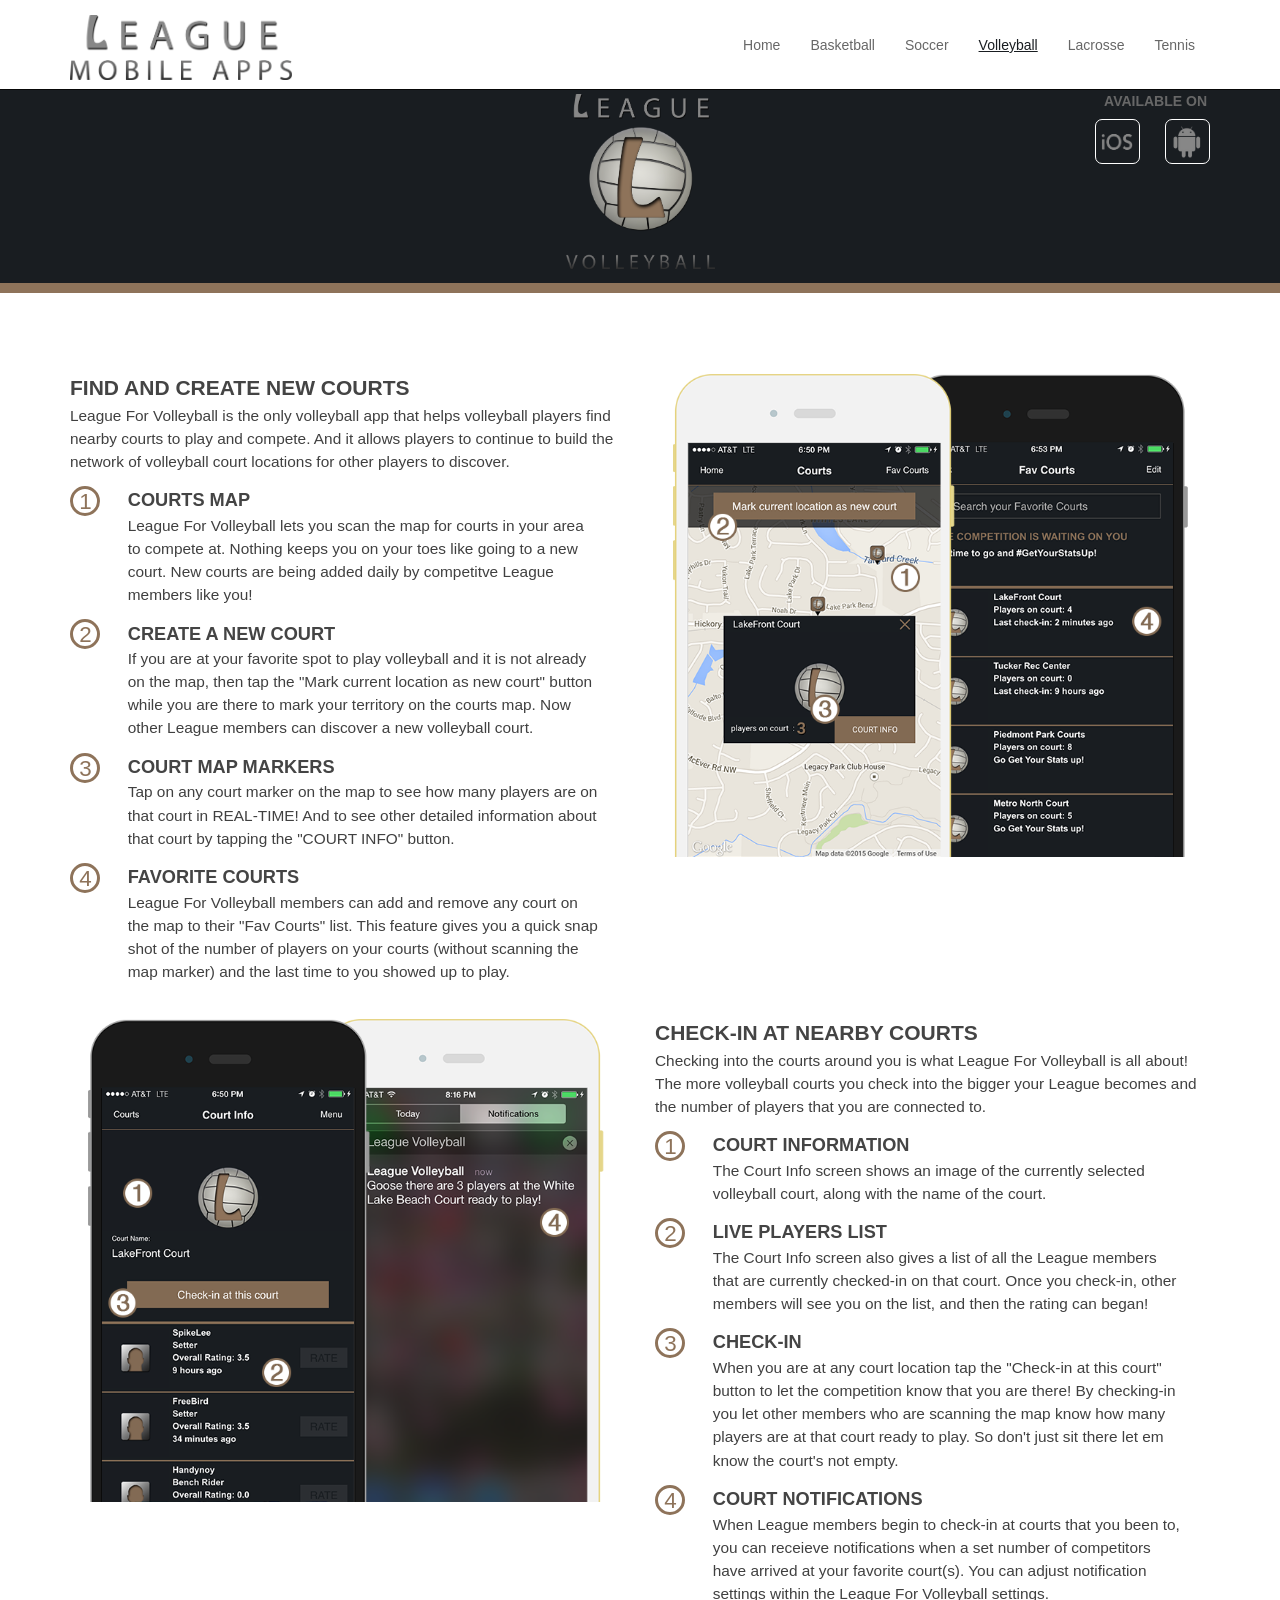
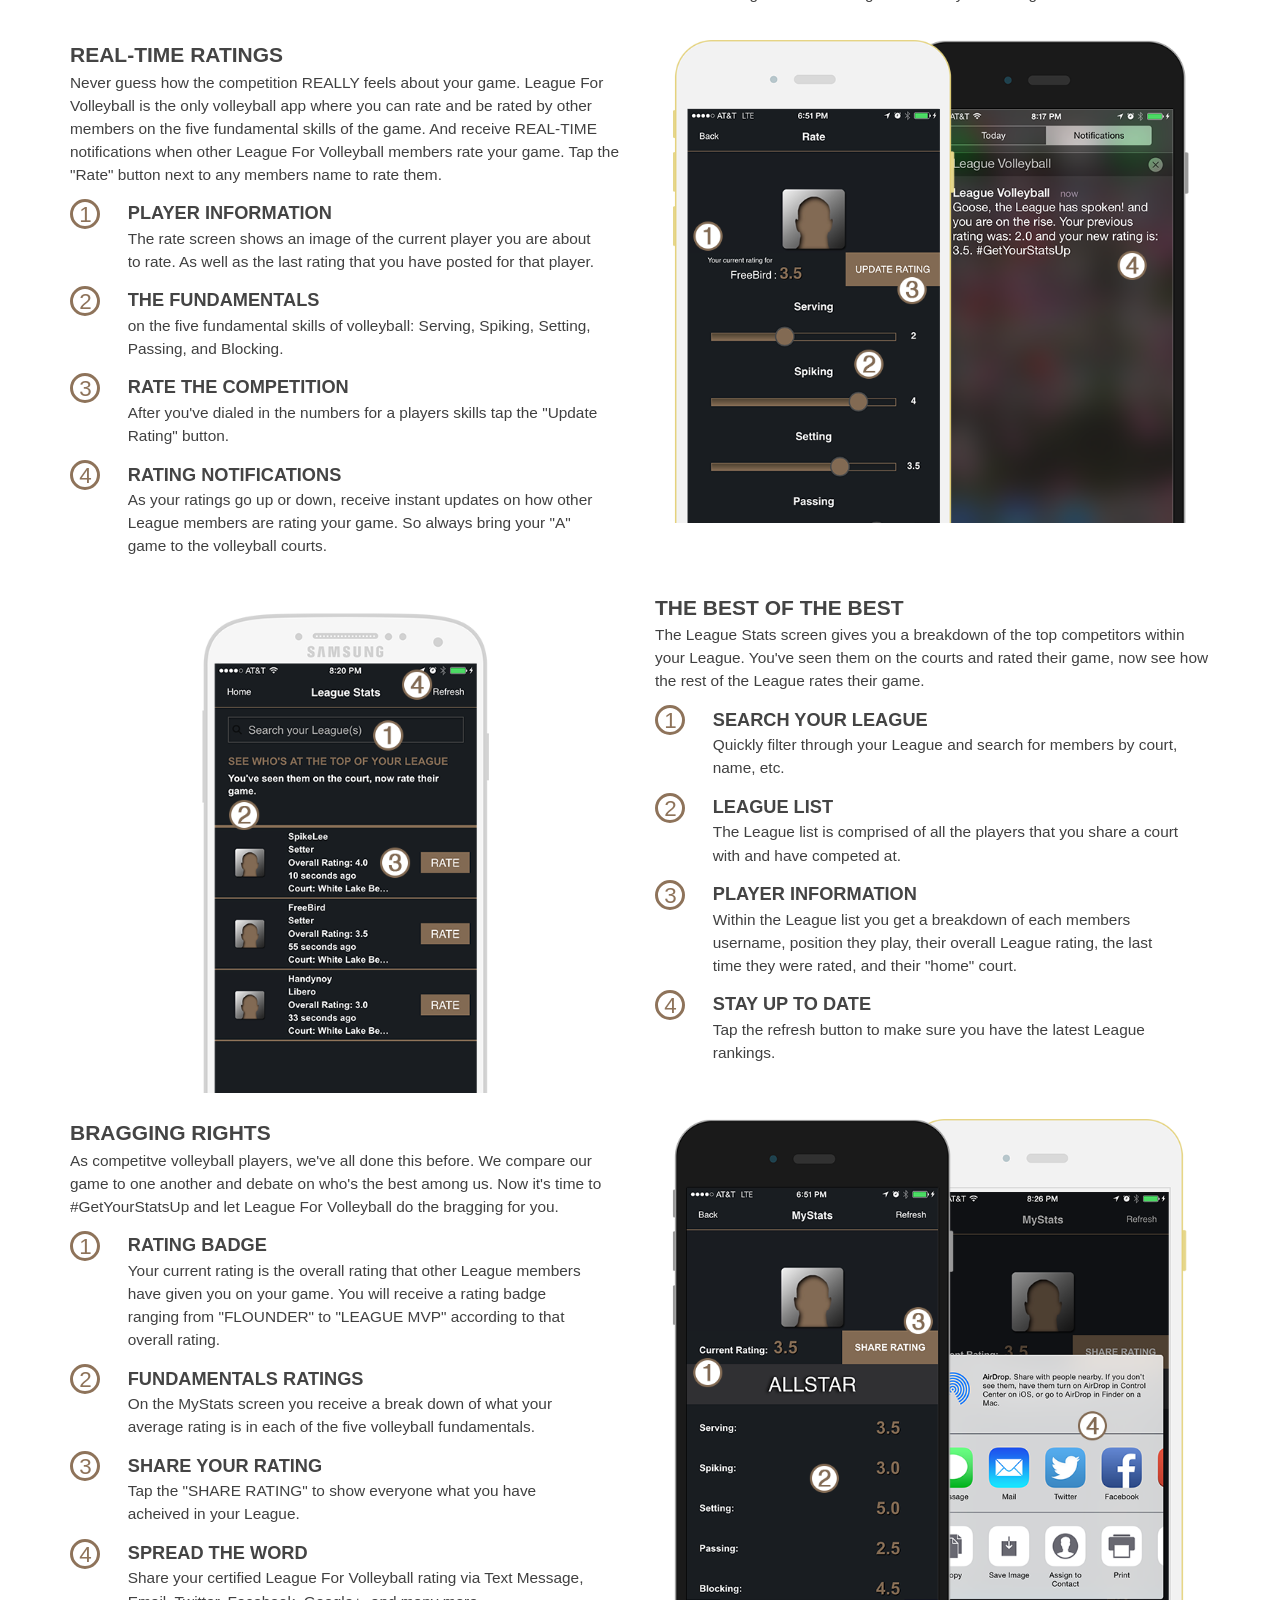
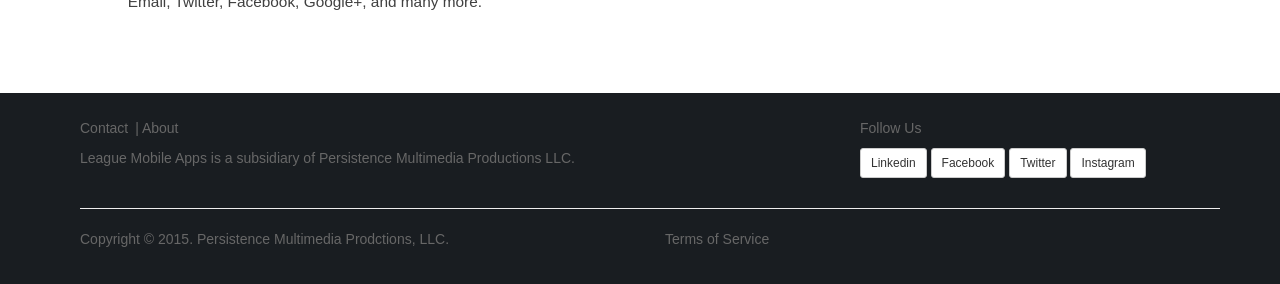
<file: site-archive/volleyball.html>
<!DOCTYPE html>
<html lang="en">
<head>
<meta charset="UTF-8">
<meta name="description" content="League For Volleyball is a mobile app where sports and mobile technology come to play. This app will give volleyball players from amateur to pro the ability to rate their peers on the five fundamental skills of volleyball ( ratings are subjective to how players view one another's skills ). Using geo-location; players can mark their favorite courts to play at, check out the competition, rate and be rated by the players around them. League allows players to post their League rating via social media for all to see. The goal is to have the highest rating among your peers or as we say, in your League. League promotes physical fitness, healthy competition, and social interaction.
It�s time to join in and - GET YOUR STATS UP !">
<meta name="keywords" content="sports mobile apps, volleyball, competitve volleyball, geolocation, mobile technology, sports app, volleyball app, volleyball court, beach volleyball, volleyball players, volleyball stats, volleyball tournament, volleyball wing spiker, volleyball attacker, volleyball setter, volleyball middle blocker, volleyball libero, volleyball league">
<meta name="author" content="Sheldon Bradley">
<meta property="og:image" content="http://www.leaguemobileapps.com/images/fBOpenGraph.jpg">
<meta name="viewport" content="width=device-width, initial-scale=1">
<title>League For Volleyball</title>
<link rel="stylesheet" href="https://maxcdn.bootstrapcdn.com/bootstrap/3.3.4/css/bootstrap.min.css">
<link rel="stylesheet" href="css/LeagueSite.css">
<link rel="stylesheet" href="css/responsive.css">
<script src="https://ajax.googleapis.com/ajax/libs/jquery/1.11.2/jquery.min.js"></script>
<script src="https://maxcdn.bootstrapcdn.com/bootstrap/3.3.4/js/bootstrap.min.js"></script>
<!-- Go to www.addthis.com/dashboard to customize your tools -->
<script type="text/javascript" src="//s7.addthis.com/js/300/addthis_widget.js#pubid=ra-4e3326690eba0b19" async="async"></script>
<script type="text/javascript" src="js/gaTrackingCode.js"></script>
</head>
<body>
<nav id="myNavbar" class="navbar navbar-default navbar-inverse navbar-fixed-top " role="navigation">
    <!-- Brand and toggle get grouped for better mobile display -->
    <div class="container">
        <div class="navbar-header">
            <button type="button" class="navbar-toggle" data-toggle="collapse" data-target="#navbarCollapse">
                <span class="sr-only">Toggle navigation</span>
                <span class="icon-bar"></span>
                <span class="icon-bar"></span>
                <span class="icon-bar"></span>
            </button>
            <a class="navbar-brand" href="index.html"><img src="images/leagueBrandHeader.png" ></a>
        </div>
        <!-- Collect the nav links, forms, and other content for toggling -->
        <div class="collapse navbar-collapse navbar-right" id="navbarCollapse">
            <ul class="nav navbar-nav">
                <li><a href="index.html">Home</a></li>
                <li><a href="basketball.html">Basketball</a></li>
                <li><a href="soccer.html">Soccer</a></li>
                <li class="active"><a href="volleyball.html">Volleyball</a></li>
                <li><a href="lacrosse.html">Lacrosse</a></li>
                <li><a href="tennis.html">Tennis</a></li>
            </ul>
        </div>
    </div>
</nav>
<!--<div class="app-strip strip-basketball">    
</div>-->

<div class="app-brand-logo strip-volleyball">
    
    <div class="container">
        
        <div class="row">
            <div class="col-xs-3"></div> 
            <div class="col-xs-6 bLogo brand-volleyball"></div> 
            <div class="col-xs-3 app-social-right">
                <h5 class="mobile-hide">Available on</h5>
                <div class="platform-icons mobile-hide">
                    <a id="Volleyball" href="http://goo.gl/KojAJb" target="_blank"><span class="ios"></span></a>
                    <a id="Volleyball" href="http://goo.gl/t77SJH" target="_blank"><span class="and"></span></a>
                    
                </div>
                <div class="social-share">
                    
                    <!-- Go to www.addthis.com/dashboard to customize your tools -->
                    <div class="addthis_native_toolbox"></div>
                    
                </div>
                
            </div> 
        </div>
        
    </div>
    
</div>


<div class="container appCntContainer">
    
    <div class="row mobile-only">
    
        <div class="col-xs-12 app-social-center">
            <h5 class="mobile-hide">Download for free on</h5>
            <div class="platform-icons mobile-hide">
                <a id="Volleyball" href="http://goo.gl/KojAJb" target="_blank"><span class="ios"></span></a>
                <a id="Volleyball" href="http://goo.gl/t77SJH" target="_blank"><span class="and"></span></a>
            </div>
            <h5 style="margin-top: 10px;" class="mobile-hide">(Tap Icon To Choose Platform)</h5>
            
        </div> 
    
    
    </div>
    
    <div class="row feature-container">
        
        <div class="col-xs-12 col-sm-6 feature-copy">
            
            <h4>Find and create new courts</h4>
            
            <p>League For Volleyball is the only volleyball app that helps volleyball players find nearby courts to play and compete. And it allows players to continue to build the network of volleyball court locations for other players to discover.</p>
            
            <div class="bullet bullet-volleyball">1</div>
        
            <div class="copy">
                <h6>Courts Map</h6>
                <p>League For Volleyball lets you scan the map for courts in your area to compete at. Nothing keeps you on your toes like going to a new court. New courts are being added daily by competitve League members like you!</p>
            </div>
            
            <div class="bullet bullet-volleyball">2</div>
        
            <div class="copy">
                <h6>Create a new court</h6>
                <p>If you are at your favorite spot to play volleyball and it is not already on the map, then tap the "Mark current location as new court" button while you are there to mark your territory on the courts map. Now other League members can discover a new volleyball court.</p>
            </div>
            
            <div class="bullet bullet-volleyball">3</div>
        
            <div class="copy">
                <h6>Court map markers</h6>
                <p>Tap on any court marker on the map to see how many players are on that court in REAL-TIME! And to see other detailed information about that court by tapping the "COURT INFO" button.</p>
            </div>
            
            <div class="bullet bullet-volleyball">4</div>
        
            <div class="copy">
                <h6>Favorite courts</h6>
                <p>League For Volleyball members can add and remove any court on the map to their "Fav Courts" list. This feature gives you a quick snap shot of the number of players on your courts (without scanning the map marker) and the last time to you showed up to play.</p>
            </div>
            
        </div>
        
        
        <div class="col-xs-12 col-sm-6 feature-graphic feature1-volleyball">
          
        </div>
        
        
    </div>
   
   
    <div class="row feature-container">
           
        
        <div class="col-xs-12 col-sm-6 col-sm-push-6 feature-copy">
            
            <h4>Check-in at nearby courts</h4>
            
            <p>Checking into the courts around you is what League For Volleyball is all about! The more volleyball courts you check into the bigger your League becomes and the number of players that you are connected to.</p>
                
            <div class="bullet bullet-volleyball">1</div>
        
            <div class="copy">
                <h6>Court Information</h6>
                <p>The Court Info screen shows an image of the currently selected volleyball court, along with the name of the court.</p>
            </div>
            
            <div class="bullet bullet-volleyball">2</div>
            
            <div class="copy">
                <h6>Live players list</h6>
                <p>The Court Info screen also gives a list of all the League members that are currently checked-in on that court. Once you check-in, other members will see you on the list, and then the rating can began!</p>
            </div>
            
            
            <div class="bullet bullet-volleyball">3</div>
        
            <div class="copy">
                <h6>Check-in</h6>
                <p>When you are at any court location tap the "Check-in at this court" button to let the competition know that you are there! By checking-in you let other members who are scanning the map know how many players are at that court ready to play. So don't just sit there let em know the court's not empty.</p>
            </div>
            
            <div class="bullet bullet-volleyball">4</div>
        
            <div class="copy">
                <h6>Court Notifications</h6>
                <p>When League members begin to check-in at courts that you been to, you can receieve notifications when a set number of competitors have arrived at your favorite court(s). You can adjust notification settings within the League For Volleyball settings. </p>
            </div>
        
            
        </div>
        
        <div class="col-xs-12 col-sm-6 col-sm-pull-6 feature-graphic feature2-volleyball">
            
           
        </div>
            
        
        
        
    </div>
   
   
    <div class="row feature-container">
        
        <div class="col-xs-12 col-sm-6 feature-copy">
            
            <h4>real-time ratings</h4>
            
            <p>Never guess how the competition REALLY feels about your game. League For Volleyball is the only volleyball app where you can rate and be rated by other members on the five fundamental skills of the game. And receive REAL-TIME notifications when other League For Volleyball members rate your game. Tap the "Rate" button next to any members name to rate them.</p>
            <div class="bullet bullet-volleyball">1</div>
        
            <div class="copy">
                <h6>Player information</h6>
                <p>The rate screen shows an image of the current player you are about to rate. As well as the last rating that you have posted for that player.</p>
            </div>
            
            <div class="bullet bullet-volleyball">2</div>
        
            <div class="copy">
                <h6>The Fundamentals</h6>
                <p> on the five fundamental skills of volleyball: Serving, Spiking, Setting, Passing, and Blocking.</p>
            </div>
            
            <div class="bullet bullet-volleyball">3</div>
        
            <div class="copy">
                <h6>Rate the competition</h6>
                <p>After you've dialed in the numbers for a players skills tap the "Update Rating" button.</p>
            </div>
            
            <div class="bullet bullet-volleyball">4</div>
            
            <div class="copy">
                <h6>Rating Notifications</h6>
                <p>As your ratings go up or down, receive instant updates on how other League members are rating your game. So always bring your "A" game to the volleyball courts.</p>
            </div>
            
        </div>
        
        
        <div class="col-xs-12 col-sm-6 feature-graphic feature3-volleyball">
            
          
            
        </div>
        
    </div>
   
   
    <div class="row feature-container">
        
        
        
        <div class="col-xs-12 col-sm-6 col-sm-push-6 feature-copy">
            
            <h4>The best of the best</h4>
            
            <p>The League Stats screen gives you a breakdown of the top competitors within your League. You've seen them on the courts and rated their game, now see how the rest of the League rates their game.</p>
            
            <div class="bullet bullet-volleyball">1</div>
        
            <div class="copy">
                <h6>Search your league</h6>
                <p>Quickly filter through your League and search for members by court, name, etc. </p>
            </div>
            
            <div class="bullet bullet-volleyball">2</div>
        
            <div class="copy">
                <h6>League List</h6>
                <p>The League list is comprised of all the players that you share a court with and have competed at.</p>
            </div>
            
            <div class="bullet bullet-volleyball">3</div>
        
            <div class="copy">
                <h6>Player Information</h6>
                <p>Within the League list you get a breakdown of each members username, position they play, their overall League rating, the last time they were rated, and their "home" court.</p>
            </div>
            
            <div class="bullet bullet-volleyball">4</div>
            
            <div class="copy">
                <h6>Stay up to date</h6>
                <p>Tap the refresh button to make sure you have the latest League rankings.</p>
            </div>
            
        </div>
        
        <div class="col-xs-12 col-sm-6 col-sm-pull-6 feature-graphic feature4-volleyball">
            
           
        </div>
        
        
        
    </div>
    
    <div class="row feature-container">
        
        <div class="col-xs-12 col-sm-6 feature-copy">
            
            <h4>Bragging rights</h4>
            
            <p>As competitve volleyball players, we've all done this before. We compare our game to one another and debate on who's the best among us. Now it's time to #GetYourStatsUp and let League For Volleyball do the bragging for you.</p>
            
            <div class="bullet bullet-volleyball">1</div>
        
            <div class="copy">
                <h6>Rating Badge</h6>
                <p>Your current rating is the overall rating that other League members have given you on your game. You will receive a rating badge ranging from "FLOUNDER" to "LEAGUE MVP" according to that overall rating.  </p>
            </div>
            
            <div class="bullet bullet-volleyball">2</div>
        
            <div class="copy">
                <h6>Fundamentals Ratings</h6>
                <p>On the MyStats screen you receive a break down of what your average rating is in each of the five volleyball fundamentals.</p>
            </div>
            
            <div class="bullet bullet-volleyball">3</div>
        
            <div class="copy">
                <h6>Share Your Rating</h6>
                <p>Tap the "SHARE RATING" to show everyone what you have acheived in your League.</p>
            </div>
            
            <div class="bullet bullet-volleyball">4</div>
            
            <div class="copy">
                <h6>Spread the Word</h6>
                <p>Share your certified League For Volleyball rating via Text Message, Email, Twitter, Facebook, Google+, and many more. </p>
            </div>
            
        </div>
        
        
        <div class="col-xs-12 col-sm-6 feature-graphic feature5-volleyball">
            
        </div>
        
    </div>
        
   
</div>
    
    <div class="social-share mobile-only">
        
        <!-- Go to www.addthis.com/dashboard to customize your tools -->
        <div class="addthis_native_toolbox"></div>
        
    </div>
    
    
</div>


<footer>
     <div class="container">
        <div class="row">
            <div class="col-xs-12 col-md-8 secondary-foot-links">
                <p><a href="mailto:support@leaguemobileapps.com">Contact</a> | <a href="about.html">About</a></p>
                <p>League Mobile Apps is a subsidiary of Persistence Multimedia Productions LLC.</p>
                
                
            </div>
             <div class="col-xs-12 col-md-4">
                <p>Follow Us</p>
                <p>
                    <a href="https://www.linkedin.com/company/league-mobile-apps" target="_blank" class="btn btn-sm btn-default">Linkedin</a>
                    <a href="https://www.facebook.com/LeagueMobileApps" target="_blank" class="btn btn-sm btn-default">Facebook</a>
                    <a href="https://twitter.com/League4VballApp" target="_blank" class="btn btn-sm btn-default">Twitter</a>
                    <a href="https://instagram.com/leagueforvolleyball_app/" target="_blank" class="btn btn-sm btn-default">Instagram</a>
                </p>
            </div>
        </div>
        
        <hr>
        
        <div class="row">
            <div class="col-xs-12 col-md-6">
                <p>Copyright &#169; 2015. Persistence Multimedia Prodctions, LLC.</p>
            </div>
            <div class="col-xs-12 col-md-6 lower-footer-links" >
                <p><a href="terms.html">Terms of Service</a></p>
            </div>
            
        </div>
        
        
     </div>
</footer>

</body>
</html>
</file>
<file: site-archive/css/LeagueSite.css>
.leagueRed {
  color: #960000;
}
.leagueGreen {
  color: #287226;
}
.leagueBrown {
  color: #8E735A;
}
.leaguePurple {
  color: #5D4097;
}
.leagueYellow {
  color: #D8E009;
}
.logo-heading {
  font-family: Helvetica !important;
}
.mobile-only {
  display: none;
}
body {
  font-family: Helvetica !important;
}
#myNavbar.navbar-inverse.navbar-default {
  background-color: #ffffff /* #191d21*/;
  height: 90px;
}
#myNavbar.navbar-inverse.navbar-default .navbar-brand {
  padding: 15px 0 5px 15px;
  height: 90px;
}
#myNavbar.navbar-inverse.navbar-default .navbar-brand img {
  height: 65px;
  width: auto;
}
#myNavbar.navbar-inverse.navbar-default .navbar-nav {
  margin: 20px 0 0 0;
}
#myNavbar.navbar-inverse.navbar-default .navbar-nav > .active > a {
  color: #191d21;
  background-color: #FFF !important;
  text-decoration: underline !important;
}
#myNavbar.navbar-inverse.navbar-default .navbar-nav > .active > a:hover {
  color: #191d21;
  text-decoration: underline !important;
}
#myNavbar.navbar-inverse.navbar-default .navbar-nav > li > a {
  color: #676767;
}
#myNavbar.navbar-inverse.navbar-default .navbar-nav > li > a:hover {
  color: #191d21;
}
#home-banner {
  padding: 0;
  background: #ffffff url("../images/headBanner.png") center bottom no-repeat;
  background-size: cover;
  background-position: center 0.9em;
  background-position-y: 0.9em;
  border-bottom: solid 3px #191d21;
  margin-top: 60px;
}
#home-banner div .grid_12 a {
  margin: 0;
  padding: 8.5em 0 9em 0;
  display: block;
  width: 100%;
  height: 347px;
}
#homeCntContainer {
  background-color: #fff;
  overflow: hidden;
  margin-bottom: 40px;
}
#homeCntContainer .productListing {
  text-align: center;
  z-index: 100;
  padding-bottom: 0 !important;
}
#homeCntContainer .productListing h3 {
  font-weight: 600;
  font-size: 1.3em;
  margin: 0.4em 0 0;
  padding: 0;
}
#homeCntContainer .productListing p {
  color: #191d21;
  line-height: 1.5em;
  font-weight: 400;
  font-size: 1.05em;
  max-width: 250px;
  margin: 1em auto .3em;
  height: 90px;
}
#homeCntContainer .productListing a.btn {
  padding: 0.45em 0;
  display: inline-block;
  width: 60%;
  max-width: 190px;
  text-align: center;
  color: #fff !important;
  text-decoration: none;
  border-radius: 4px;
}
#homeCntContainer .productListing .icon_Grid {
  padding: 40px 0 0 0;
}
#homeCntContainer .productListing .icon_Grid .logo {
  margin: 0 auto;
  padding: 0;
  min-height: 150px;
  max-width: 253px;
  max-height: 253px;
  display: block;
}
#homeCntContainer .productListing .icon_Grid a.basketballApp {
  background: url("../images/basketballIconLarge.png") center top no-repeat;
  background-size: contain;
  cursor: pointer;
}
#homeCntContainer .productListing .icon_Grid a.soccerApp {
  background: url("../images/soccerIconLarge.png") center top no-repeat;
  background-size: contain;
  cursor: pointer;
}
#homeCntContainer .productListing .icon_Grid a.volleyballApp {
  background: url("../images/volleyballIconLarge.png") center top no-repeat;
  background-size: contain;
  cursor: pointer;
}
#homeCntContainer .productListing .icon_Grid a.tennisApp {
  background: url("../images/tennisIconLarge.png") center top no-repeat;
  background-size: contain;
  cursor: pointer;
}
#homeCntContainer .productListing .icon_Grid a.lacrosseApp {
  background: url("../images/lacrosseIconLarge.png") center top no-repeat;
  background-size: contain;
  cursor: pointer;
}
#homeCntContainer .productListing .icon_Grid .supported-os {
  margin: 0;
  padding: 0.6em 0 2em 0;
  text-align: center;
}
#homeCntContainer .productListing .icon_Grid .supported-os a {
  text-decoration: none !important;
}
#homeCntContainer .productListing .icon_Grid .supported-os span {
  height: 45px;
  width: 45px;
  display: inline-block;
  margin: 0 1.5em;
  border: solid #444444 .125em;
  border-radius: .05em;
  -webkit-border-radius: .5em;
}
#homeCntContainer .productListing .icon_Grid .supported-os span.ios {
  background: url("../images/ico_os-logo-ios.png") center center no-repeat;
  background-size: 75%;
}
#homeCntContainer .productListing .icon_Grid .supported-os span.and {
  background: url("../images/ico_os-logo-and.png") center center no-repeat;
  background-size: 75%;
}
#homeCntContainer .productListing .icon_Grid .clear-both .gray {
  background-color: #676767 !important;
  border: 1px solid #676767;
}
.strip-basketball {
  border-bottom: solid 10px #960000 !important;
}
.brand-basketball {
  background: url("../images/app-brandLogo-basketball.png") center center no-repeat;
  background-size: contain;
}
.bullet-basketball {
  border-color: #960000 !important;
  color: #960000 !important;
}
.feature1-basketball {
  background: url("../images/basketballFeature1.png") top center no-repeat;
  background-size: contain;
}
.feature2-basketball {
  background: url("../images/basketballFeature2.png") top center no-repeat;
  background-size: contain;
}
.feature3-basketball {
  background: url("../images/basketballFeature3.png") top center no-repeat;
  background-size: contain;
}
.feature4-basketball {
  background: url("../images/basketballFeature4.png") top center no-repeat;
  background-size: contain;
}
.feature5-basketball {
  background: url("../images/basketballFeature5.png") top center no-repeat;
  background-size: contain;
}
.strip-tennis {
  border-bottom: solid 10px #D8E009 !important;
}
.brand-tennis {
  background: url("../images/app-brandLogo-tennis.png") center center no-repeat;
  background-size: contain;
}
.bullet-tennis {
  border-color: #D8E009 !important;
  color: #D8E009 !important;
  background: #4B4B4B !important;
}
.feature1-tennis {
  background: url("../images/tennisFeature1.png") top center no-repeat;
  background-size: contain;
}
.feature2-tennis {
  background: url("../images/tennisFeature2.png") top center no-repeat;
  background-size: contain;
}
.feature3-tennis {
  background: url("../images/tennisFeature3.png") top center no-repeat;
  background-size: contain;
}
.feature4-tennis {
  background: url("../images/tennisFeature4.png") top center no-repeat;
  background-size: contain;
}
.feature5-tennis {
  background: url("../images/tennisFeature5.png") top center no-repeat;
  background-size: contain;
}
.strip-soccer {
  border-bottom: solid 10px #287226 !important;
}
.brand-soccer {
  background: url("../images/app-brandLogo-soccer.png") center center no-repeat;
  background-size: contain;
}
.bullet-soccer {
  border-color: #287226 !important;
  color: #287226 !important;
}
.feature1-soccer {
  background: url("../images/soccerFeature1.png") top center no-repeat;
  background-size: contain;
}
.feature2-soccer {
  background: url("../images/soccerFeature2.png") top center no-repeat;
  background-size: contain;
}
.feature3-soccer {
  background: url("../images/soccerFeature3.png") top center no-repeat;
  background-size: contain;
}
.feature4-soccer {
  background: url("../images/soccerFeature4.png") top center no-repeat;
  background-size: contain;
}
.feature5-soccer {
  background: url("../images/soccerFeature5.png") top center no-repeat;
  background-size: contain;
}
.strip-volleyball {
  border-bottom: solid 10px #8E735A !important;
}
.brand-volleyball {
  background: url("../images/app-brandLogo-volleyball.png") center center no-repeat;
  background-size: contain;
}
.bullet-volleyball {
  border-color: #8E735A !important;
  color: #8E735A !important;
}
.feature1-volleyball {
  background: url("../images/volleyballFeature1.png") top center no-repeat;
  background-size: contain;
}
.feature2-volleyball {
  background: url("../images/volleyballFeature2.png") top center no-repeat;
  background-size: contain;
}
.feature3-volleyball {
  background: url("../images/volleyballFeature3.png") top center no-repeat;
  background-size: contain;
}
.feature4-volleyball {
  background: url("../images/volleyballFeature4.png") top center no-repeat;
  background-size: contain;
}
.feature5-volleyball {
  background: url("../images/volleyballFeature5.png") top center no-repeat;
  background-size: contain;
}
.strip-lacrosse {
  border-bottom: solid 10px #5D4097 !important;
}
.brand-lacrosse {
  background: url("../images/app-brandLogo-lacrosse.png") center center no-repeat;
  background-size: contain;
}
.bullet-lacrosse {
  border-color: #5D4097 !important;
  color: #5D4097 !important;
}
.feature1-lacrosse {
  background: url("../images/lacrosseFeature1.png") top center no-repeat;
  background-size: contain;
}
.feature2-lacrosse {
  background: url("../images/lacrosseFeature2.png") top center no-repeat;
  background-size: contain;
}
.feature3-lacrosse {
  background: url("../images/lacrosseFeature3.png") top center no-repeat;
  background-size: contain;
}
.feature4-lacrosse {
  background: url("../images/lacrosseFeature4.png") top center no-repeat;
  background-size: contain;
}
.feature5-lacrosse {
  background: url("../images/lacrosseFeature5.png") top center no-repeat;
  background-size: contain;
}
.app-strip {
  height: 60px;
  margin-bottom: 100px;
}
.app-brand-logo {
  padding: 1em 0;
  margin: 80px 0 75px;
  background-color: #191d21;
}
.app-brand-logo .container .row .bLogo {
  height: 175px;
}
.app-brand-logo .container .row .app-social-right {
  text-align: right !important;
  position: relative;
}
.app-brand-logo .container .row .app-social-right h5 {
  text-transform: uppercase;
  color: #676767;
  font-weight: 600;
  font-size: 1em;
  margin: 0 3px 10px 3px;
  padding: 0;
}
.app-brand-logo .container .row .app-social-right .platform-icons {
  height: 45px;
}
.app-brand-logo .container .row .app-social-right .platform-icons a {
  text-decoration: none !important;
}
.app-brand-logo .container .row .app-social-right .platform-icons span {
  height: 45px;
  width: 45px;
  display: inline-block;
  border: solid #FFF .125em;
  border-radius: .05em;
  -webkit-border-radius: .5em;
}
.app-brand-logo .container .row .app-social-right .platform-icons span.ios {
  background: url("../images/ico_os-logo-ios.png") center center no-repeat;
  background-size: 75%;
  margin: 0 1.5em;
}
.app-brand-logo .container .row .app-social-right .platform-icons span.and {
  background: url("../images/ico_os-logo-and.png") center center no-repeat;
  background-size: 75%;
}
.app-brand-logo .container .row .app-social-right .social-share {
  float: right;
  width: 100px;
  padding-top: 20px;
}
.appCntContainer .app-social-center h5 {
  margin-bottom: 10px;
}
.appCntContainer .app-social-center .platform-icons a {
  text-decoration: none !important;
}
.appCntContainer .app-social-center .platform-icons span {
  height: 45px;
  width: 45px;
  display: inline-block;
  margin: 0 1.5em;
  border: solid #444444 .125em;
  border-radius: .05em;
  -webkit-border-radius: .5em;
}
.appCntContainer .app-social-center .platform-icons span.ios {
  background: url("../images/ico_os-logo-ios.png") center center no-repeat;
  background-size: 75%;
}
.appCntContainer .app-social-center .platform-icons span.and {
  background: url("../images/ico_os-logo-and.png") center center no-repeat;
  background-size: 75%;
}
.appCntContainer .feature-container {
  margin-bottom: 20px;
}
.appCntContainer .feature-container p {
  color: #404040;
  line-height: 1.5em;
  font-weight: 400;
  font-size: 1.1em;
}
.appCntContainer .feature-container .feature-copy h4 {
  color: #444444;
  font-weight: 600;
  margin: 0 0 1em;
  padding: 0;
  text-transform: uppercase;
  font-size: 1.5em !important;
  padding-top: 0.4em !important;
  padding-bottom: 0em !important;
  margin-bottom: 0.2em !important;
}
.appCntContainer .feature-container .feature-copy .bullet {
  margin-top: 3px;
  background: #fff;
  float: left;
  width: 30px;
  height: 30px;
  border-radius: 30px;
  border: 3px solid !important;
  color: #fff;
  text-align: center;
  -webkit-box-sizing: border-box;
  -moz-box-sizing: border-box;
  box-sizing: border-box;
  font-size: 1.6em;
  line-height: 26px;
  padding-left: 1px;
}
.appCntContainer .feature-container .feature-copy .copy {
  float: left;
  width: 85%;
  margin-left: 5%;
}
.appCntContainer .feature-container .feature-copy .copy h6 {
  color: #444444;
  font-weight: 600;
  margin: 0 0 1em;
  padding: 0;
  text-transform: uppercase;
  font-size: 1.3em !important;
  padding-top: 0.4em !important;
  padding-bottom: 0em !important;
  margin-bottom: 0.2em !important;
}
.appCntContainer .feature-container .feature-copy .copy p {
  margin-top: 0 !important;
}
.appCntContainer .feature-container .feature-graphic {
  min-height: 500px;
  margin-top: .4em;
}
#aboutCntContainer {
  margin-top: 30px;
}
#aboutCntContainer h4 {
  color: #444444;
  font-weight: 600;
  margin: 0 0 1em;
  padding: 0;
  text-transform: uppercase;
  font-size: 1.5em !important;
  padding-top: 0.4em !important;
  margin-bottom: 0.5em !important;
  border-bottom: 1px solid #eee;
  padding-bottom: 9px;
}
#aboutCntContainer h6 {
  color: #444444;
  font-weight: 600;
  margin: 0 0 1em;
  padding: 0;
  text-transform: uppercase;
  font-size: 1em !important;
  padding-top: 0.4em !important;
  padding-bottom: .5em !important;
  margin-bottom: 0.2em !important;
}
#aboutCntContainer p {
  color: #404040;
  line-height: 1.5em;
  font-weight: 400;
  font-size: 1.1em;
}
#aboutCntContainer blockquote {
  font-size: 1.2em;
}
#aboutCntContainer .team-photo {
  min-height: 450px;
  background: url("../images/headShot.jpg") top center no-repeat;
  background-size: contain;
  margin-top: 40px;
}
#termsContent {
  margin-top: 30px;
}
#termsContent h1 {
  color: #444444;
  font-weight: 600;
  margin: 0 0 1em;
  padding: 0;
  text-transform: uppercase;
  font-size: 1.5em !important;
  padding-top: 0.4em !important;
  margin-bottom: 0.5em !important;
  border-bottom: 1px solid #eee;
  padding-bottom: 9px;
}
#termsContent h4 {
  color: #444444;
  font-weight: 600;
  margin: 0 0 1em;
  padding: 0;
  text-transform: uppercase;
  font-size: 1em !important;
  padding-top: 0.4em !important;
  padding-bottom: .5em !important;
  margin-bottom: 0.2em !important;
}
.lower-social-share {
  padding: 20px 0 0 20px;
}
footer {
  background-color: #191d21;
  height: auto;
  width: 100%;
  margin-top: 50px;
  padding: 25px 0 25px 20px;
  color: #676767;
}
footer .secondary-foot-links a {
  margin: 0 3px 0 0;
  color: #676767;
}
footer .secondary-foot-links a:hover {
  color: #FFF;
  text-decoration: underline;
}
footer .lower-footer-links a {
  margin: 0 3px 0 0;
  color: #676767;
}
footer .lower-footer-links a:hover {
  color: #FFF;
  text-decoration: underline;
}
</file>
<file: site-archive/css/responsive.css>
/* Smartphones (portrait and landscape) ----------- */
@media only screen and (min-device-width : 320px) and (max-device-width : 480px) {

      #home-banner{
      
      background-size: cover;
      margin-top: 55px;
  }
  
  #home-banner div .grid_12 a {
    padding: 8.5em 0 9em 0;
    width: 100%;
    height: auto;
  }

  #myNavbar.navbar-inverse.navbar-default{
    height: 70px;
  }

  #myNavbar.navbar-inverse.navbar-default .navbar-brand img{
    height: 35px;
  }

  .navbar-nav{
    margin: 20px 0 0 0;
  }
  
  .navbar-toggle{
    margin-top: 15px;
    
  }
  
  #myNavbar.navbar-inverse.navbar-default .navbar-toggle{
    
    background-color: #191d21 !important;
    
  }
  
  #myNavbar.navbar-inverse.navbar-default .navbar-collapse{
    background-color: #191d21 !important;
    
  }  

 .app-social-right{
    display:none;
    
  }
  
  .app-brand-logo{
    margin-top:60px;
    margin-bottom:20px;
    border-bottom: solid 5px;
  }
  .app-brand-logo .container .row .bLogo{
    height: 135px;
  }
  
  .mobile-only{
  
  display: block;
  
  }

  .app-social-center{
      
      text-align: center !important;
      margin-bottom: 20px;
  }    
      
  .app-social-center h5{
      text-transform: uppercase;
      color: #444444;
      font-weight: 600;
      font-size: 1em;
      margin: 0 3px 0;
      padding: 0;
  }
      
  .app-social-center .platform-icons{
        height: 45px;
  }      
  
  .platform-icons .ico-mac{
      background: url('../images/ico_os-logo-ios.png') center center no-repeat;
      display: inline-block;
  }
        
  .platform-icons .ico-and {
      background: url('../images/ico_os-logo-and.png') center center no-repeat;
      display: inline-block;
  }
        
  .platform-icons a{
    
    padding: 0;
    height: 45px;
    width: 28%;
    
  }
        

  
  .appCntContainer .feature-container .feature-copy .bullet{
    margin-top: 8px;
    width: 20px;
    height: 20px;
    border-radius: 20px;
    font-size: 1.1em;
    line-height: 15px;
    border: 2px solid !important;
    
  }
  
  .appCntContainer .feature-container .feature-copy .copy h6{
    font-weight: 500;
    font-size: 1.2em !important;
  }
  
  .appCntContainer .feature-container p{
    font-size: 1em;
  }
  
  
  .appCntContainer .feature-container .feature-graphic{
    min-height: 300px;
  }
  
  
  div.social-share.mobile-only{
    width:100%;
    margin: 20px auto 0;
    padding-left: .5em;
    
  }






}

/* Smartphones (landscape) ----------- */
@media only screen and (min-width : 321px) and (max-width : 768px){

    #home-banner{
      
      background-size: cover;
      margin-top: 55px;
  }
  
  #home-banner div .grid_12 a {
    padding: 8.5em 0 9em 0;
    width: 100%;
    height: auto;
  }

  #myNavbar.navbar-inverse.navbar-default{
    height: 70px;
  }

  #myNavbar.navbar-inverse.navbar-default .navbar-brand img{
    height: 35px;
  }

  .navbar-nav{
    margin: 20px 0 0 0;
  }
  
  .navbar-toggle{
    margin-top: 15px;
    
  }
  
  #myNavbar.navbar-inverse.navbar-default .navbar-toggle{
    
    background-color: #191d21 !important;
    
  }
  
  #myNavbar.navbar-inverse.navbar-default .navbar-collapse{
    background-color: #191d21 !important;
    
  }  

 .app-social-right{
    display:none;
    
  }
  
  .app-brand-logo{
    margin-top:60px;
    margin-bottom:20px;
    border-bottom: solid 5px;
  }
  .app-brand-logo .container .row .bLogo{
    height: 135px;
  }
  
  .mobile-only{
  
  display: block;
  
  }

  .app-social-center{
      
      text-align: center !important;
      margin-bottom: 20px;
  }    
      
  .app-social-center h5{
      text-transform: uppercase;
      color: #444444;
      font-weight: 600;
      font-size: 1em;
      margin: 0 3px 0;
      padding: 0;
  }
      
  .app-social-center .platform-icons{
        height: 45px;
  }      
  
  .platform-icons .ico-mac{
      background: url('../images/ico_os-logo-ios.png') center center no-repeat;
      display: inline-block;
  }
        
  .platform-icons .ico-and {
      background: url('../images/ico_os-logo-and.png') center center no-repeat;
      display: inline-block;
  }
        
  .platform-icons a{
    
    padding: 0;
    height: 45px;
    width: 28%;
    
  }
        
  .appCntContainer .feature-container .feature-copy .copy {

    width: 93%;
    margin-left: 3%;  
  }
  
  .appCntContainer .feature-container .feature-copy .bullet{
    margin-top: 8px;
    width: 20px;
    height: 20px;
    border-radius: 20px;
    font-size: 1.1em;
    line-height: 15px;
    border: 2px solid !important;
    
  }
  
  .appCntContainer .feature-container .feature-copy .copy h6{
    font-weight: 500;
    font-size: 1.2em !important;
  }
  
  .appCntContainer .feature-container p{
    font-size: 1em;
  }
  
  
  .appCntContainer .feature-container .feature-graphic{
    min-height: 300px;
  }
  
  
  div.social-share.mobile-only{
    width:100%;
    margin: 20px auto 0;
    padding-left: .5em;
    
  }






}

/* Smartphones (portrait) ----------- */
@media only screen and (max-width : 320px) {
/* Styles */
}

/* iPads (portrait and landscape) ----------- */
@media only screen and (min-device-width : 768px) and (max-device-width : 1024px) {
/* Styles */
}

/* iPads (landscape) ----------- */
@media only screen and (min-device-width : 768px) and (max-device-width : 1024px) and (orientation : landscape) {
/* Styles */
}

/* iPads (portrait) ----------- */
@media only screen and (min-device-width : 768px) and (max-device-width : 1024px) and (orientation : portrait) {
/* Styles */
}
/**********
iPad 3
**********/
@media only screen and (min-device-width : 768px) and (max-device-width : 1024px) and (orientation : landscape) and (-webkit-min-device-pixel-ratio : 2) {
/* Styles */
}

@media only screen and (min-device-width : 768px) and (max-device-width : 1024px) and (orientation : portrait) and (-webkit-min-device-pixel-ratio : 2) {
/* Styles */
}
/* Desktops and laptops ----------- */
@media only screen  and (min-width : 1224px) {
/* Styles */
}

/* Large screens ----------- */
@media only screen  and (min-width : 1824px) {
/* Styles */
}

/* iPhone 4 ----------- */
@media only screen and (min-device-width : 320px) and (max-device-width : 480px) and (orientation : landscape) and (-webkit-min-device-pixel-ratio : 2) {
/* Styles */
}

@media only screen and (min-device-width : 320px) and (max-device-width : 480px) and (orientation : portrait) and (-webkit-min-device-pixel-ratio : 2) {

.appCntContainer .feature-container .feature-copy .copy {

    width: 85%;
    margin-left: 5%;  
  }


}

/* iPhone 5 ----------- */
@media only screen and (min-device-width: 320px) and (max-device-height: 568px) and (orientation : landscape) and (-webkit-device-pixel-ratio: 2){
/* Styles */
}

@media only screen and (min-device-width: 320px) and (max-device-height: 568px) and (orientation : portrait) and (-webkit-device-pixel-ratio: 2){
/* Styles */
}

/* iPhone 6 ----------- */
@media only screen and (min-device-width: 375px) and (max-device-height: 667px) and (orientation : landscape) and (-webkit-device-pixel-ratio: 2){
/* Styles */
}

@media only screen and (min-device-width: 375px) and (max-device-height: 667px) and (orientation : portrait) and (-webkit-device-pixel-ratio: 2){
/* Styles */
}

/* iPhone 6+ ----------- */
@media only screen and (min-device-width: 414px) and (max-device-height: 736px) and (orientation : landscape) and (-webkit-device-pixel-ratio: 2){
/* Styles */
}

@media only screen and (min-device-width: 414px) and (max-device-height: 736px) and (orientation : portrait) and (-webkit-device-pixel-ratio: 2){
/* Styles */
}

/* Samsung Galaxy S3 ----------- */
@media only screen and (min-device-width: 320px) and (max-device-height: 640px) and (orientation : landscape) and (-webkit-device-pixel-ratio: 2){
/* Styles */
}

@media only screen and (min-device-width: 320px) and (max-device-height: 640px) and (orientation : portrait) and (-webkit-device-pixel-ratio: 2){
/* Styles */
}

/* Samsung Galaxy S4 ----------- */
@media only screen and (min-device-width: 320px) and (max-device-height: 640px) and (orientation : landscape) and (-webkit-device-pixel-ratio: 3){
/* Styles */
}

@media only screen and (min-device-width: 320px) and (max-device-height: 640px) and (orientation : portrait) and (-webkit-device-pixel-ratio: 3){
/* Styles */
}

/* Samsung Galaxy S5 ----------- */
@media only screen and (min-device-width: 360px) and (max-device-height: 640px) and (orientation : landscape) and (-webkit-device-pixel-ratio: 3){
/* Styles */
}

@media only screen and (min-device-width: 360px) and (max-device-height: 640px) and (orientation : portrait) and (-webkit-device-pixel-ratio: 3){
/* Styles */
}
</file>
